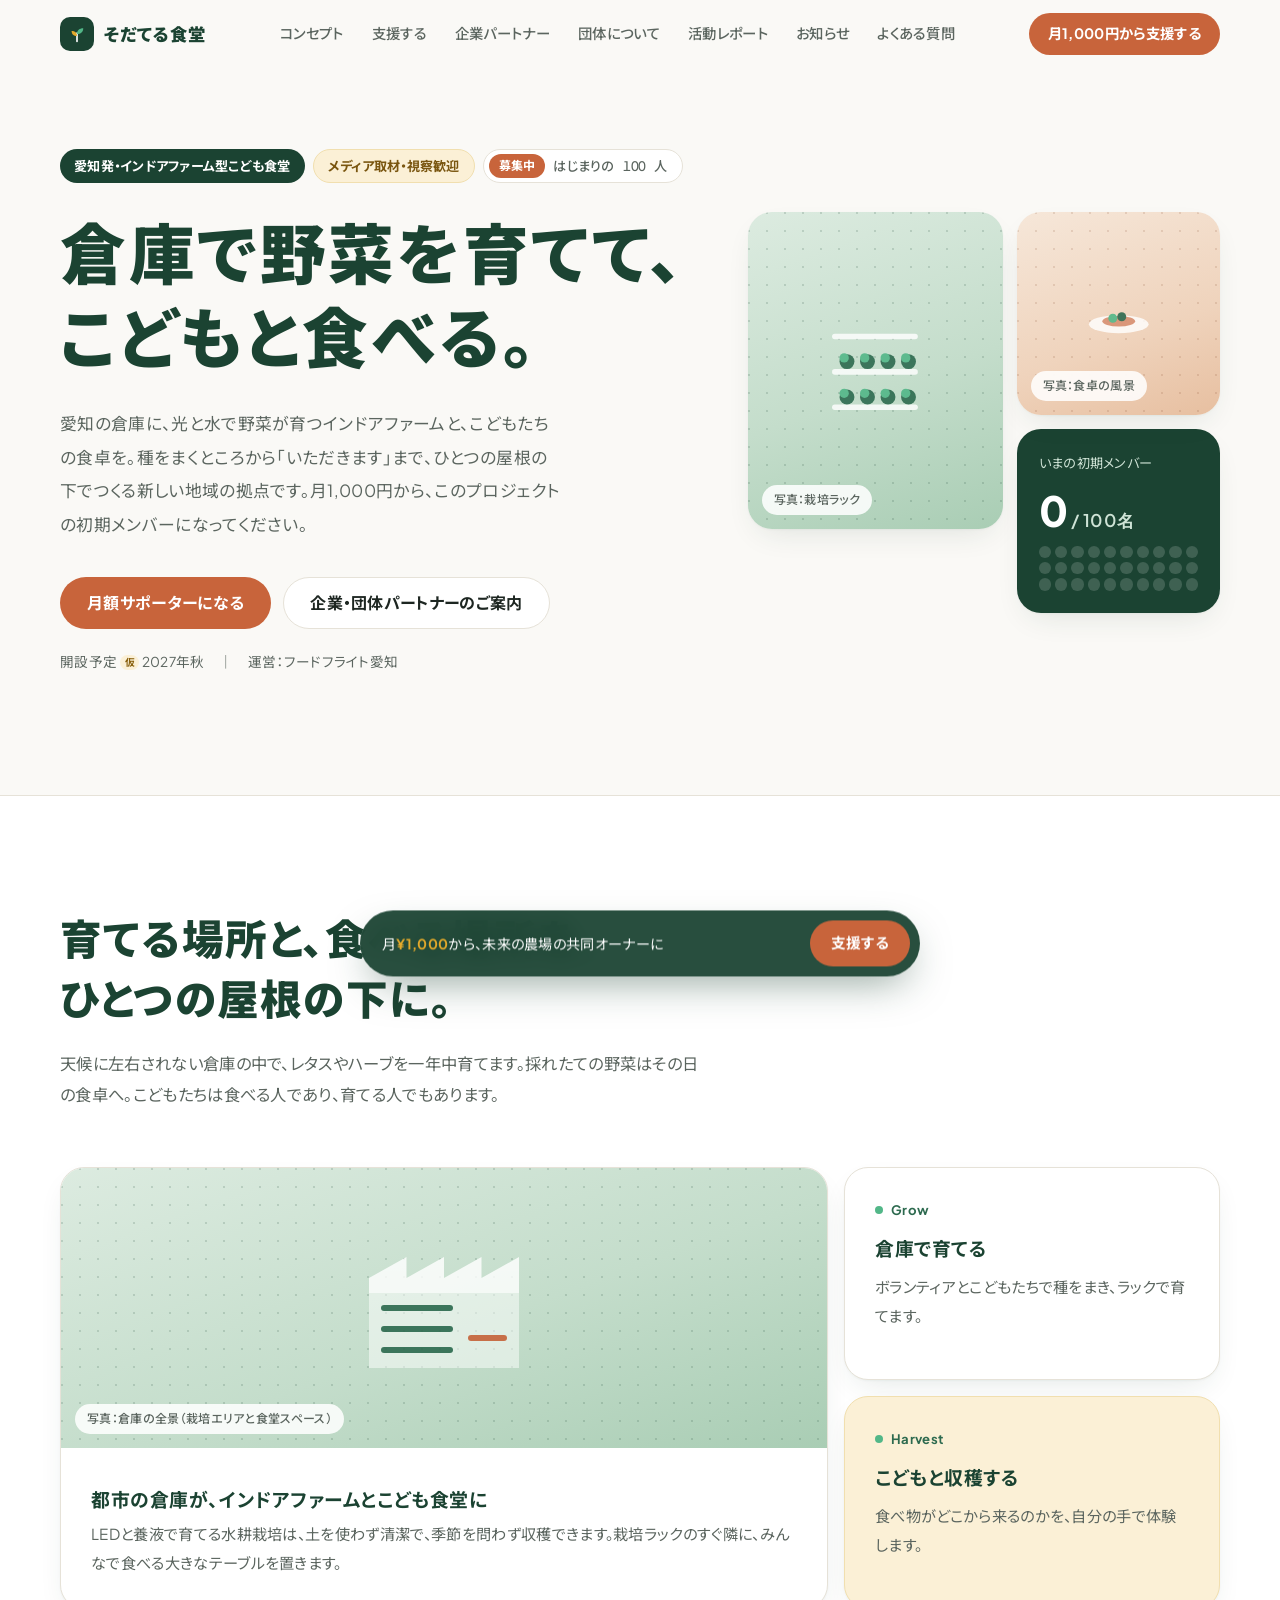
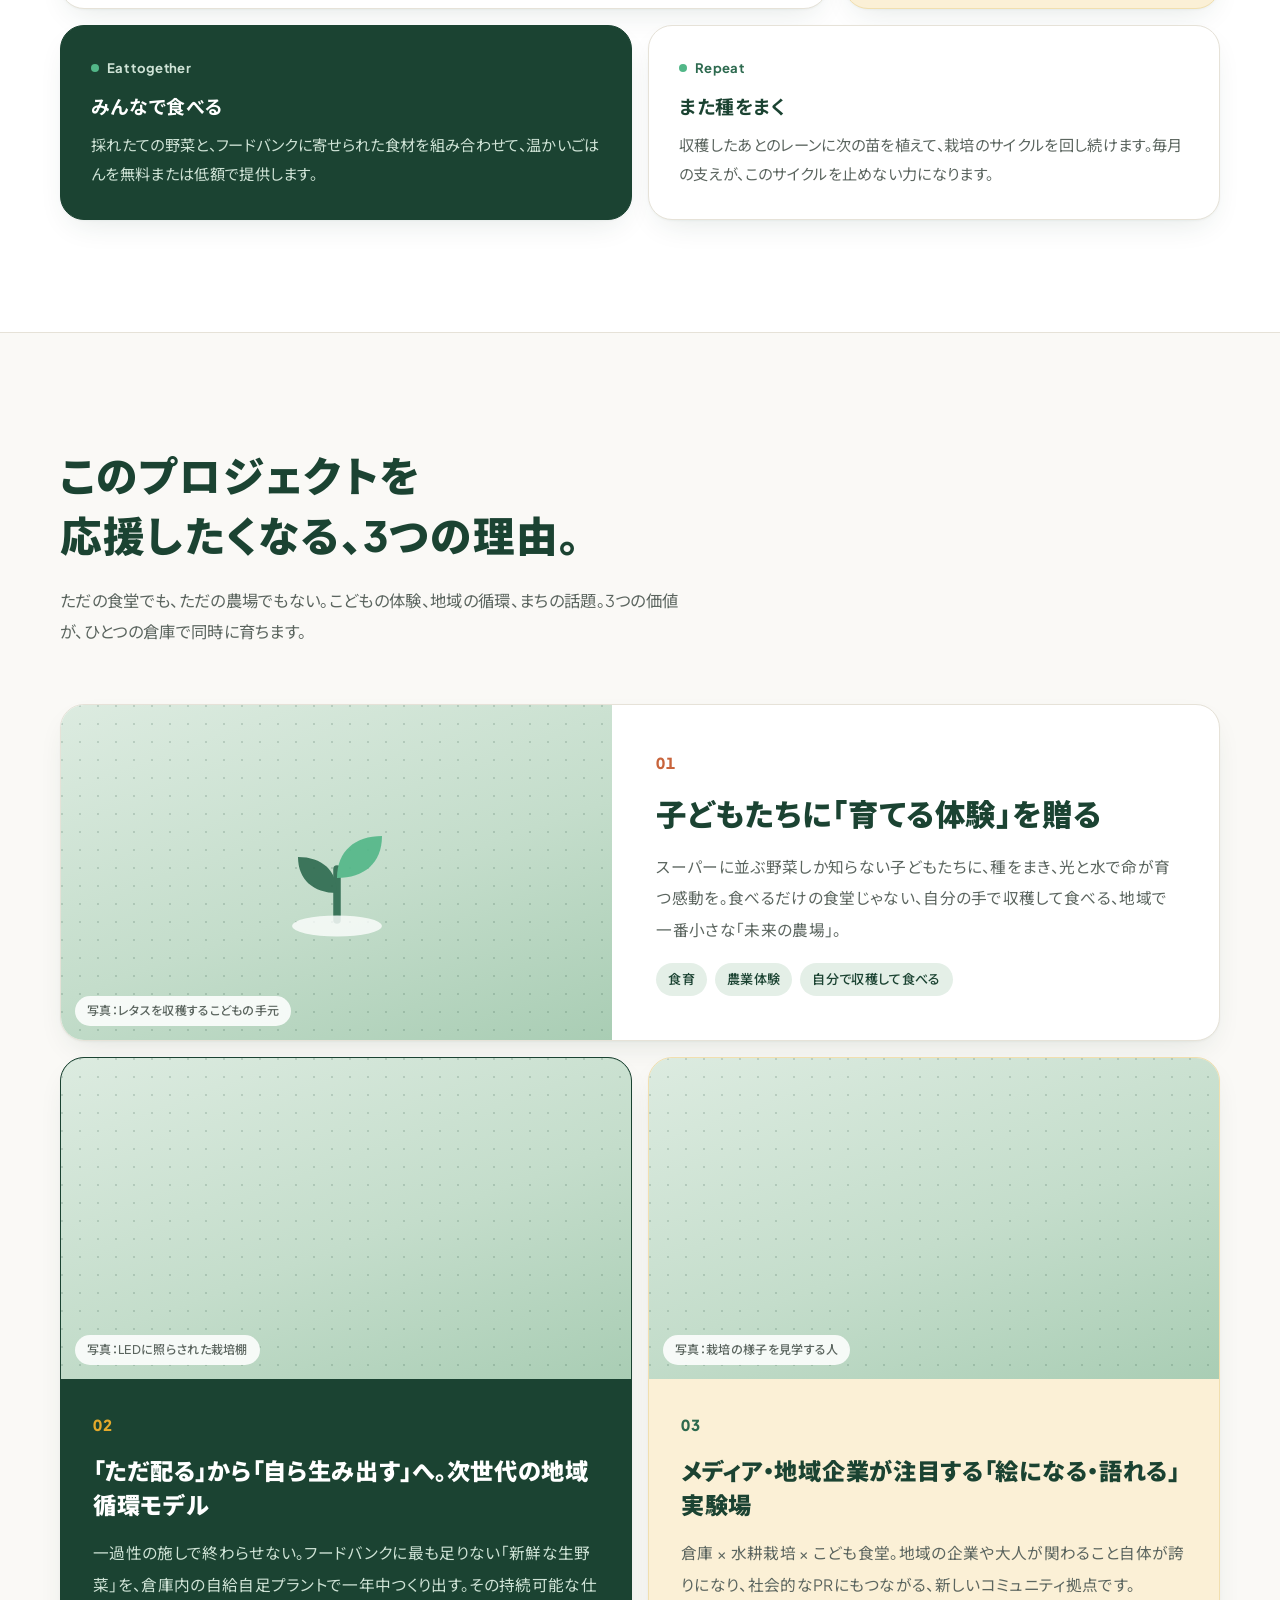
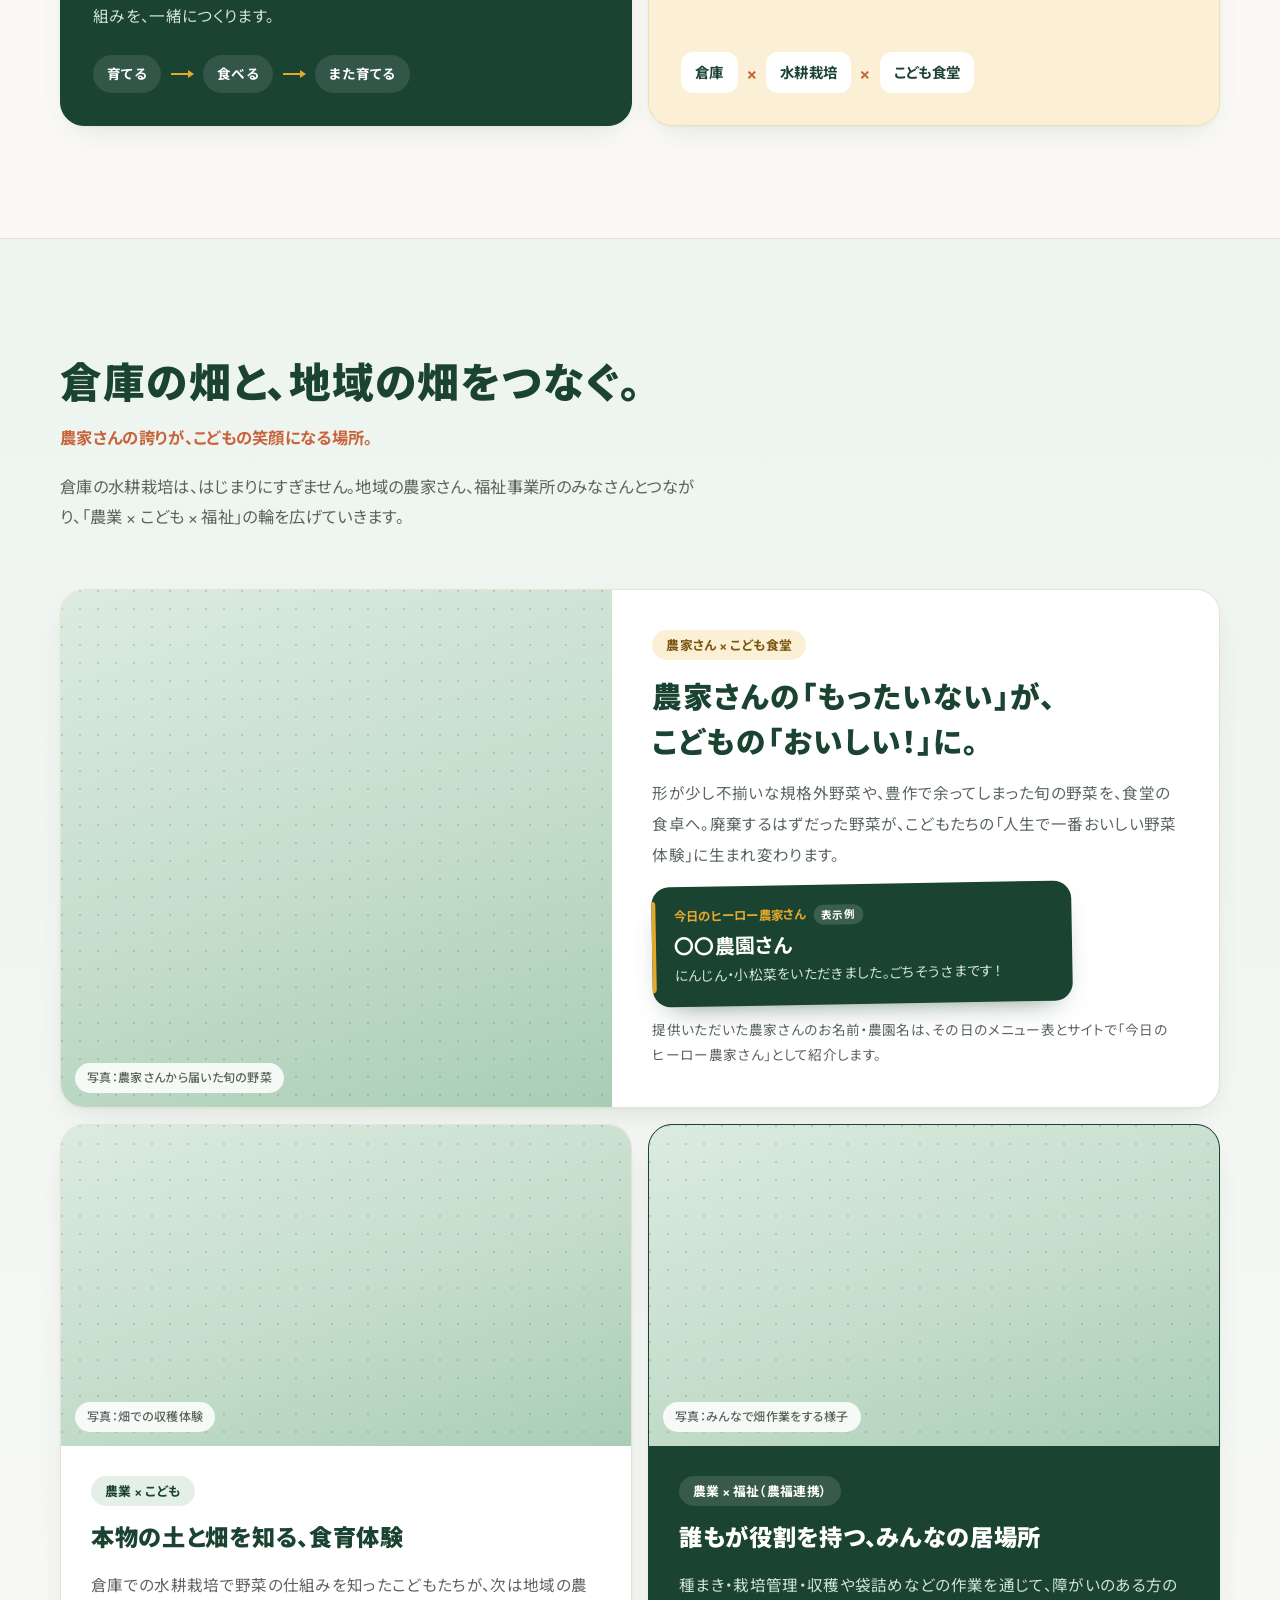
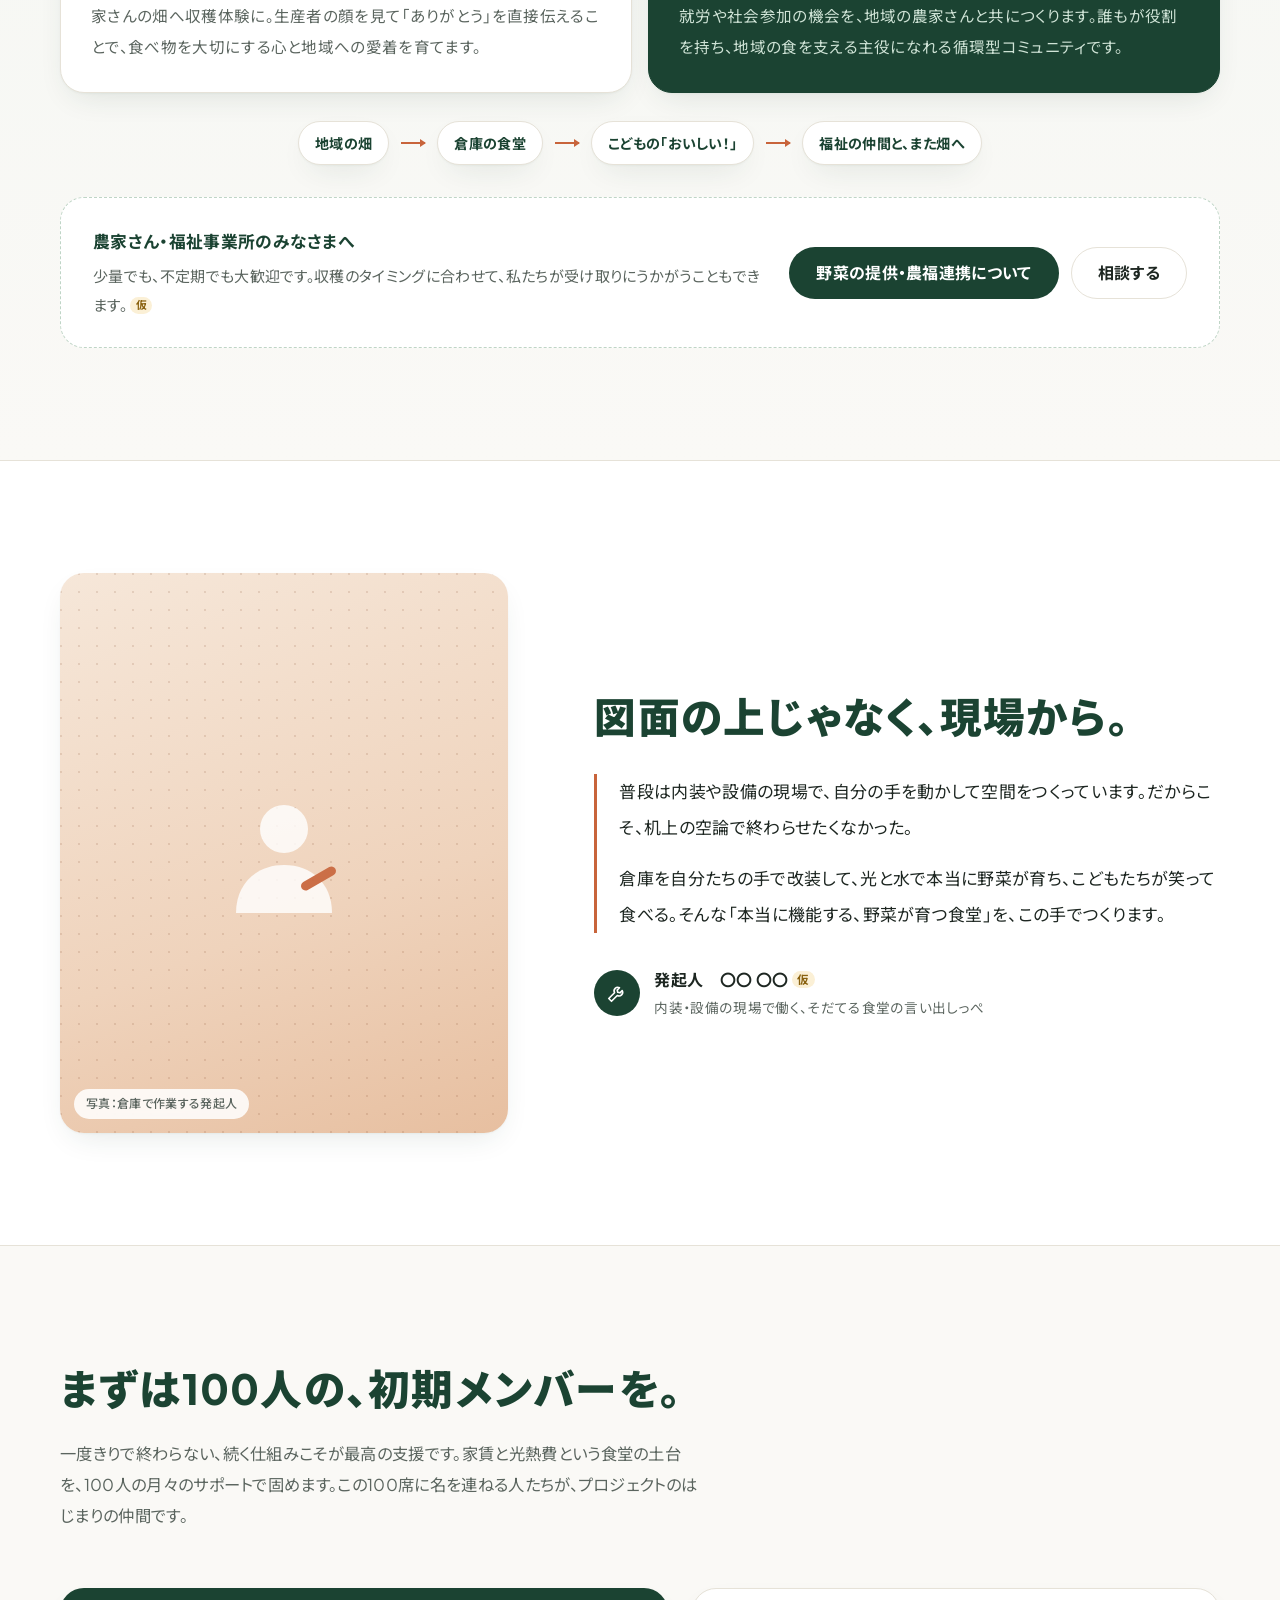
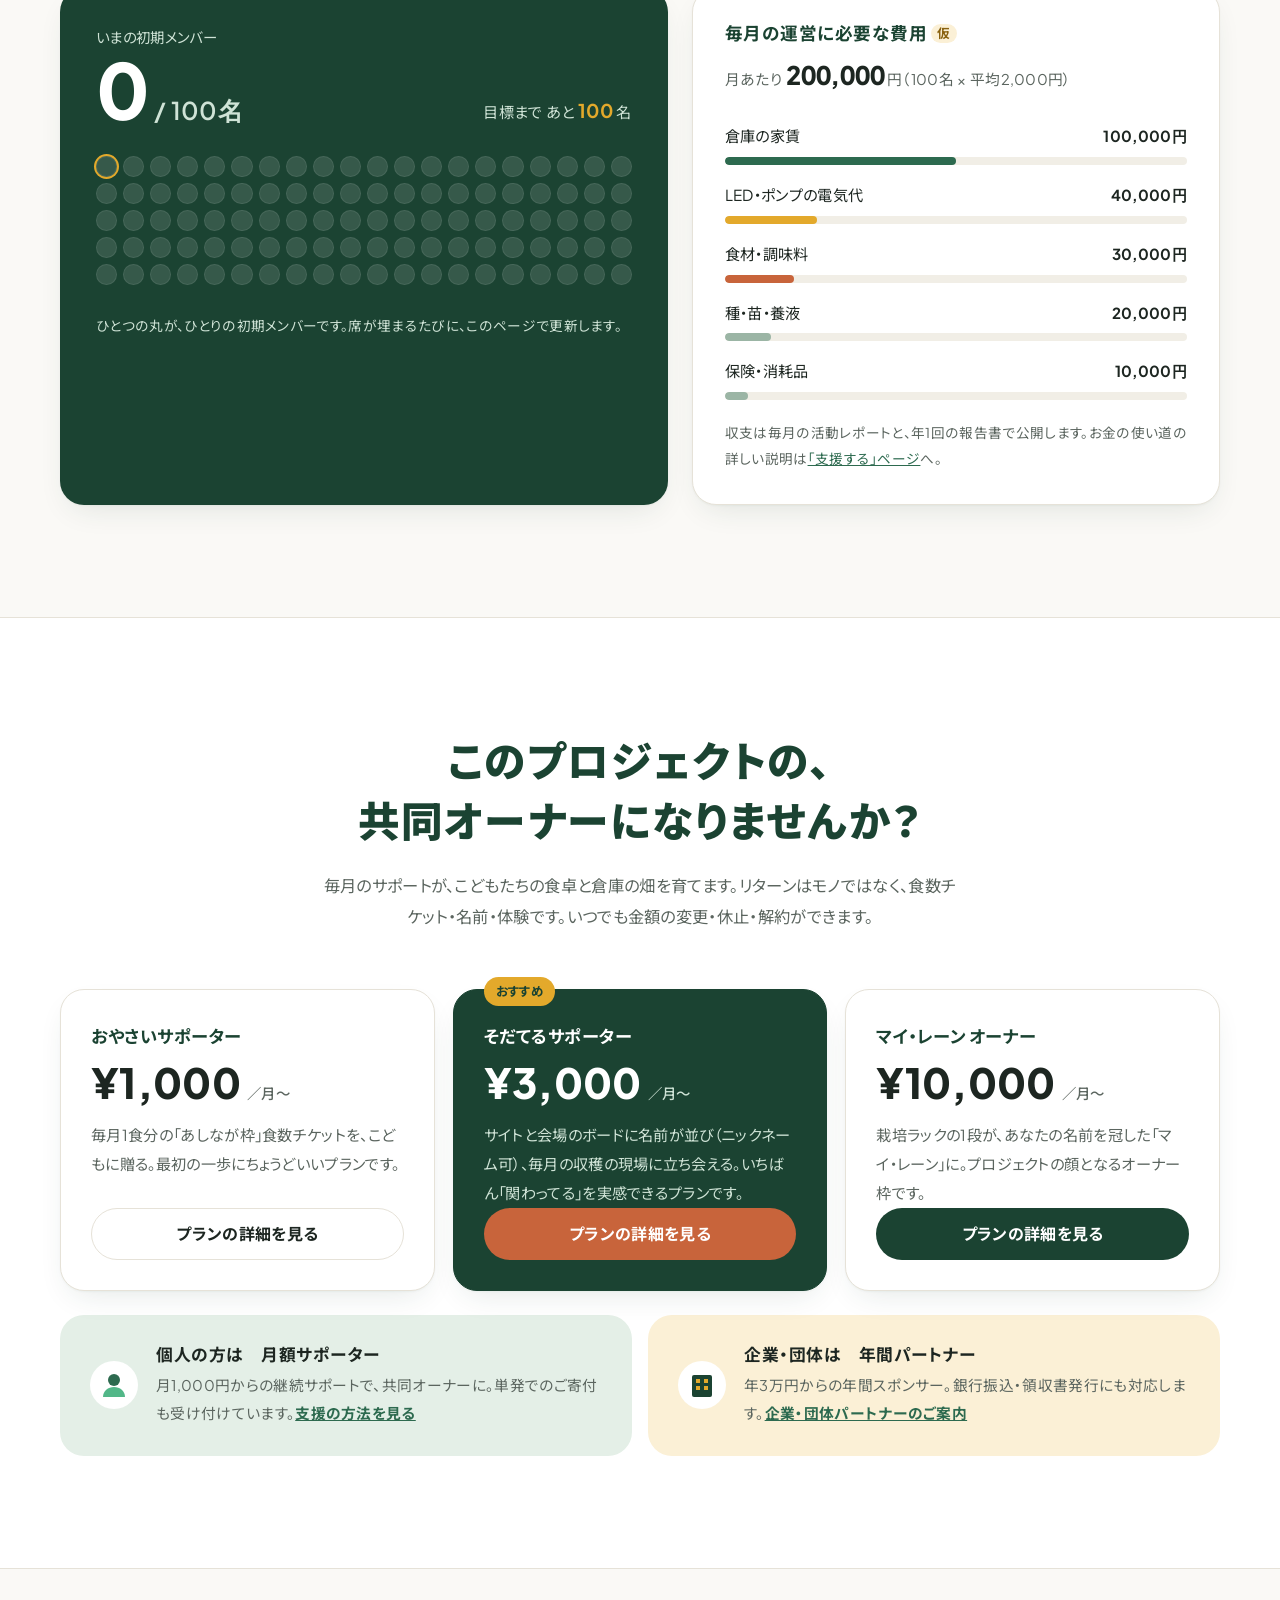
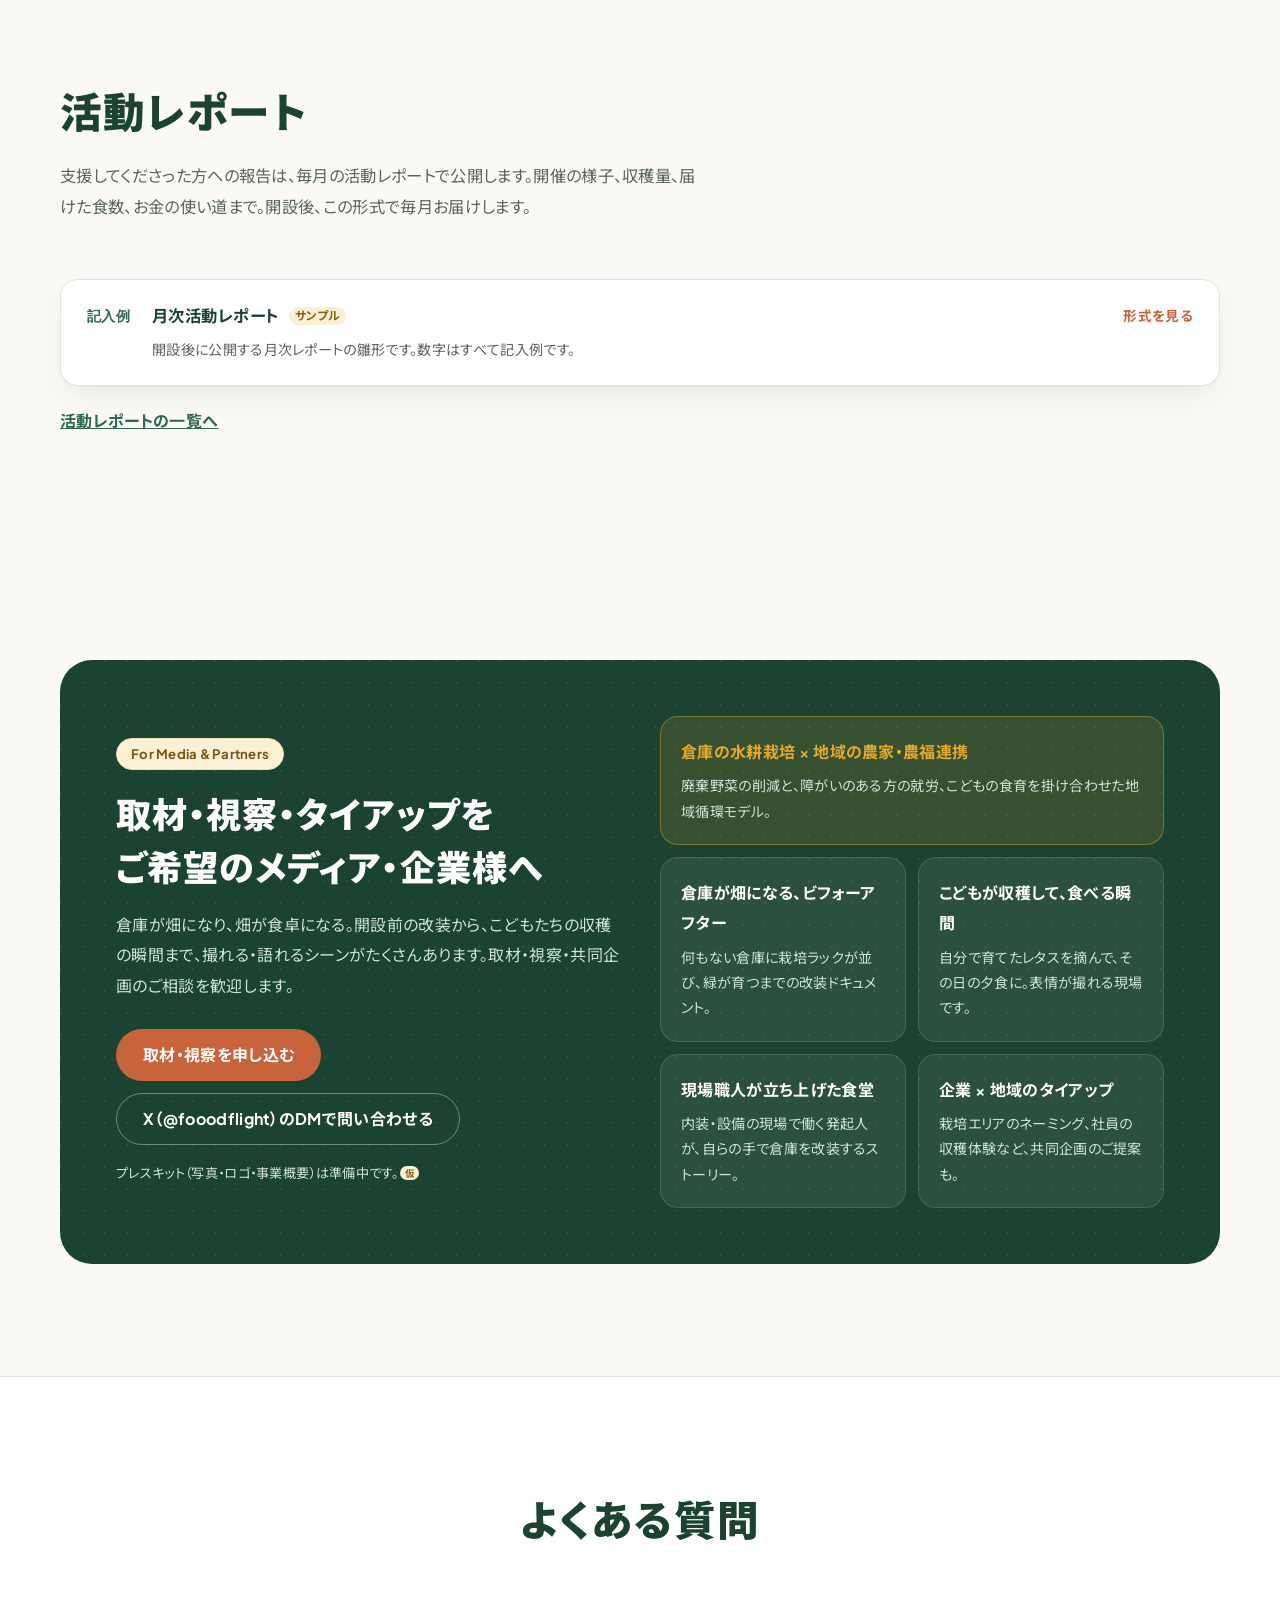
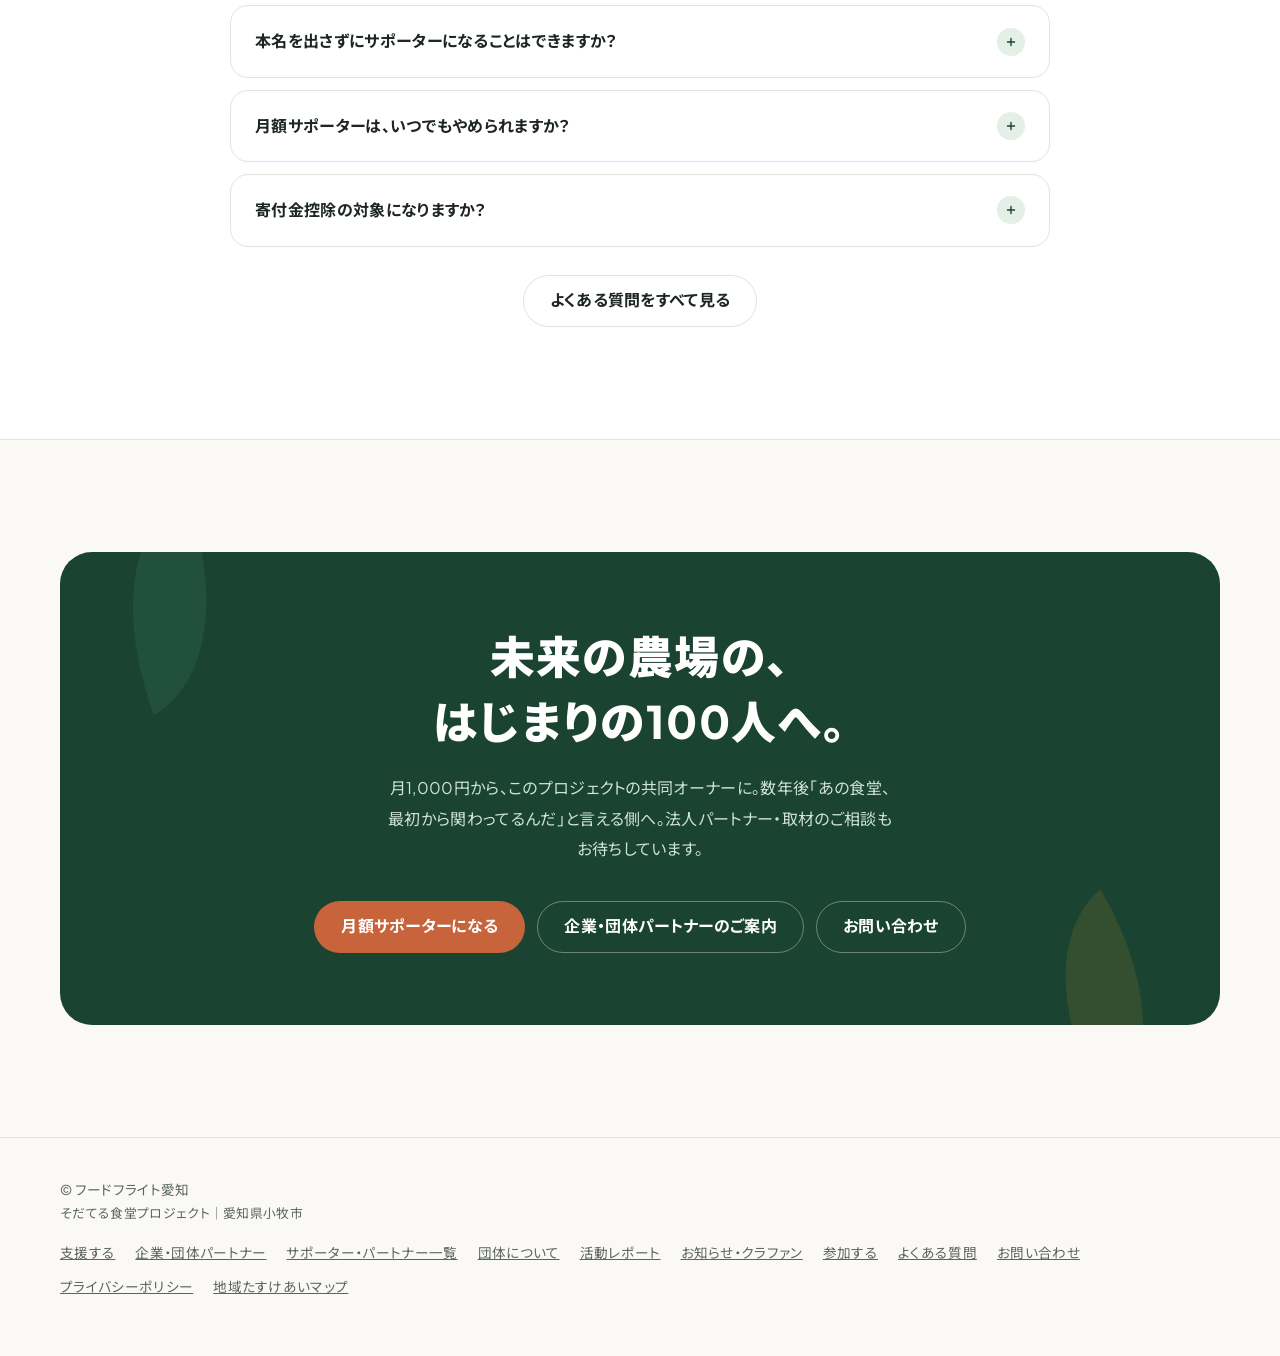
<file: index.html>
<!doctype html>
<html lang="ja">
<head>
<meta charset="utf-8">
<meta name="viewport" content="width=device-width, initial-scale=1, viewport-fit=cover">
<title>そだてる食堂｜愛知発・インドアファーム型こども食堂</title>
<meta name="description" content="倉庫×水耕栽培×こども食堂。愛知の倉庫に、光と水で野菜が育つインドアファームと、こどもたちの食卓をつくります。月1,000円から、はじまりの100人のサポーターを募集中。">
<meta property="og:type" content="website">
<meta property="og:site_name" content="そだてる食堂">
<meta property="og:title" content="そだてる食堂｜愛知発・インドアファーム型こども食堂">
<meta property="og:description" content="倉庫×水耕栽培×こども食堂。愛知の倉庫に、光と水で野菜が育つインドアファームと、こどもたちの食卓をつくります。月1,000円から、はじまりの100人のサポーターを募集中。">
<meta property="og:url" content="https://foodflight-aichi.github.io/sodateru/">
<meta property="og:image" content="https://foodflight-aichi.github.io/sodateru/ogp.png">
<meta property="og:locale" content="ja_JP">
<meta name="twitter:card" content="summary_large_image">
<meta name="twitter:image" content="https://foodflight-aichi.github.io/sodateru/ogp.png">
<meta name="theme-color" content="#FAF9F6">
<link rel="icon" href="favicon.svg" type="image/svg+xml">
<link rel="preconnect" href="https://fonts.googleapis.com">
<link rel="preconnect" href="https://fonts.gstatic.com" crossorigin>
<link href="https://fonts.googleapis.com/css2?family=Plus+Jakarta+Sans:wght@400;500;600;700;800&family=Noto+Sans+JP:wght@400;500;700;900&display=swap" rel="stylesheet">
<link rel="stylesheet" href="style.css">
<script type="application/ld+json">
{"@context":"https://schema.org","@type":"Project","name":"そだてる食堂","description":"倉庫内の水耕栽培プラントで育てた野菜を使うこども食堂プロジェクト","url":"https://foodflight-aichi.github.io/sodateru/","parentOrganization":{"@type":"NGO","name":"フードフライト愛知","areaServed":"愛知県","address":{"@type":"PostalAddress","addressLocality":"小牧市","addressRegion":"愛知県","addressCountry":"JP"}}}
</script>
</head>
<body>
<header class="site-head" id="head">
  <div class="wrap">
    <a class="brand" href="index.html" aria-label="そだてる食堂 トップへ">
      <span class="brand-mark"><svg viewBox="0 0 24 24" aria-hidden="true"><path d="M12 21V11" stroke="#fff" stroke-width="2" stroke-linecap="round"/><path d="M12 12c0-4.5 3-7 7.5-7 0 4.5-3 7-7.5 7z" fill="#52B788"/><path d="M12 14.5c0-3.8-2.4-6-6.5-6 0 3.8 2.4 6 6.5 6z" fill="#E3A92B"/></svg></span>
      そだてる食堂
    </a>
    <nav class="nav" aria-label="メインメニュー">
      <a href="index.html#about">コンセプト</a>
      <a href="support.html">支援する</a>
      <a href="partners.html">企業パートナー</a>
      <a href="about.html">団体について</a>
      <a href="reports.html">活動レポート</a>
      <a href="news.html">お知らせ</a>
      <a href="faq.html">よくある質問</a>
    </nav>
    <div class="head-right">
      <a class="btn btn-primary btn-sm" href="support.html">月1,000円から支援する</a>
      <button class="menu-btn" id="menu-btn" type="button" aria-expanded="false" aria-controls="m-nav" aria-label="メニューを開く"><span></span><span></span><span></span></button>
    </div>
  </div>
  <nav class="m-nav" id="m-nav" aria-label="メニュー">
    <a href="index.html#about">コンセプト</a>
    <a href="support.html">支援する</a>
    <a href="partners.html">企業パートナー</a>
    <a href="about.html">団体について</a>
    <a href="reports.html">活動レポート</a>
    <a href="news.html">お知らせ</a>
    <a href="faq.html">よくある質問</a>
    <a href="join.html">参加する</a>
    <a href="contact.html">お問い合わせ</a>
    <a class="btn btn-primary" href="support.html">月1,000円から支援する</a>
  </nav>
</header>
<main id="top">
<!-- ================= HERO ================= -->
<section class="hero" aria-labelledby="hero-title">
  <div class="wrap hero-grid">
    <div>
      <div class="hero-tags">
        <span class="tag tag-green">愛知発・インドアファーム型こども食堂</span>
        <span class="tag tag-sun">メディア取材・視察歓迎</span>
        <span class="tag tag-line"><b>募集中</b>はじまりの<span class="num js-goal-text">100</span>人</span>
      </div>
      <h1 id="hero-title"><span class="line">倉庫で野菜を育てて、</span><span class="line">こどもと食べる。</span></h1>
      <p class="hero-lead">愛知の倉庫に、光と水で野菜が育つインドアファームと、こどもたちの食卓を。種をまくところから「いただきます」まで、ひとつの屋根の下でつくる新しい地域の拠点です。月1,000円から、このプロジェクトの初期メンバーになってください。</p>
      <div class="hero-actions">
        <a class="btn btn-primary" href="support.html">月額サポーターになる</a>
        <a class="btn btn-ghost" href="partners.html">企業・団体パートナーのご案内</a>
      </div>
      <p class="hero-meta">開設予定 <span class="tmp">仮</span> 2027年秋　｜　運営：フードフライト愛知</p>
    </div>

    <div class="collage">
      <div class="ph ph-main" data-label="写真：栽培ラック">
        <svg class="ph-icon" viewBox="0 0 120 120" aria-hidden="true"><rect x="14" y="20" width="92" height="6" rx="3" fill="#fff" opacity=".9"/><rect x="14" y="58" width="92" height="6" rx="3" fill="#fff" opacity=".9"/><rect x="14" y="96" width="92" height="6" rx="3" fill="#fff" opacity=".9"/><g fill="#2D6A4F"><circle cx="30" cy="50" r="8"/><circle cx="52" cy="50" r="8"/><circle cx="74" cy="50" r="8"/><circle cx="96" cy="50" r="8"/><circle cx="30" cy="88" r="8"/><circle cx="52" cy="88" r="8"/><circle cx="74" cy="88" r="8"/><circle cx="96" cy="88" r="8"/></g><g fill="#52B788"><circle cx="27" cy="46" r="5"/><circle cx="49" cy="46" r="5"/><circle cx="71" cy="46" r="5"/><circle cx="93" cy="46" r="5"/><circle cx="27" cy="84" r="5"/><circle cx="49" cy="84" r="5"/><circle cx="71" cy="84" r="5"/><circle cx="93" cy="84" r="5"/></g></svg>
        <img src="https://images.pexels.com/photos/10269716/pexels-photo-10269716.jpeg?auto=compress&cs=tinysrgb&w=1400" alt="LEDライトの下で育つ水耕栽培のレタス" decoding="async" fetchpriority="high">
      </div>
      <div class="ph warm ph-sub" data-label="写真：食卓の風景">
        <svg class="ph-icon" viewBox="0 0 120 120" aria-hidden="true"><ellipse cx="60" cy="74" rx="40" ry="12" fill="#fff" opacity=".9"/><ellipse cx="60" cy="70" rx="22" ry="7" fill="#C8643B" opacity=".7"/><circle cx="52" cy="66" r="6" fill="#52B788"/><circle cx="64" cy="64" r="6" fill="#2D6A4F"/></svg>
        <img src="https://images.pexels.com/photos/4199761/pexels-photo-4199761.jpeg?auto=compress&cs=tinysrgb&w=800" alt="水耕栽培で育つレタスのクローズアップ" decoding="async" fetchpriority="high">
      </div>
      <div class="count-card" aria-label="サポーターの人数">
        <span class="lbl">いまの初期メンバー</span>
        <span class="big"><span class="js-count">0</span><small>/ <span class="js-goal-text">100</span>名</small></span>
        <div class="mini-dots js-mini" aria-hidden="true"></div>
      </div>
    </div>
  </div>
</section>

<!-- ================= CONCEPT (bento) ================= -->
<section class="sec sec-alt" id="about" aria-labelledby="concept-title">
  <div class="wrap">
    <div class="sec-head">
      <h2 id="concept-title"><span class="ib">育てる場所と、</span><span class="ib">食べる場所を、</span><br><span class="ib">ひとつの屋根の下に。</span></h2>
      <p>天候に左右されない倉庫の中で、レタスやハーブを一年中育てます。採れたての野菜はその日の食卓へ。こどもたちは食べる人であり、育てる人でもあります。</p>
    </div>

    <div class="bento">
      <div class="tile t-hero">
        <div class="ph" data-label="写真：倉庫の全景（栽培エリアと食堂スペース）">
          <svg class="ph-icon" viewBox="0 0 120 120" aria-hidden="true"><path d="M10 50 L10 40 L35 26 L35 40 L60 26 L60 40 L85 26 L85 40 L110 26 L110 50Z" fill="#fff" opacity=".9"/><rect x="10" y="50" width="100" height="50" fill="#fff" opacity=".55"/><rect x="18" y="58" width="48" height="4" rx="2" fill="#2D6A4F"/><rect x="18" y="72" width="48" height="4" rx="2" fill="#2D6A4F"/><rect x="18" y="86" width="48" height="4" rx="2" fill="#2D6A4F"/><rect x="76" y="78" width="26" height="4" rx="2" fill="#C8643B"/></svg>
          <img src="https://images.pexels.com/photos/348689/pexels-photo-348689.jpeg?auto=compress&cs=tinysrgb&w=1200" alt="インドアファームで育つ水耕栽培のレタス" decoding="async" loading="lazy">
      </div>
        <div class="cap">
          <h3>都市の倉庫が、インドアファームとこども食堂に</h3>
          <p style="margin-top:8px">LEDと養液で育てる水耕栽培は、土を使わず清潔で、季節を問わず収穫できます。栽培ラックのすぐ隣に、みんなで食べる大きなテーブルを置きます。</p>
        </div>
      </div>
      <div class="tile t-step">
        <span class="step">Grow</span>
        <h3>倉庫で育てる</h3>
        <p>ボランティアとこどもたちで種をまき、ラックで育てます。</p>
      </div>
      <div class="tile t-step t-sun">
        <span class="step">Harvest</span>
        <h3>こどもと収穫する</h3>
        <p>食べ物がどこから来るのかを、自分の手で体験します。</p>
      </div>
      <div class="tile t-wide t-dark">
        <span class="step" style="color:#CFE3D6">Eat together</span>
        <h3>みんなで食べる</h3>
        <p>採れたての野菜と、フードバンクに寄せられた食材を組み合わせて、温かいごはんを無料または低額で提供します。</p>
      </div>
      <div class="tile t-wide">
        <span class="step">Repeat</span>
        <h3>また種をまく</h3>
        <p>収穫したあとのレーンに次の苗を植えて、栽培のサイクルを回し続けます。毎月の支えが、このサイクルを止めない力になります。</p>
      </div>
    </div>
  </div>
</section>

<!-- ================= REASONS ================= -->
<section class="sec" id="reasons" aria-labelledby="reasons-title">
  <div class="wrap">
    <div class="sec-head">
      <h2 id="reasons-title"><span class="ib">このプロジェクトを</span><span class="ib">応援したくなる、</span><span class="ib">3つの理由。</span></h2>
      <p>ただの食堂でも、ただの農場でもない。こどもの体験、地域の循環、まちの話題。3つの価値が、ひとつの倉庫で同時に育ちます。</p>
    </div>

    <ol class="reasons">
      <li class="reason r1">
        <div class="ph" data-label="写真：レタスを収穫するこどもの手元">
          <svg class="ph-icon" viewBox="0 0 120 120" aria-hidden="true"><path d="M60 92V58" stroke="#2D6A4F" stroke-width="5" stroke-linecap="round"/><path d="M60 64c0-18 12-28 30-28 0 18-12 28-30 28z" fill="#52B788"/><path d="M60 74c0-15-10-24-26-24 0 15 10 24 26 24z" fill="#2D6A4F"/><ellipse cx="60" cy="96" rx="30" ry="7" fill="#fff" opacity=".85"/></svg>
          <img src="https://images.pexels.com/photos/7728911/pexels-photo-7728911.jpeg?auto=compress&cs=tinysrgb&w=1200" alt="レタスの苗を植える手元" decoding="async" loading="lazy">
      </div>
        <div class="reason-body">
          <span class="reason-no num">01</span>
          <h3>子どもたちに「育てる体験」を贈る</h3>
          <p>スーパーに並ぶ野菜しか知らない子どもたちに、種をまき、光と水で命が育つ感動を。食べるだけの食堂じゃない、自分の手で収穫して食べる、地域で一番小さな「未来の農場」。</p>
          <ul class="reason-tags"><li>食育</li><li>農業体験</li><li>自分で収穫して食べる</li></ul>
        </div>
      </li>
      <li class="reason r2">
        <div class="ph r-photo" data-label="写真：LEDに照らされた栽培棚"><img src="https://images.pexels.com/photos/3912479/pexels-photo-3912479.jpeg?auto=compress&cs=tinysrgb&w=900" alt="LEDに照らされたインドアファームの栽培棚" decoding="async" loading="lazy"></div>
        <div class="reason-body">
          <span class="reason-no num">02</span>
          <h3>「ただ配る」から「自ら生み出す」へ。次世代の地域循環モデル</h3>
          <p>一過性の施しで終わらせない。フードバンクに最も足りない「新鮮な生野菜」を、倉庫内の自給自足プラントで一年中つくり出す。その持続可能な仕組みを、一緒につくります。</p>
          <div class="loop" aria-hidden="true">
            <span>育てる</span><i></i><span>食べる</span><i></i><span>また育てる</span>
          </div>
        </div>
      </li>
      <li class="reason r3">
        <div class="ph r-photo" data-label="写真：栽培の様子を見学する人"><img src="https://images.pexels.com/photos/3912520/pexels-photo-3912520.jpeg?auto=compress&cs=tinysrgb&w=900" alt="LEDの下でレタスの生育を観察する様子" decoding="async" loading="lazy"></div>
        <div class="reason-body">
          <span class="reason-no num">03</span>
          <h3>メディア・地域企業が注目する「絵になる・語れる」実験場</h3>
          <p>倉庫 × 水耕栽培 × こども食堂。地域の企業や大人が関わること自体が誇りになり、社会的なPRにもつながる、新しいコミュニティ拠点です。</p>
          <p class="equation"><span>倉庫</span><b>×</b><span>水耕栽培</span><b>×</b><span>こども食堂</span></p>
        </div>
      </li>
    </ol>
  </div>
</section>

<!-- ================= FARM & AGRI-WELFARE ================= -->
<section class="sec farm-sec" id="farm" aria-labelledby="farm-title">
  <div class="wrap">
    <div class="sec-head">
      <h2 id="farm-title"><span class="ib">倉庫の畑と、</span><span class="ib">地域の畑をつなぐ。</span></h2>
      <p class="farm-sub"><span class="ib">農家さんの誇りが、</span><span class="ib">こどもの笑顔になる場所。</span></p>
      <p>倉庫の水耕栽培は、はじまりにすぎません。地域の農家さん、福祉事業所のみなさんとつながり、「農業 × こども × 福祉」の輪を広げていきます。</p>
    </div>

    <div class="farm-grid">
      <article class="farm-card f1">
        <div class="ph" data-label="写真：農家さんから届いた旬の野菜">
          <img src="https://images.pexels.com/photos/7658807/pexels-photo-7658807.jpeg?auto=compress&cs=tinysrgb&w=1200" alt="収穫したばかりの葉物野菜" decoding="async" loading="lazy">
        </div>
        <div class="farm-body">
          <span class="farm-pill">農家さん × こども食堂</span>
          <h3>農家さんの「もったいない」が、<br>こどもの「おいしい！」に。</h3>
          <p>形が少し不揃いな規格外野菜や、豊作で余ってしまった旬の野菜を、食堂の食卓へ。廃棄するはずだった野菜が、こどもたちの「人生で一番おいしい野菜体験」に生まれ変わります。</p>
          <div class="hero-board" aria-label="メニュー表での紹介の例">
            <span class="hb-label">今日のヒーロー農家さん <span class="hb-ex">表示例</span></span>
            <b>〇〇農園さん</b>
            <span class="hb-item">にんじん・小松菜をいただきました。ごちそうさまです！</span>
          </div>
          <p class="farm-note">提供いただいた農家さんのお名前・農園名は、その日のメニュー表とサイトで「今日のヒーロー農家さん」として紹介します。</p>
        </div>
      </article>

      <article class="farm-card f2">
        <div class="ph fc-photo" data-label="写真：畑での収穫体験">
          <img src="https://images.pexels.com/photos/7728070/pexels-photo-7728070.jpeg?auto=compress&cs=tinysrgb&w=900" alt="畑に苗を植える手元" decoding="async" loading="lazy">
        </div>
        <div class="farm-body">
          <span class="farm-pill">農業 × こども</span>
          <h3>本物の土と畑を知る、食育体験</h3>
          <p>倉庫での水耕栽培で野菜の仕組みを知ったこどもたちが、次は地域の農家さんの畑へ収穫体験に。生産者の顔を見て「ありがとう」を直接伝えることで、食べ物を大切にする心と地域への愛着を育てます。</p>
        </div>
      </article>

      <article class="farm-card f3">
        <div class="ph fc-photo" data-label="写真：みんなで畑作業をする様子">
          <img src="https://images.pexels.com/photos/5529587/pexels-photo-5529587.jpeg?auto=compress&cs=tinysrgb&w=900" alt="葉物野菜の畑で作業する人たち" decoding="async" loading="lazy">
        </div>
        <div class="farm-body">
          <span class="farm-pill">農業 × 福祉（農福連携）</span>
          <h3>誰もが役割を持つ、みんなの居場所</h3>
          <p>種まき・栽培管理・収穫や袋詰めなどの作業を通じて、障がいのある方の就労や社会参加の機会を、地域の農家さんと共につくります。誰もが役割を持ち、地域の食を支える主役になれる循環型コミュニティです。</p>
        </div>
      </article>
    </div>

    <div class="farm-flow" aria-label="農の循環">
      <span>地域の畑</span><i aria-hidden="true"></i><span>倉庫の食堂</span><i aria-hidden="true"></i><span>こどもの「おいしい！」</span><i aria-hidden="true"></i><span>福祉の仲間と、また畑へ</span>
    </div>

    <div class="farm-cta">
      <p><b>農家さん・福祉事業所のみなさまへ</b>少量でも、不定期でも大歓迎です。収穫のタイミングに合わせて、私たちが受け取りにうかがうこともできます。 <span class="tmp">仮</span></p>
      <div class="farm-actions">
        <a class="btn btn-dark" href="join.html#farmers">野菜の提供・農福連携について</a>
        <a class="btn btn-ghost" href="contact.html#farm">相談する</a>
      </div>
    </div>
  </div>
</section>

<!-- ================= FOUNDER STORY ================= -->
<section class="sec sec-alt" id="story" aria-labelledby="story-title">
  <div class="wrap story">
    <div class="ph warm story-photo" data-label="写真：倉庫で作業する発起人">
      <svg class="ph-icon" viewBox="0 0 120 120" aria-hidden="true"><circle cx="60" cy="44" r="16" fill="#fff" opacity=".9"/><path d="M28 100c0-20 14-32 32-32s32 12 32 32z" fill="#fff" opacity=".9"/><rect x="70" y="74" width="26" height="6" rx="3" fill="#C8643B" transform="rotate(-30 83 77)"/></svg>
      <img src="https://images.pexels.com/photos/7285920/pexels-photo-7285920.jpeg?auto=compress&cs=tinysrgb&w=1200" alt="電動ドリルで木材を加工する職人の手元" decoding="async" loading="lazy">
      </div>
    <div class="story-body">
      <h2 id="story-title"><span class="ib">図面の上じゃなく、</span><span class="ib">現場から。</span></h2>
      <blockquote>
        <p>普段は内装や設備の現場で、自分の手を動かして空間をつくっています。だからこそ、机上の空論で終わらせたくなかった。</p>
        <p>倉庫を自分たちの手で改装して、光と水で本当に野菜が育ち、こどもたちが笑って食べる。そんな「本当に機能する、野菜が育つ食堂」を、この手でつくります。</p>
      </blockquote>
      <div class="sign">
        <span class="sign-mark" aria-hidden="true"><svg viewBox="0 0 24 24" fill="none" stroke="#fff" stroke-width="1.8" stroke-linecap="round" stroke-linejoin="round"><path d="M14.7 6.3a4 4 0 0 0-5.4 5.4L3 18l3 3 6.3-6.3a4 4 0 0 0 5.4-5.4l-2.5 2.5-2.4-.6-.6-2.4z"/></svg></span>
        <div><b>発起人　〇〇 〇〇 <span class="tmp">仮</span></b><span>内装・設備の現場で働く、そだてる食堂の言い出しっぺ</span></div>
      </div>
    </div>
  </div>
</section>

<!-- ================= 100 SUPPORTERS ================= -->
<section class="sec" id="goal" aria-labelledby="goal-title">
  <div class="wrap">
    <div class="sec-head">
      <h2 id="goal-title"><span class="ib">まずは100人の、</span><span class="ib">初期メンバーを。</span></h2>
      <p>一度きりで終わらない、続く仕組みこそが最高の支援です。家賃と光熱費という食堂の土台を、100人の月々のサポートで固めます。この100席に名を連ねる人たちが、プロジェクトのはじまりの仲間です。</p>
    </div>

    <div class="goal">
      <div class="goal-card">
        <div class="goal-top">
          <div>
            <p class="lbl">いまの初期メンバー</p>
            <p class="goal-count"><span class="js-count">0</span><small>/ <span class="js-goal-text">100</span>名</small></p>
          </div>
          <p class="goal-rest">目標まで あと <b class="js-rest">100</b> 名</p>
        </div>
        <div class="seats js-seats" role="img" aria-label="100席のうち埋まっている席の数"></div>
        <p class="goal-note">ひとつの丸が、ひとりの初期メンバーです。席が埋まるたびに、このページで更新します。</p>
      </div>

      <div class="budget">
        <h3>毎月の運営に必要な費用 <span class="tmp">仮</span></h3>
        <p class="total">月あたり <b class="num">200,000</b>円（100名 × 平均2,000円）</p>
        <ul>
          <li><span>倉庫の家賃</span><span class="amt">100,000円</span><span class="bar"><span style="width:50%"></span></span></li>
          <li><span>LED・ポンプの電気代</span><span class="amt">40,000円</span><span class="bar"><span style="width:20%"></span></span></li>
          <li><span>食材・調味料</span><span class="amt">30,000円</span><span class="bar"><span style="width:15%"></span></span></li>
          <li><span>種・苗・養液</span><span class="amt">20,000円</span><span class="bar"><span style="width:10%"></span></span></li>
          <li><span>保険・消耗品</span><span class="amt">10,000円</span><span class="bar"><span style="width:5%"></span></span></li>
        </ul>
        <p class="foot">収支は毎月の活動レポートと、年1回の報告書で公開します。お金の使い道の詳しい説明は<a href="support.html">「支援する」ページ</a>へ。</p>
      </div>
    </div>
  </div>
</section>

<!-- ================= SUPPORT ENTRY ================= -->
<section class="sec sec-alt" id="support-entry" aria-labelledby="entry-title">
  <div class="wrap">
    <div class="sec-head center">
      <h2 id="entry-title"><span class="ib">このプロジェクトの、</span><span class="ib">共同オーナーになりませんか？</span></h2>
      <p>毎月のサポートが、こどもたちの食卓と倉庫の畑を育てます。リターンはモノではなく、食数チケット・名前・体験です。いつでも金額の変更・休止・解約ができます。</p>
    </div>

    <div class="plans">
      <article class="plan">
        <h3 class="plan-name">おやさいサポーター</h3>
        <p class="plan-price"><span class="yen">¥1,000</span><span class="per">／月〜</span></p>
        <p class="plan-lead">毎月1食分の「あしなが枠」食数チケットを、こどもに贈る。最初の一歩にちょうどいいプランです。</p>
        <a class="btn btn-ghost btn-block" href="support.html">プランの詳細を見る</a>
      </article>
      <article class="plan featured">
        <span class="plan-flag">おすすめ</span>
        <h3 class="plan-name">そだてるサポーター</h3>
        <p class="plan-price"><span class="yen">¥3,000</span><span class="per">／月〜</span></p>
        <p class="plan-lead">サイトと会場のボードに名前が並び（ニックネーム可）、毎月の収穫の現場に立ち会える。いちばん「関わってる」を実感できるプランです。</p>
        <a class="btn btn-primary btn-block" href="support.html">プランの詳細を見る</a>
      </article>
      <article class="plan">
        <h3 class="plan-name">マイ・レーン オーナー</h3>
        <p class="plan-price"><span class="yen">¥10,000</span><span class="per">／月〜</span></p>
        <p class="plan-lead">栽培ラックの1段が、あなたの名前を冠した「マイ・レーン」に。プロジェクトの顔となるオーナー枠です。</p>
        <a class="btn btn-dark btn-block" href="support.html">プランの詳細を見る</a>
      </article>
    </div>

    <div class="roles" style="margin-top:24px;margin-bottom:0">
      <div class="role me">
        <svg viewBox="0 0 48 48" aria-hidden="true"><circle cx="24" cy="24" r="24" fill="#fff"/><circle cx="24" cy="19" r="6" fill="#2D6A4F"/><path d="M13 36c0-6 5-10 11-10s11 4 11 10z" fill="#52B788"/></svg>
        <h3><span class="ib">個人の方は</span>　<span class="ib">月額サポーター</span></h3>
        <p>月1,000円からの継続サポートで、共同オーナーに。単発でのご寄付も受け付けています。<a href="support.html">支援の方法を見る</a></p>
      </div>
      <div class="role co">
        <svg viewBox="0 0 48 48" aria-hidden="true"><circle cx="24" cy="24" r="24" fill="#fff"/><rect x="14" y="14" width="20" height="22" rx="2" fill="#1B4332"/><g fill="#E3A92B"><rect x="18" y="18" width="4" height="4"/><rect x="26" y="18" width="4" height="4"/><rect x="18" y="25" width="4" height="4"/><rect x="26" y="25" width="4" height="4"/></g></svg>
        <h3><span class="ib">企業・団体は</span>　<span class="ib">年間パートナー</span></h3>
        <p>年3万円からの年間スポンサー。銀行振込・領収書発行にも対応します。<a href="partners.html">企業・団体パートナーのご案内</a></p>
      </div>
    </div>
  </div>
</section>

<!-- ================= REPORTS PREVIEW ================= -->
<section class="sec" id="reports-preview" aria-labelledby="reports-title">
  <div class="wrap">
    <div class="sec-head">
      <h2 id="reports-title">活動レポート</h2>
      <p>支援してくださった方への報告は、毎月の活動レポートで公開します。開催の様子、収穫量、届けた食数、お金の使い道まで。開設後、この形式で毎月お届けします。</p>
    </div>
    <div class="post-list">
      <a class="post-card" href="reports/2027-sample.html">
        <time datetime="2027-01">記入例</time>
        <h3>月次活動レポート <span class="tmp">サンプル</span></h3>
        <span class="go">形式を見る</span>
        <p>開設後に公開する月次レポートの雛形です。数字はすべて記入例です。</p>
      </a>
    </div>
    <p style="margin-top:20px"><a href="reports.html" style="font-weight:700">活動レポートの一覧へ</a></p>
  </div>
</section>

<!-- ================= MEDIA ================= -->
<section class="sec media-sec" id="media" aria-labelledby="media-title">
  <div class="wrap">
    <div class="media">
      <div class="media-head">
        <span class="tag tag-sun">For Media &amp; Partners</span>
        <h2 id="media-title"><span class="ib">取材・視察・タイアップを</span><span class="ib">ご希望のメディア・企業様へ</span></h2>
        <p>倉庫が畑になり、畑が食卓になる。開設前の改装から、こどもたちの収穫の瞬間まで、撮れる・語れるシーンがたくさんあります。取材・視察・共同企画のご相談を歓迎します。</p>
        <div class="media-actions">
          <a class="btn btn-primary" href="contact.html#media">取材・視察を申し込む</a>
          <a class="btn btn-ghost" href="#" data-mail="取材・視察について">メールで問い合わせる</a>
        </div>
        <p class="media-note">プレスキット（写真・ロゴ・事業概要）は準備中です。 <span class="tmp">仮</span></p>
      </div>
      <ul class="angles">
        <li class="wide"><b>倉庫の水耕栽培 × 地域の農家・農福連携</b><span>廃棄野菜の削減と、障がいのある方の就労、こどもの食育を掛け合わせた地域循環モデル。</span></li>
        <li><b>倉庫が畑になる、ビフォーアフター</b><span>何もない倉庫に栽培ラックが並び、緑が育つまでの改装ドキュメント。</span></li>
        <li><b>こどもが収穫して、食べる瞬間</b><span>自分で育てたレタスを摘んで、その日の夕食に。表情が撮れる現場です。</span></li>
        <li><b>現場職人が立ち上げた食堂</b><span>内装・設備の現場で働く発起人が、自らの手で倉庫を改装するストーリー。</span></li>
        <li><b>企業 × 地域のタイアップ</b><span>栽培エリアのネーミング、社員の収穫体験など、共同企画のご提案も。</span></li>
      </ul>
    </div>
  </div>
</section>

<!-- ================= FAQ PREVIEW ================= -->
<section class="sec sec-alt" id="faq" aria-labelledby="faq-title">
  <div class="wrap">
    <div class="sec-head center"><h2 id="faq-title">よくある質問</h2></div>
    <div class="faq">
      <details><summary>本名を出さずにサポーターになることはできますか？</summary><p>はい、大歓迎です。サイトや会場ボード・栽培ラックへの表記は、本名だけでなくニックネーム・ペンネーム・イニシャル・「匿名希望（掲載なし）」など、ご希望に合わせて自由にお選びいただけます。</p></details>
      <details><summary>月額サポーターは、いつでもやめられますか？</summary><p>はい。金額の変更・休止・解約はいつでもできます。手続きは、申込先のコングラントのマイページ、またはお問い合わせから行えます。</p></details>
      <details><summary>寄付金控除の対象になりますか？</summary><p>なりません。運営のフードフライト愛知は任意団体で、認定NPO法人等ではないため、そだてる食堂へのご寄付は寄付金控除（所得税・住民税）の対象外です。あらかじめご了承のうえ、ご支援いただけますと幸いです。</p></details>
    </div>
    <p style="margin-top:28px;text-align:center"><a class="btn btn-ghost" href="faq.html">よくある質問をすべて見る</a></p>
  </div>
</section>

<!-- ================= FINAL CTA ================= -->
<section class="final" id="join" aria-labelledby="join-title" style="padding-top:112px">
  <div class="wrap">
    <div class="final-card">
      <svg class="leaf l1" viewBox="0 0 100 100" aria-hidden="true"><path d="M50 95C50 45 70 10 98 5c0 50-20 85-48 90z" fill="#52B788"/></svg>
      <svg class="leaf l2" viewBox="0 0 100 100" aria-hidden="true"><path d="M50 95C50 45 70 10 98 5c0 50-20 85-48 90z" fill="#E3A92B"/></svg>
      <h2 id="join-title"><span class="ib">未来の農場の、</span><br><span class="ib">はじまりの100人へ。</span></h2>
      <p>月1,000円から、このプロジェクトの共同オーナーに。数年後「あの食堂、最初から関わってるんだ」と言える側へ。法人パートナー・取材のご相談もお待ちしています。</p>
      <div class="row">
        <a class="btn btn-primary" href="support.html">月額サポーターになる</a>
        <a class="btn btn-ghost" href="partners.html">企業・団体パートナーのご案内</a>
        <a class="btn btn-ghost" href="contact.html">お問い合わせ</a>
      </div>
    </div>
  </div>
</section>
</main>

<footer>
  <div class="wrap">
    <div class="f-org">© フードフライト愛知<br><span>そだてる食堂プロジェクト｜愛知県小牧市</span></div>
    <nav aria-label="フッター">
      <a href="support.html">支援する</a>
      <a href="partners.html">企業・団体パートナー</a>
      <a href="sponsors.html">サポーター・パートナー一覧</a>
      <a href="about.html">団体について</a>
      <a href="reports.html">活動レポート</a>
      <a href="news.html">お知らせ・クラファン</a>
      <a href="join.html">参加する</a>
      <a href="faq.html">よくある質問</a>
      <a href="contact.html">お問い合わせ</a>
      <a href="privacy.html">プライバシーポリシー</a>
      <a href="https://foodflight-aichi.github.io/map/">地域たすけあいマップ</a>
    </nav>
  </div>
</footer>
<!-- 追従CTA -->
<div class="float" id="float" aria-hidden="true">
  <p>月<b>¥1,000</b>から、未来の農場の共同オーナーに</p>
  <a class="btn btn-primary" href="support.html" tabindex="-1">支援する</a>
</div>
<script src="common.js"></script>
</body>
</html>
</file>
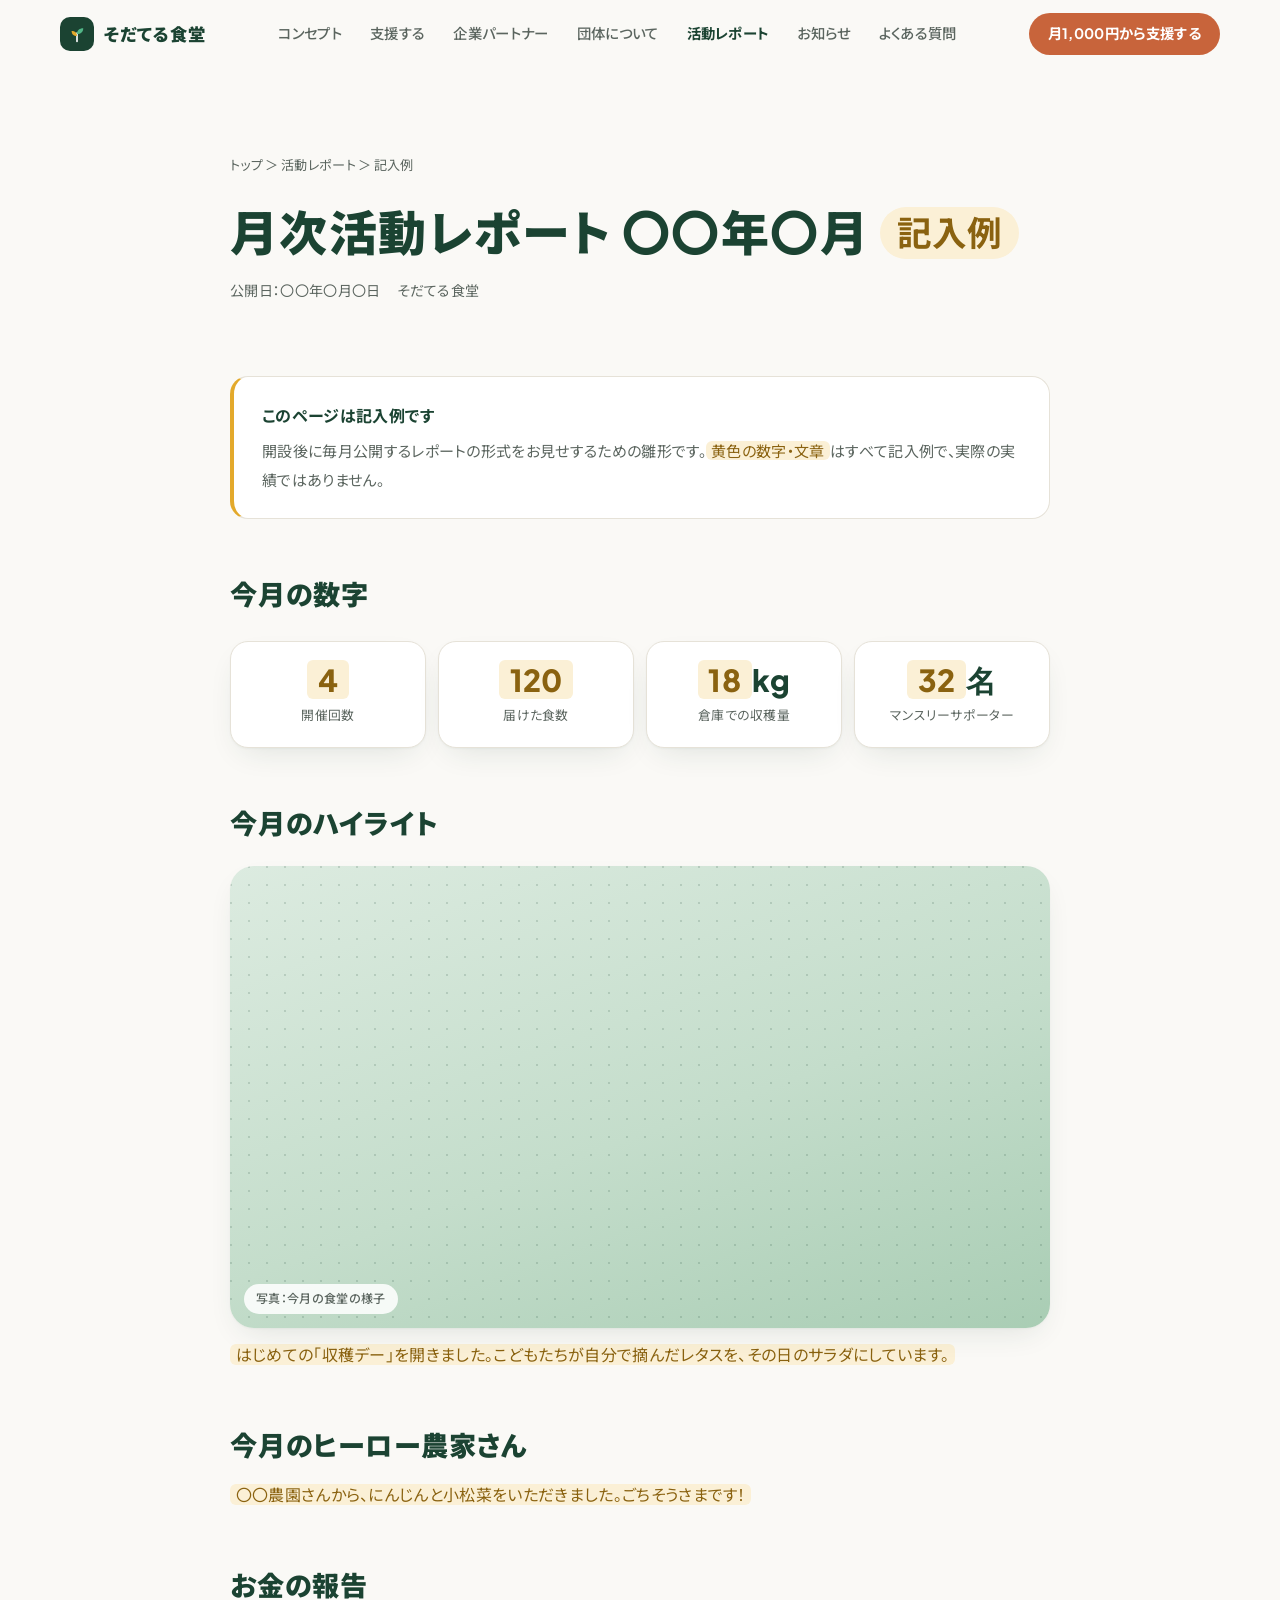
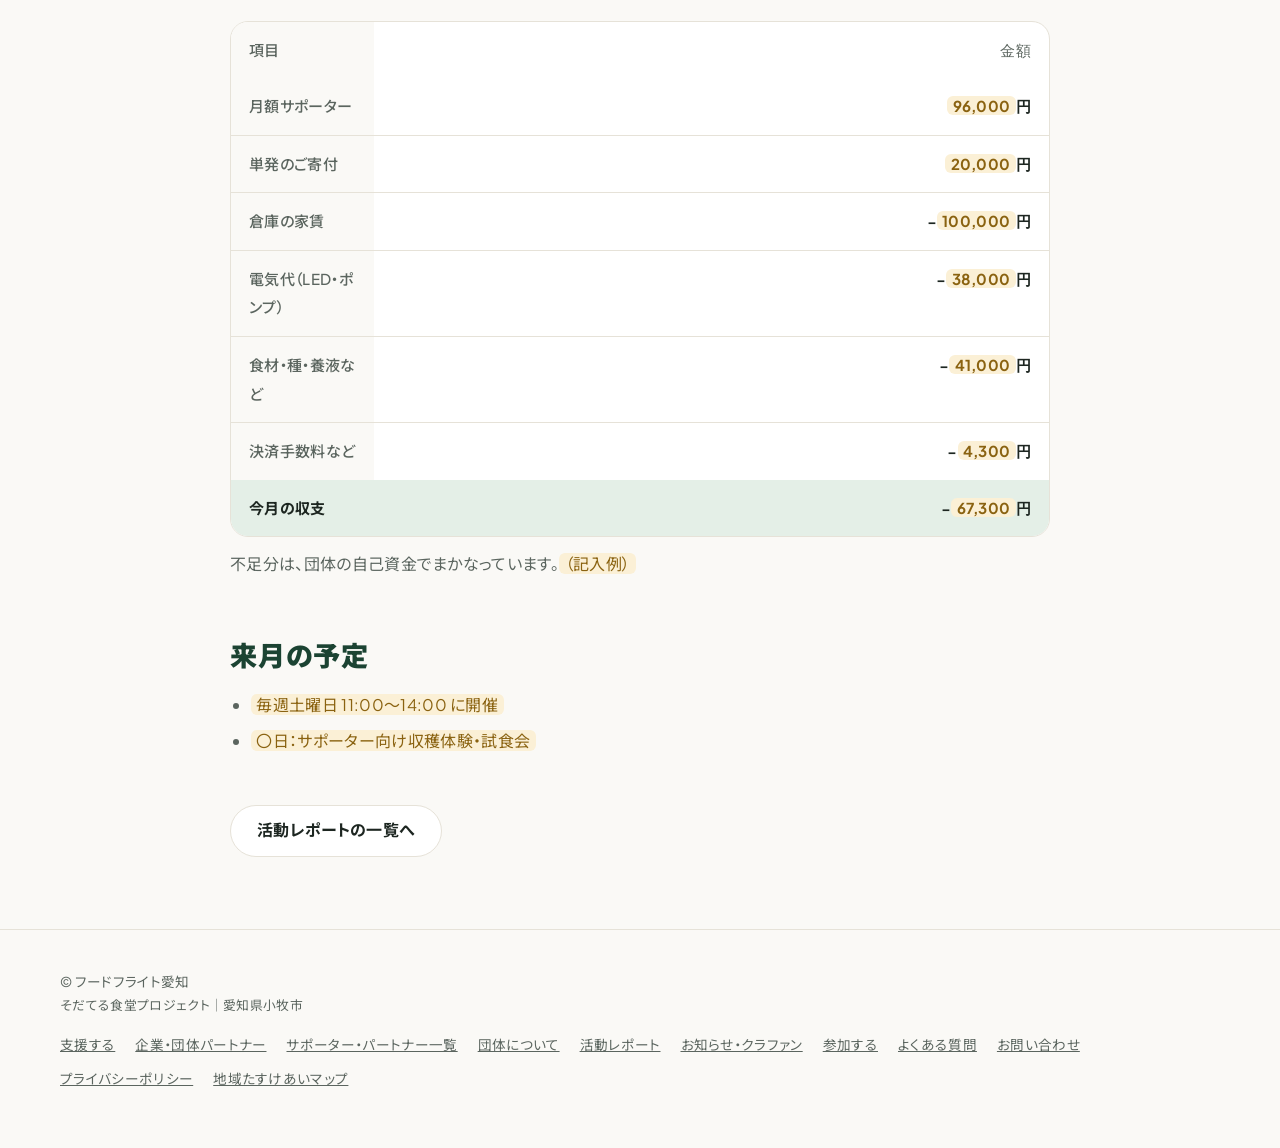
<file: 2027-sample.html>
<!doctype html>
<html lang="ja">
<head>
<meta charset="utf-8">
<meta name="viewport" content="width=device-width, initial-scale=1, viewport-fit=cover">
<title>月次活動レポート（記入例）｜そだてる食堂</title>
<meta name="description" content="開設後に毎月公開する活動レポートの記入例です。数字はすべて記入例です。">
<meta name="robots" content="noindex">
<meta property="og:type" content="website">
<meta property="og:site_name" content="そだてる食堂">
<meta property="og:title" content="月次活動レポート（記入例）｜そだてる食堂">
<meta property="og:description" content="開設後に毎月公開する活動レポートの記入例です。数字はすべて記入例です。">
<meta property="og:url" content="https://foodflight-aichi.github.io/sodateru/reports/2027-sample.html">
<meta property="og:image" content="https://foodflight-aichi.github.io/sodateru/ogp.png">
<meta property="og:locale" content="ja_JP">
<meta name="twitter:card" content="summary_large_image">
<meta name="twitter:image" content="https://foodflight-aichi.github.io/sodateru/ogp.png">
<meta name="theme-color" content="#FAF9F6">
<link rel="icon" href="../favicon.svg" type="image/svg+xml">
<link rel="preconnect" href="https://fonts.googleapis.com">
<link rel="preconnect" href="https://fonts.gstatic.com" crossorigin>
<link href="https://fonts.googleapis.com/css2?family=Plus+Jakarta+Sans:wght@400;500;600;700;800&family=Noto+Sans+JP:wght@400;500;700;900&display=swap" rel="stylesheet">
<link rel="stylesheet" href="../style.css">
</head>
<body>
<header class="site-head" id="head">
  <div class="wrap">
    <a class="brand" href="../index.html" aria-label="そだてる食堂 トップへ">
      <span class="brand-mark"><svg viewBox="0 0 24 24" aria-hidden="true"><path d="M12 21V11" stroke="#fff" stroke-width="2" stroke-linecap="round"/><path d="M12 12c0-4.5 3-7 7.5-7 0 4.5-3 7-7.5 7z" fill="#52B788"/><path d="M12 14.5c0-3.8-2.4-6-6.5-6 0 3.8 2.4 6 6.5 6z" fill="#E3A92B"/></svg></span>
      そだてる食堂
    </a>
    <nav class="nav" aria-label="メインメニュー">
      <a href="../index.html#about">コンセプト</a>
      <a href="../support.html">支援する</a>
      <a href="../partners.html">企業パートナー</a>
      <a href="../about.html">団体について</a>
      <a href="../reports.html" aria-current="page">活動レポート</a>
      <a href="../news.html">お知らせ</a>
      <a href="../faq.html">よくある質問</a>
    </nav>
    <div class="head-right">
      <a class="btn btn-primary btn-sm" href="../support.html">月1,000円から支援する</a>
      <button class="menu-btn" id="menu-btn" type="button" aria-expanded="false" aria-controls="m-nav" aria-label="メニューを開く"><span></span><span></span><span></span></button>
    </div>
  </div>
  <nav class="m-nav" id="m-nav" aria-label="メニュー">
    <a href="../index.html#about">コンセプト</a>
    <a href="../support.html">支援する</a>
    <a href="../partners.html">企業パートナー</a>
    <a href="../about.html">団体について</a>
    <a href="../reports.html" aria-current="page">活動レポート</a>
    <a href="../news.html">お知らせ</a>
    <a href="../faq.html">よくある質問</a>
    <a href="../join.html">参加する</a>
    <a href="../contact.html">お問い合わせ</a>
    <a class="btn btn-primary" href="../support.html">月1,000円から支援する</a>
  </nav>
</header>
<main id="top">
<section class="page-hero" aria-labelledby="page-title">
  <div class="wrap report-body">
    <p class="crumb"><a href="../index.html">トップ</a> ＞ <a href="../reports.html">活動レポート</a> ＞ 記入例</p>
    <h1 id="page-title">月次活動レポート 〇〇年〇月 <span class="tmp">記入例</span></h1>
    <p class="report-meta"><span>公開日：〇〇年〇月〇日</span><span>そだてる食堂</span></p>
  </div>
</section>

<section class="sec-s" aria-label="レポート本文">
  <div class="wrap report-body">
    <div class="note-box">
      <span class="note-title">このページは記入例です</span>
      開設後に毎月公開するレポートの形式をお見せするための雛形です。<span class="fill">黄色の数字・文章</span>はすべて記入例で、実際の実績ではありません。
    </div>

    <h2>今月の数字</h2>
    <div class="kpi">
      <div><div class="n"><span class="fill">4</span></div><div class="l">開催回数</div></div>
      <div><div class="n"><span class="fill">120</span></div><div class="l">届けた食数</div></div>
      <div><div class="n"><span class="fill">18</span>kg</div><div class="l">倉庫での収穫量</div></div>
      <div><div class="n"><span class="fill">32</span>名</div><div class="l">マンスリーサポーター</div></div>
    </div>

    <h2>今月のハイライト</h2>
    <div class="ph" data-label="写真：今月の食堂の様子"></div>
    <p><span class="fill">はじめての「収穫デー」を開きました。こどもたちが自分で摘んだレタスを、その日のサラダにしています。</span></p>

    <h2>今月のヒーロー農家さん</h2>
    <p><span class="fill">〇〇農園さんから、にんじんと小松菜をいただきました。ごちそうさまです！</span></p>

    <h2>お金の報告</h2>
    <table class="r-table">
      <thead><tr><th scope="col">項目</th><td class="num-cell" style="color:var(--ink-soft);font-weight:500">金額</td></tr></thead>
      <tbody>
        <tr><th scope="row">月額サポーター</th><td class="num-cell"><span class="fill">96,000</span>円</td></tr>
        <tr><th scope="row">単発のご寄付</th><td class="num-cell"><span class="fill">20,000</span>円</td></tr>
        <tr><th scope="row">倉庫の家賃</th><td class="num-cell">−<span class="fill">100,000</span>円</td></tr>
        <tr><th scope="row">電気代（LED・ポンプ）</th><td class="num-cell">−<span class="fill">38,000</span>円</td></tr>
        <tr><th scope="row">食材・種・養液など</th><td class="num-cell">−<span class="fill">41,000</span>円</td></tr>
        <tr><th scope="row">決済手数料など</th><td class="num-cell">−<span class="fill">4,300</span>円</td></tr>
      </tbody>
      <tfoot><tr><th scope="row">今月の収支</th><td class="num-cell">−<span class="fill">67,300</span>円</td></tr></tfoot>
    </table>
    <p>不足分は、団体の自己資金でまかなっています。<span class="fill">（記入例）</span></p>

    <h2>来月の予定</h2>
    <ul>
      <li><span class="fill">毎週土曜日 11:00〜14:00 に開催</span></li>
      <li><span class="fill">〇日：サポーター向け収穫体験・試食会</span></li>
    </ul>

    <p style="margin-top:48px"><a class="btn btn-ghost" href="../reports.html">活動レポートの一覧へ</a></p>
  </div>
</section>
</main>

<footer>
  <div class="wrap">
    <div class="f-org">© フードフライト愛知<br><span>そだてる食堂プロジェクト｜愛知県小牧市</span></div>
    <nav aria-label="フッター">
      <a href="../support.html">支援する</a>
      <a href="../partners.html">企業・団体パートナー</a>
      <a href="../sponsors.html">サポーター・パートナー一覧</a>
      <a href="../about.html">団体について</a>
      <a href="../reports.html">活動レポート</a>
      <a href="../news.html">お知らせ・クラファン</a>
      <a href="../join.html">参加する</a>
      <a href="../faq.html">よくある質問</a>
      <a href="../contact.html">お問い合わせ</a>
      <a href="../privacy.html">プライバシーポリシー</a>
      <a href="https://foodflight-aichi.github.io/map/">地域たすけあいマップ</a>
    </nav>
  </div>
</footer>
<script src="../common.js"></script>
</body>
</html>
</file>
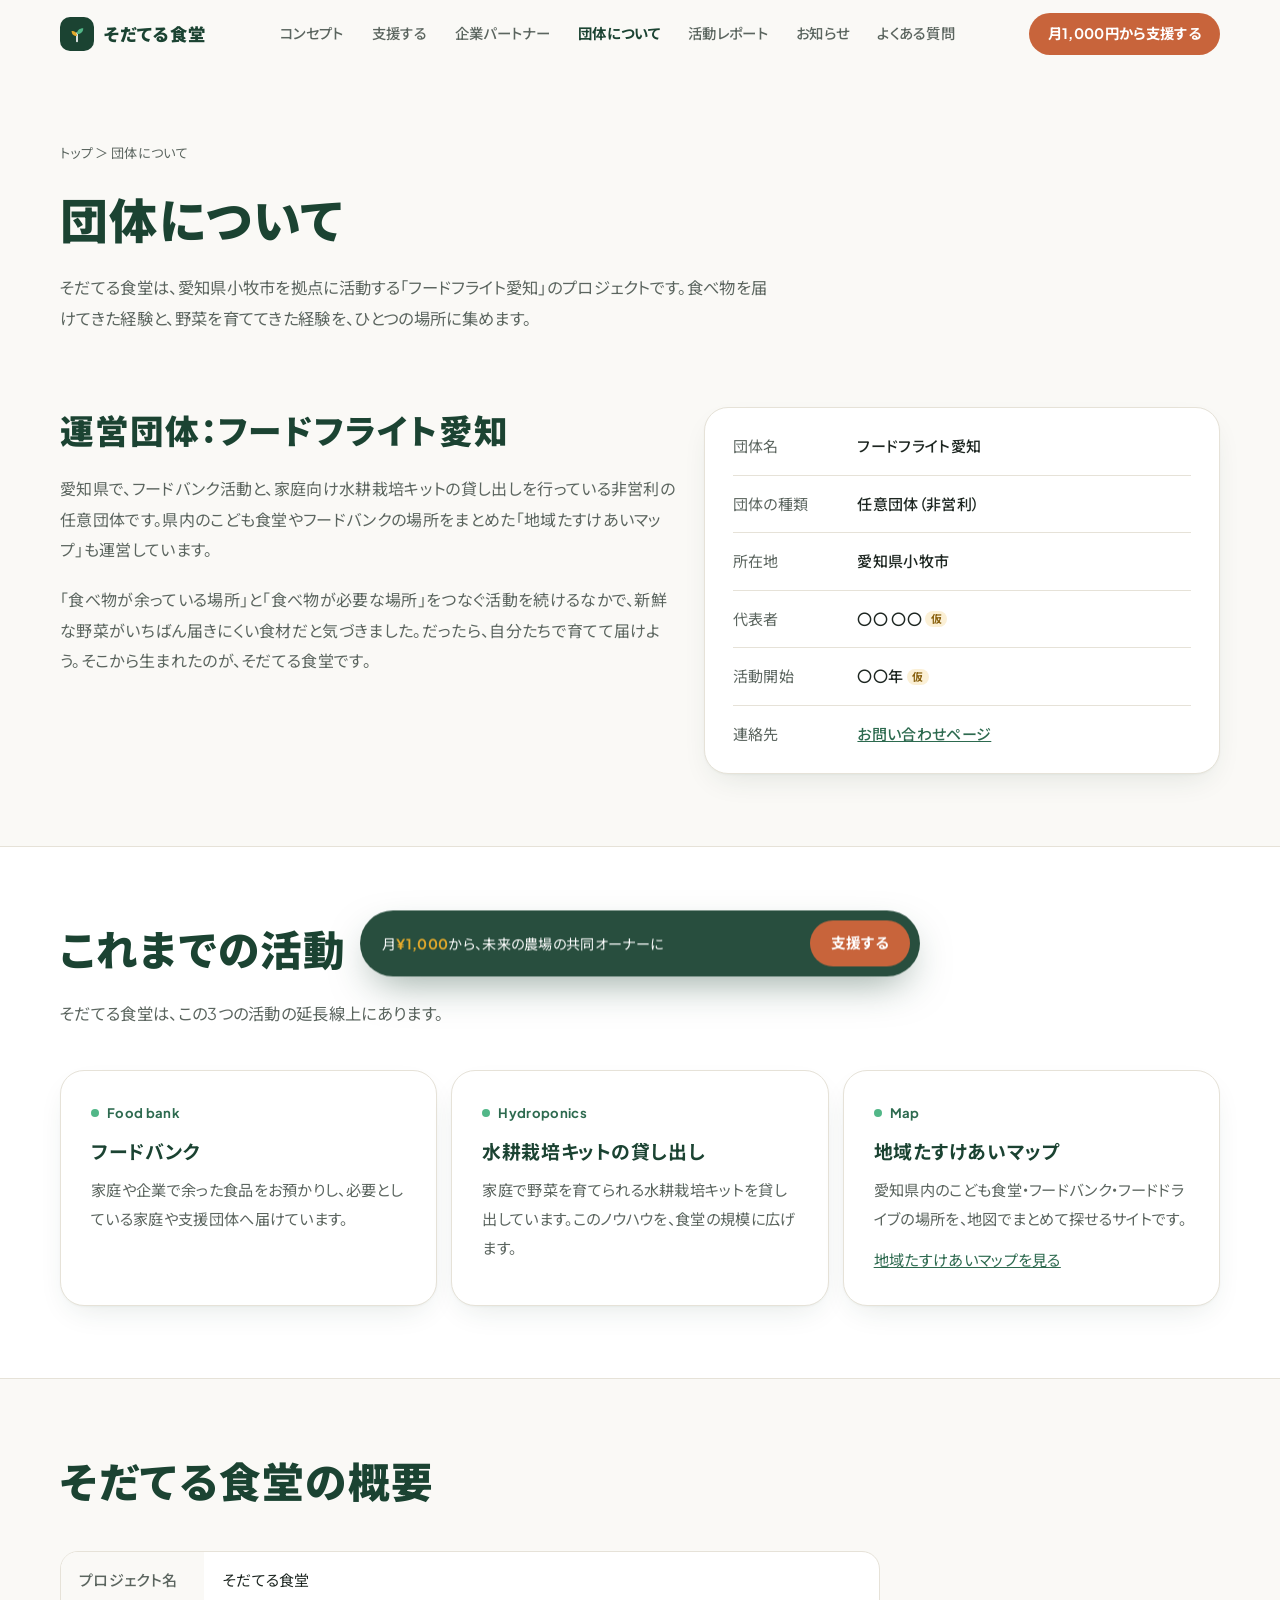
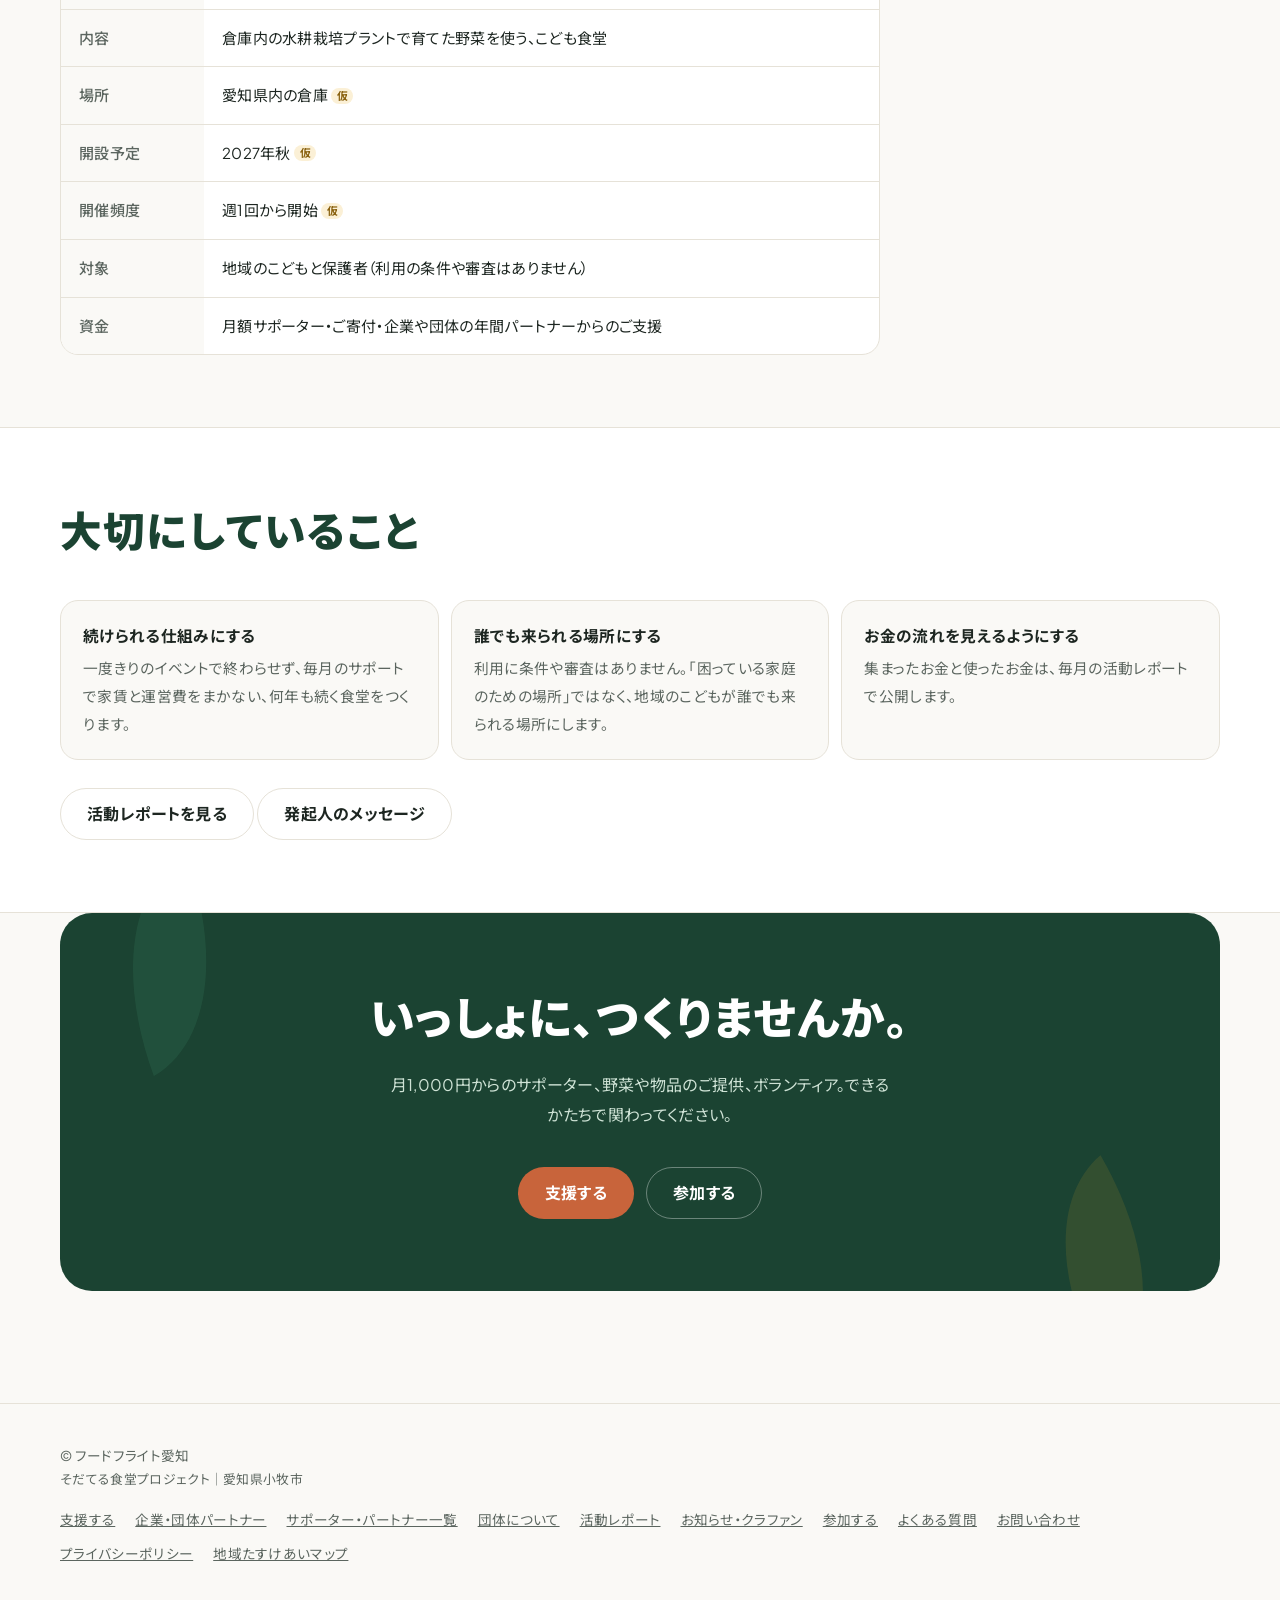
<file: about.html>
<!doctype html>
<html lang="ja">
<head>
<meta charset="utf-8">
<meta name="viewport" content="width=device-width, initial-scale=1, viewport-fit=cover">
<title>団体について｜そだてる食堂</title>
<meta name="description" content="そだてる食堂を運営する、愛知県小牧市のフードフライト愛知について。フードバンク、水耕栽培キットの貸し出し、地域たすけあいマップの運営を行う非営利の任意団体です。">
<meta property="og:type" content="website">
<meta property="og:site_name" content="そだてる食堂">
<meta property="og:title" content="団体について｜そだてる食堂">
<meta property="og:description" content="そだてる食堂を運営する、愛知県小牧市のフードフライト愛知について。フードバンク、水耕栽培キットの貸し出し、地域たすけあいマップの運営を行う非営利の任意団体です。">
<meta property="og:url" content="https://foodflight-aichi.github.io/sodateru/about.html">
<meta property="og:image" content="https://foodflight-aichi.github.io/sodateru/ogp.png">
<meta property="og:locale" content="ja_JP">
<meta name="twitter:card" content="summary_large_image">
<meta name="twitter:image" content="https://foodflight-aichi.github.io/sodateru/ogp.png">
<meta name="theme-color" content="#FAF9F6">
<link rel="icon" href="favicon.svg" type="image/svg+xml">
<link rel="preconnect" href="https://fonts.googleapis.com">
<link rel="preconnect" href="https://fonts.gstatic.com" crossorigin>
<link href="https://fonts.googleapis.com/css2?family=Plus+Jakarta+Sans:wght@400;500;600;700;800&family=Noto+Sans+JP:wght@400;500;700;900&display=swap" rel="stylesheet">
<link rel="stylesheet" href="style.css">
</head>
<body>
<header class="site-head" id="head">
  <div class="wrap">
    <a class="brand" href="index.html" aria-label="そだてる食堂 トップへ">
      <span class="brand-mark"><svg viewBox="0 0 24 24" aria-hidden="true"><path d="M12 21V11" stroke="#fff" stroke-width="2" stroke-linecap="round"/><path d="M12 12c0-4.5 3-7 7.5-7 0 4.5-3 7-7.5 7z" fill="#52B788"/><path d="M12 14.5c0-3.8-2.4-6-6.5-6 0 3.8 2.4 6 6.5 6z" fill="#E3A92B"/></svg></span>
      そだてる食堂
    </a>
    <nav class="nav" aria-label="メインメニュー">
      <a href="index.html#about">コンセプト</a>
      <a href="support.html">支援する</a>
      <a href="partners.html">企業パートナー</a>
      <a href="about.html" aria-current="page">団体について</a>
      <a href="reports.html">活動レポート</a>
      <a href="news.html">お知らせ</a>
      <a href="faq.html">よくある質問</a>
    </nav>
    <div class="head-right">
      <a class="btn btn-primary btn-sm" href="support.html">月1,000円から支援する</a>
      <button class="menu-btn" id="menu-btn" type="button" aria-expanded="false" aria-controls="m-nav" aria-label="メニューを開く"><span></span><span></span><span></span></button>
    </div>
  </div>
  <nav class="m-nav" id="m-nav" aria-label="メニュー">
    <a href="index.html#about">コンセプト</a>
    <a href="support.html">支援する</a>
    <a href="partners.html">企業パートナー</a>
    <a href="about.html" aria-current="page">団体について</a>
    <a href="reports.html">活動レポート</a>
    <a href="news.html">お知らせ</a>
    <a href="faq.html">よくある質問</a>
    <a href="join.html">参加する</a>
    <a href="contact.html">お問い合わせ</a>
    <a class="btn btn-primary" href="support.html">月1,000円から支援する</a>
  </nav>
</header>
<main id="top">
<section class="page-hero" aria-labelledby="page-title">
  <div class="wrap">
    <p class="crumb"><a href="index.html">トップ</a> ＞ 団体について</p>
    <h1 id="page-title">団体について</h1>
    <p class="lead">そだてる食堂は、愛知県小牧市を拠点に活動する「フードフライト愛知」のプロジェクトです。食べ物を届けてきた経験と、野菜を育ててきた経験を、ひとつの場所に集めます。</p>
  </div>
</section>

<section class="sec-s" aria-labelledby="org-title">
  <div class="wrap org">
    <div class="org-text">
      <h2 id="org-title">運営団体：フードフライト愛知</h2>
      <p>愛知県で、フードバンク活動と、家庭向け水耕栽培キットの貸し出しを行っている非営利の任意団体です。県内のこども食堂やフードバンクの場所をまとめた「地域たすけあいマップ」も運営しています。</p>
      <p>「食べ物が余っている場所」と「食べ物が必要な場所」をつなぐ活動を続けるなかで、新鮮な野菜がいちばん届きにくい食材だと気づきました。だったら、自分たちで育てて届けよう。そこから生まれたのが、そだてる食堂です。</p>
    </div>
    <div class="facts">
      <dl>
        <div><dt>団体名</dt><dd>フードフライト愛知</dd></div>
        <div><dt>団体の種類</dt><dd>任意団体（非営利）</dd></div>
        <div><dt>所在地</dt><dd>愛知県小牧市</dd></div>
        <div><dt>代表者</dt><dd>〇〇 〇〇 <span class="tmp">仮</span></dd></div>
        <div><dt>活動開始</dt><dd>〇〇年 <span class="tmp">仮</span></dd></div>
        <div><dt>連絡先</dt><dd><a href="contact.html">お問い合わせページ</a></dd></div>
      </dl>
    </div>
  </div>
</section>

<section class="sec-s sec-alt" aria-labelledby="act-title">
  <div class="wrap">
    <div class="sec-head">
      <h2 id="act-title">これまでの活動</h2>
      <p>そだてる食堂は、この3つの活動の延長線上にあります。</p>
    </div>
    <div class="pay-grid">
      <div class="tile">
        <span class="step">Food bank</span>
        <h3>フードバンク</h3>
        <p>家庭や企業で余った食品をお預かりし、必要としている家庭や支援団体へ届けています。</p>
      </div>
      <div class="tile">
        <span class="step">Hydroponics</span>
        <h3>水耕栽培キットの貸し出し</h3>
        <p>家庭で野菜を育てられる水耕栽培キットを貸し出しています。このノウハウを、食堂の規模に広げます。</p>
      </div>
      <div class="tile">
        <span class="step">Map</span>
        <h3>地域たすけあいマップ</h3>
        <p>愛知県内のこども食堂・フードバンク・フードドライブの場所を、地図でまとめて探せるサイトです。</p>
        <p><a href="https://foodflight-aichi.github.io/map/">地域たすけあいマップを見る</a></p>
      </div>
    </div>
  </div>
</section>

<section class="sec-s" aria-labelledby="pj-title">
  <div class="wrap">
    <div class="sec-head">
      <h2 id="pj-title">そだてる食堂の概要</h2>
    </div>
    <table class="r-table" style="max-width:820px">
      <tbody>
        <tr><th scope="row">プロジェクト名</th><td>そだてる食堂</td></tr>
        <tr><th scope="row">内容</th><td>倉庫内の水耕栽培プラントで育てた野菜を使う、こども食堂</td></tr>
        <tr><th scope="row">場所</th><td>愛知県内の倉庫 <span class="tmp">仮</span></td></tr>
        <tr><th scope="row">開設予定</th><td>2027年秋 <span class="tmp">仮</span></td></tr>
        <tr><th scope="row">開催頻度</th><td>週1回から開始 <span class="tmp">仮</span></td></tr>
        <tr><th scope="row">対象</th><td>地域のこどもと保護者（利用の条件や審査はありません）</td></tr>
        <tr><th scope="row">資金</th><td>月額サポーター・ご寄付・企業や団体の年間パートナーからのご支援</td></tr>
      </tbody>
    </table>
  </div>
</section>

<section class="sec-s sec-alt" aria-labelledby="value-title">
  <div class="wrap">
    <div class="sec-head">
      <h2 id="value-title">大切にしていること</h2>
    </div>
    <div class="corp-why" style="margin-top:0">
      <div><b>続けられる仕組みにする</b>一度きりのイベントで終わらせず、毎月のサポートで家賃と運営費をまかない、何年も続く食堂をつくります。</div>
      <div><b>誰でも来られる場所にする</b>利用に条件や審査はありません。「困っている家庭のための場所」ではなく、地域のこどもが誰でも来られる場所にします。</div>
      <div><b>お金の流れを見えるようにする</b>集まったお金と使ったお金は、毎月の活動レポートで公開します。</div>
    </div>
    <p style="margin-top:28px"><a class="btn btn-ghost" href="reports.html">活動レポートを見る</a> <a class="btn btn-ghost" href="index.html#story">発起人のメッセージ</a></p>
  </div>
</section>

<section class="final" id="join" aria-labelledby="join-title">
  <div class="wrap">
    <div class="final-card">
      <svg class="leaf l1" viewBox="0 0 100 100" aria-hidden="true"><path d="M50 95C50 45 70 10 98 5c0 50-20 85-48 90z" fill="#52B788"/></svg>
      <svg class="leaf l2" viewBox="0 0 100 100" aria-hidden="true"><path d="M50 95C50 45 70 10 98 5c0 50-20 85-48 90z" fill="#E3A92B"/></svg>
      <h2 id="join-title"><span class="ib">いっしょに、</span><span class="ib">つくりませんか。</span></h2>
      <p>月1,000円からのサポーター、野菜や物品のご提供、ボランティア。できるかたちで関わってください。</p>
      <div class="row">
        <a class="btn btn-primary" href="support.html">支援する</a>
        <a class="btn btn-ghost" href="join.html">参加する</a>
      </div>
    </div>
  </div>
</section>
</main>

<footer>
  <div class="wrap">
    <div class="f-org">© フードフライト愛知<br><span>そだてる食堂プロジェクト｜愛知県小牧市</span></div>
    <nav aria-label="フッター">
      <a href="support.html">支援する</a>
      <a href="partners.html">企業・団体パートナー</a>
      <a href="sponsors.html">サポーター・パートナー一覧</a>
      <a href="about.html">団体について</a>
      <a href="reports.html">活動レポート</a>
      <a href="news.html">お知らせ・クラファン</a>
      <a href="join.html">参加する</a>
      <a href="faq.html">よくある質問</a>
      <a href="contact.html">お問い合わせ</a>
      <a href="privacy.html">プライバシーポリシー</a>
      <a href="https://foodflight-aichi.github.io/map/">地域たすけあいマップ</a>
    </nav>
  </div>
</footer>
<!-- 追従CTA -->
<div class="float" id="float" aria-hidden="true">
  <p>月<b>¥1,000</b>から、未来の農場の共同オーナーに</p>
  <a class="btn btn-primary" href="support.html" tabindex="-1">支援する</a>
</div>
<script src="common.js"></script>
</body>
</html>
</file>
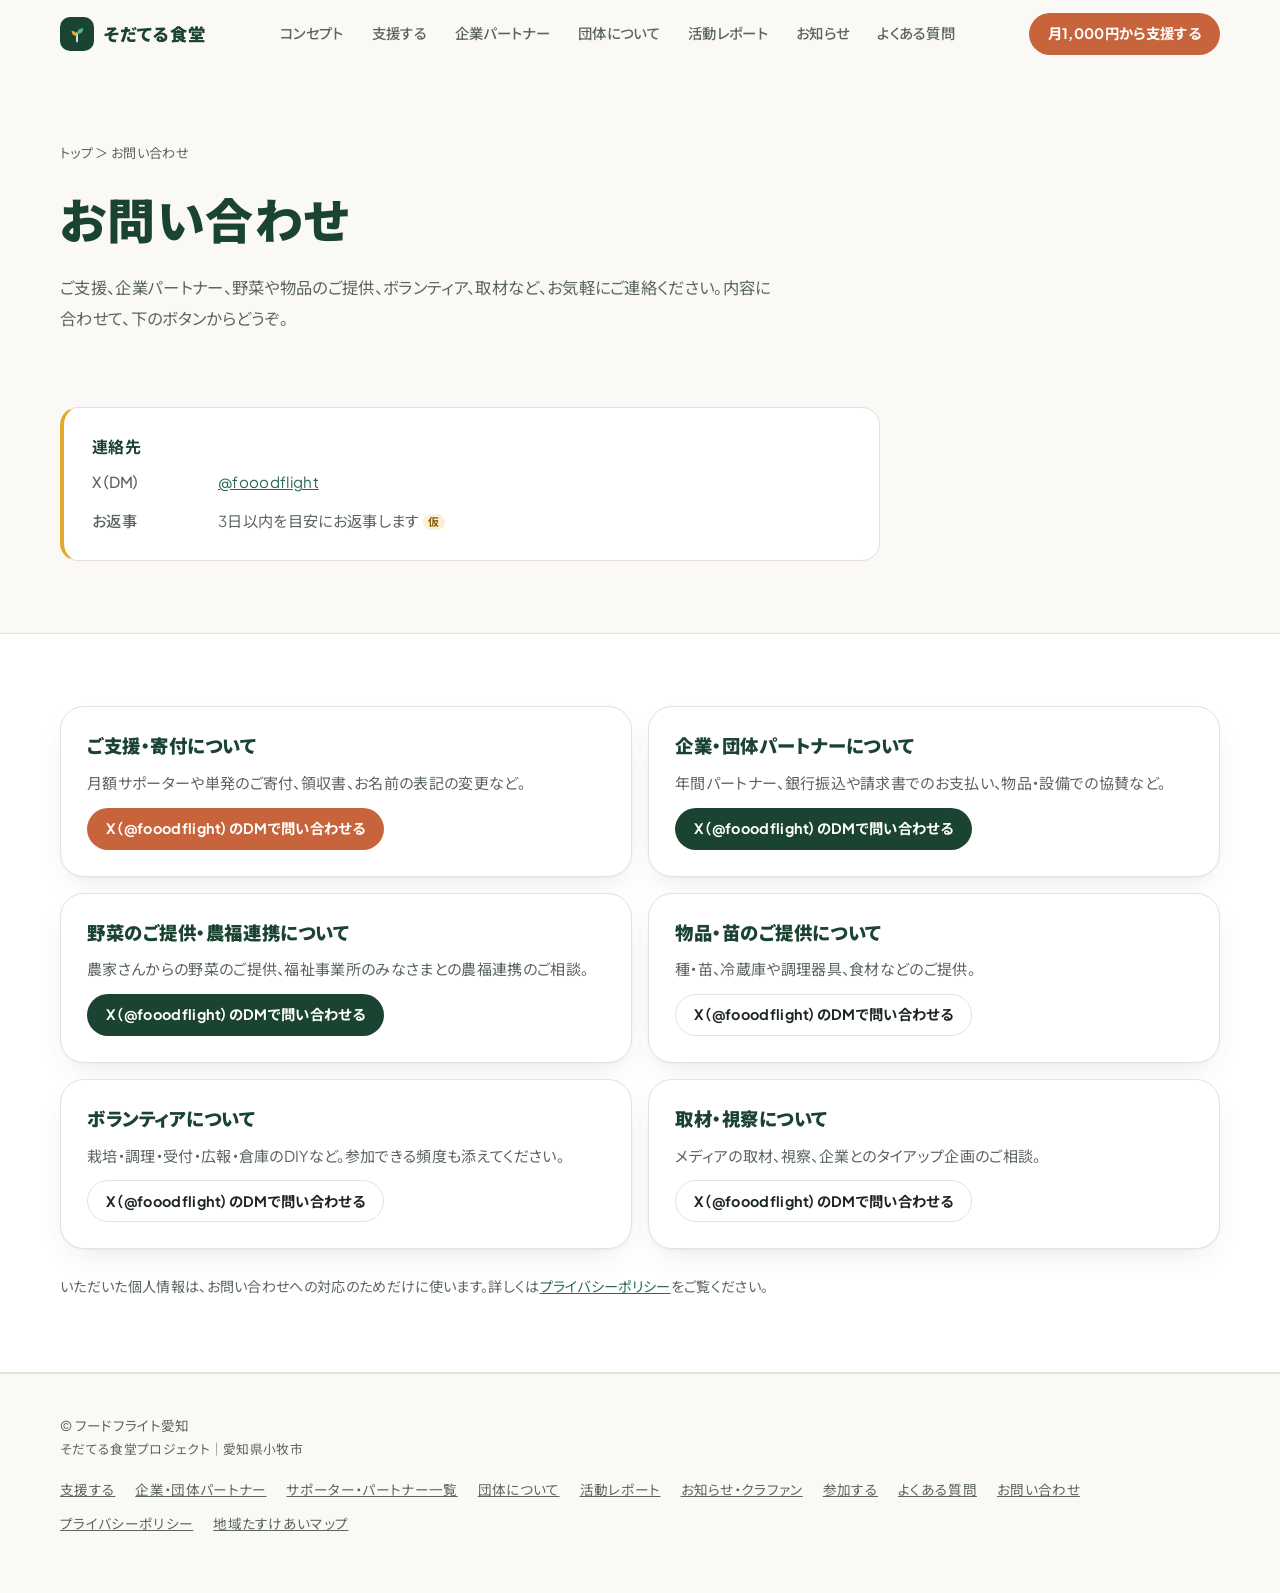
<file: contact.html>
<!doctype html>
<html lang="ja">
<head>
<meta charset="utf-8">
<meta name="viewport" content="width=device-width, initial-scale=1, viewport-fit=cover">
<title>お問い合わせ｜そだてる食堂</title>
<meta name="description" content="ご支援、企業パートナー、野菜や物品のご提供、ボランティア、取材についてのお問い合わせ。">
<meta property="og:type" content="website">
<meta property="og:site_name" content="そだてる食堂">
<meta property="og:title" content="お問い合わせ｜そだてる食堂">
<meta property="og:description" content="ご支援、企業パートナー、野菜や物品のご提供、ボランティア、取材についてのお問い合わせ。">
<meta property="og:url" content="https://foodflight-aichi.github.io/sodateru/contact.html">
<meta property="og:image" content="https://foodflight-aichi.github.io/sodateru/ogp.png">
<meta property="og:locale" content="ja_JP">
<meta name="twitter:card" content="summary_large_image">
<meta name="twitter:image" content="https://foodflight-aichi.github.io/sodateru/ogp.png">
<meta name="theme-color" content="#FAF9F6">
<link rel="icon" href="favicon.svg" type="image/svg+xml">
<link rel="preconnect" href="https://fonts.googleapis.com">
<link rel="preconnect" href="https://fonts.gstatic.com" crossorigin>
<link href="https://fonts.googleapis.com/css2?family=Plus+Jakarta+Sans:wght@400;500;600;700;800&family=Noto+Sans+JP:wght@400;500;700;900&display=swap" rel="stylesheet">
<link rel="stylesheet" href="style.css">
</head>
<body>
<header class="site-head" id="head">
  <div class="wrap">
    <a class="brand" href="index.html" aria-label="そだてる食堂 トップへ">
      <span class="brand-mark"><svg viewBox="0 0 24 24" aria-hidden="true"><path d="M12 21V11" stroke="#fff" stroke-width="2" stroke-linecap="round"/><path d="M12 12c0-4.5 3-7 7.5-7 0 4.5-3 7-7.5 7z" fill="#52B788"/><path d="M12 14.5c0-3.8-2.4-6-6.5-6 0 3.8 2.4 6 6.5 6z" fill="#E3A92B"/></svg></span>
      そだてる食堂
    </a>
    <nav class="nav" aria-label="メインメニュー">
      <a href="index.html#about">コンセプト</a>
      <a href="support.html">支援する</a>
      <a href="partners.html">企業パートナー</a>
      <a href="about.html">団体について</a>
      <a href="reports.html">活動レポート</a>
      <a href="news.html">お知らせ</a>
      <a href="faq.html">よくある質問</a>
    </nav>
    <div class="head-right">
      <a class="btn btn-primary btn-sm" href="support.html">月1,000円から支援する</a>
      <button class="menu-btn" id="menu-btn" type="button" aria-expanded="false" aria-controls="m-nav" aria-label="メニューを開く"><span></span><span></span><span></span></button>
    </div>
  </div>
  <nav class="m-nav" id="m-nav" aria-label="メニュー">
    <a href="index.html#about">コンセプト</a>
    <a href="support.html">支援する</a>
    <a href="partners.html">企業パートナー</a>
    <a href="about.html">団体について</a>
    <a href="reports.html">活動レポート</a>
    <a href="news.html">お知らせ</a>
    <a href="faq.html">よくある質問</a>
    <a href="join.html">参加する</a>
    <a href="contact.html">お問い合わせ</a>
    <a class="btn btn-primary" href="support.html">月1,000円から支援する</a>
  </nav>
</header>
<main id="top">
<section class="page-hero" aria-labelledby="page-title">
  <div class="wrap">
    <p class="crumb"><a href="index.html">トップ</a> ＞ お問い合わせ</p>
    <h1 id="page-title">お問い合わせ</h1>
    <p class="lead">ご支援、企業パートナー、野菜や物品のご提供、ボランティア、取材など、お気軽にご連絡ください。内容に合わせて、下のボタンからどうぞ。</p>
  </div>
</section>

<section class="sec-s" aria-labelledby="ch-title">
  <div class="wrap">
    <div class="note-box" style="max-width:820px">
      <span class="note-title" id="ch-title">連絡先</span>
      <ul class="info-list">
        <li class="js-contact-email-row"><b>メール</b><span class="js-contact-email"></span></li>
        <li class="js-contact-form-row"><b>フォーム</b><span><a class="js-contact-form" href="#">お問い合わせフォーム</a></span></li>
        <li><b>X（DM）</b><span><a href="https://x.com/fooodflight" target="_blank" rel="noopener">@fooodflight</a></span></li>
        <li><b>お返事</b><span>3日以内を目安にお返事します <span class="tmp">仮</span></span></li>
      </ul>
    </div>
  </div>
</section>

<section class="sec-s sec-alt" aria-label="内容別のお問い合わせ">
  <div class="wrap">
    <div class="contact-grid">
      <div class="c-card" id="support">
        <h2>ご支援・寄付について</h2>
        <p>月額サポーターや単発のご寄付、領収書、お名前の表記の変更など。</p>
        <a class="btn btn-primary btn-sm" href="#" data-mail="ご支援・寄付について">メールで問い合わせる</a>
      </div>
      <div class="c-card" id="partner">
        <h2>企業・団体パートナーについて</h2>
        <p>年間パートナー、銀行振込や請求書でのお支払い、物品・設備での協賛など。</p>
        <a class="btn btn-dark btn-sm" href="#" data-mail="企業・団体パートナーについて">メールで問い合わせる</a>
      </div>
      <div class="c-card" id="farm">
        <h2>野菜のご提供・農福連携について</h2>
        <p>農家さんからの野菜のご提供、福祉事業所のみなさまとの農福連携のご相談。</p>
        <a class="btn btn-dark btn-sm" href="#" data-mail="野菜のご提供・農福連携について">メールで問い合わせる</a>
      </div>
      <div class="c-card" id="goods">
        <h2>物品・苗のご提供について</h2>
        <p>種・苗、冷蔵庫や調理器具、食材などのご提供。</p>
        <a class="btn btn-ghost btn-sm" href="#" data-mail="物品・苗のご提供について">メールで問い合わせる</a>
      </div>
      <div class="c-card" id="volunteer">
        <h2>ボランティアについて</h2>
        <p>栽培・調理・受付・広報・倉庫のDIYなど。参加できる頻度も添えてください。</p>
        <a class="btn btn-ghost btn-sm" href="#" data-mail="ボランティア参加について">メールで問い合わせる</a>
      </div>
      <div class="c-card" id="media">
        <h2>取材・視察について</h2>
        <p>メディアの取材、視察、企業とのタイアップ企画のご相談。</p>
        <a class="btn btn-ghost btn-sm" href="#" data-mail="取材・視察について">メールで問い合わせる</a>
      </div>
    </div>
    <p style="margin-top:24px;font-size:.88rem;color:var(--ink-soft)">いただいた個人情報は、お問い合わせへの対応のためだけに使います。詳しくは<a href="privacy.html">プライバシーポリシー</a>をご覧ください。</p>
  </div>
</section>
</main>

<footer>
  <div class="wrap">
    <div class="f-org">© フードフライト愛知<br><span>そだてる食堂プロジェクト｜愛知県小牧市</span></div>
    <nav aria-label="フッター">
      <a href="support.html">支援する</a>
      <a href="partners.html">企業・団体パートナー</a>
      <a href="sponsors.html">サポーター・パートナー一覧</a>
      <a href="about.html">団体について</a>
      <a href="reports.html">活動レポート</a>
      <a href="news.html">お知らせ・クラファン</a>
      <a href="join.html">参加する</a>
      <a href="faq.html">よくある質問</a>
      <a href="contact.html">お問い合わせ</a>
      <a href="privacy.html">プライバシーポリシー</a>
      <a href="https://foodflight-aichi.github.io/map/">地域たすけあいマップ</a>
    </nav>
  </div>
</footer>
<script src="common.js"></script>
</body>
</html>
</file>
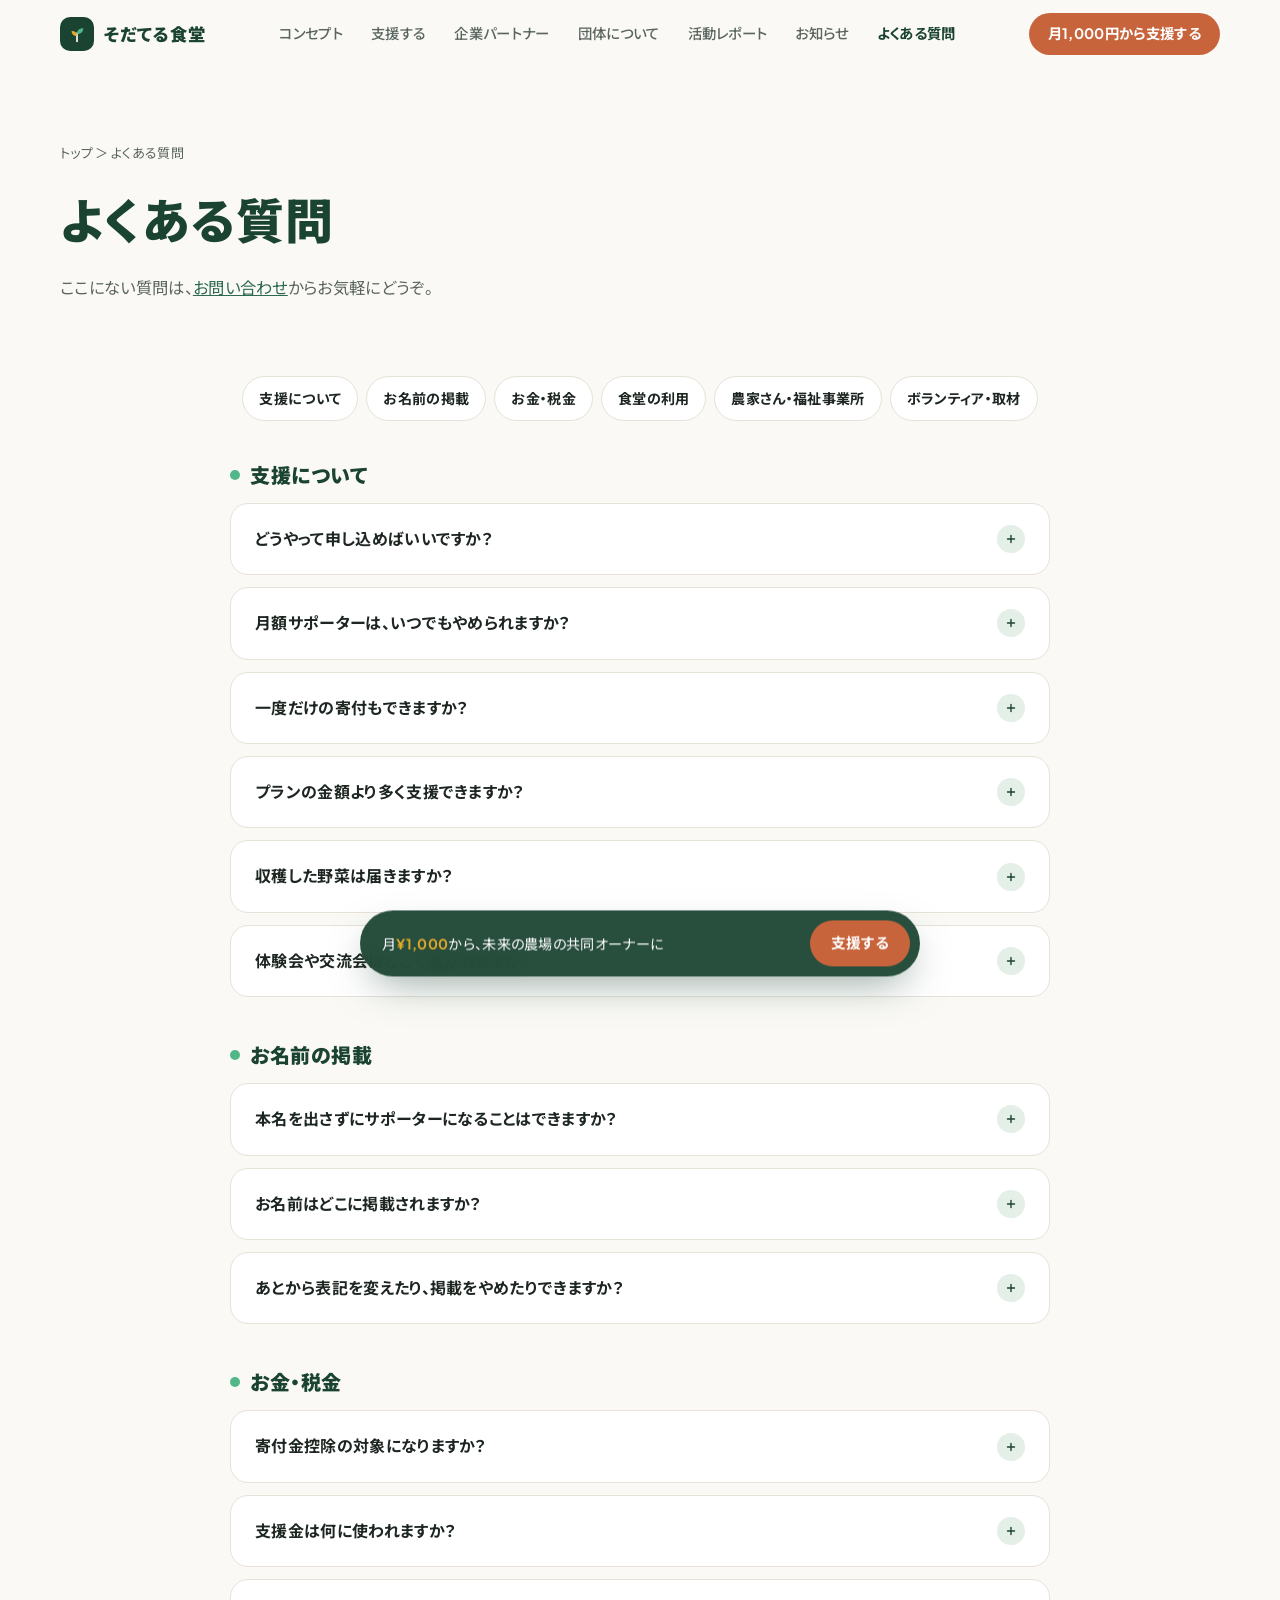
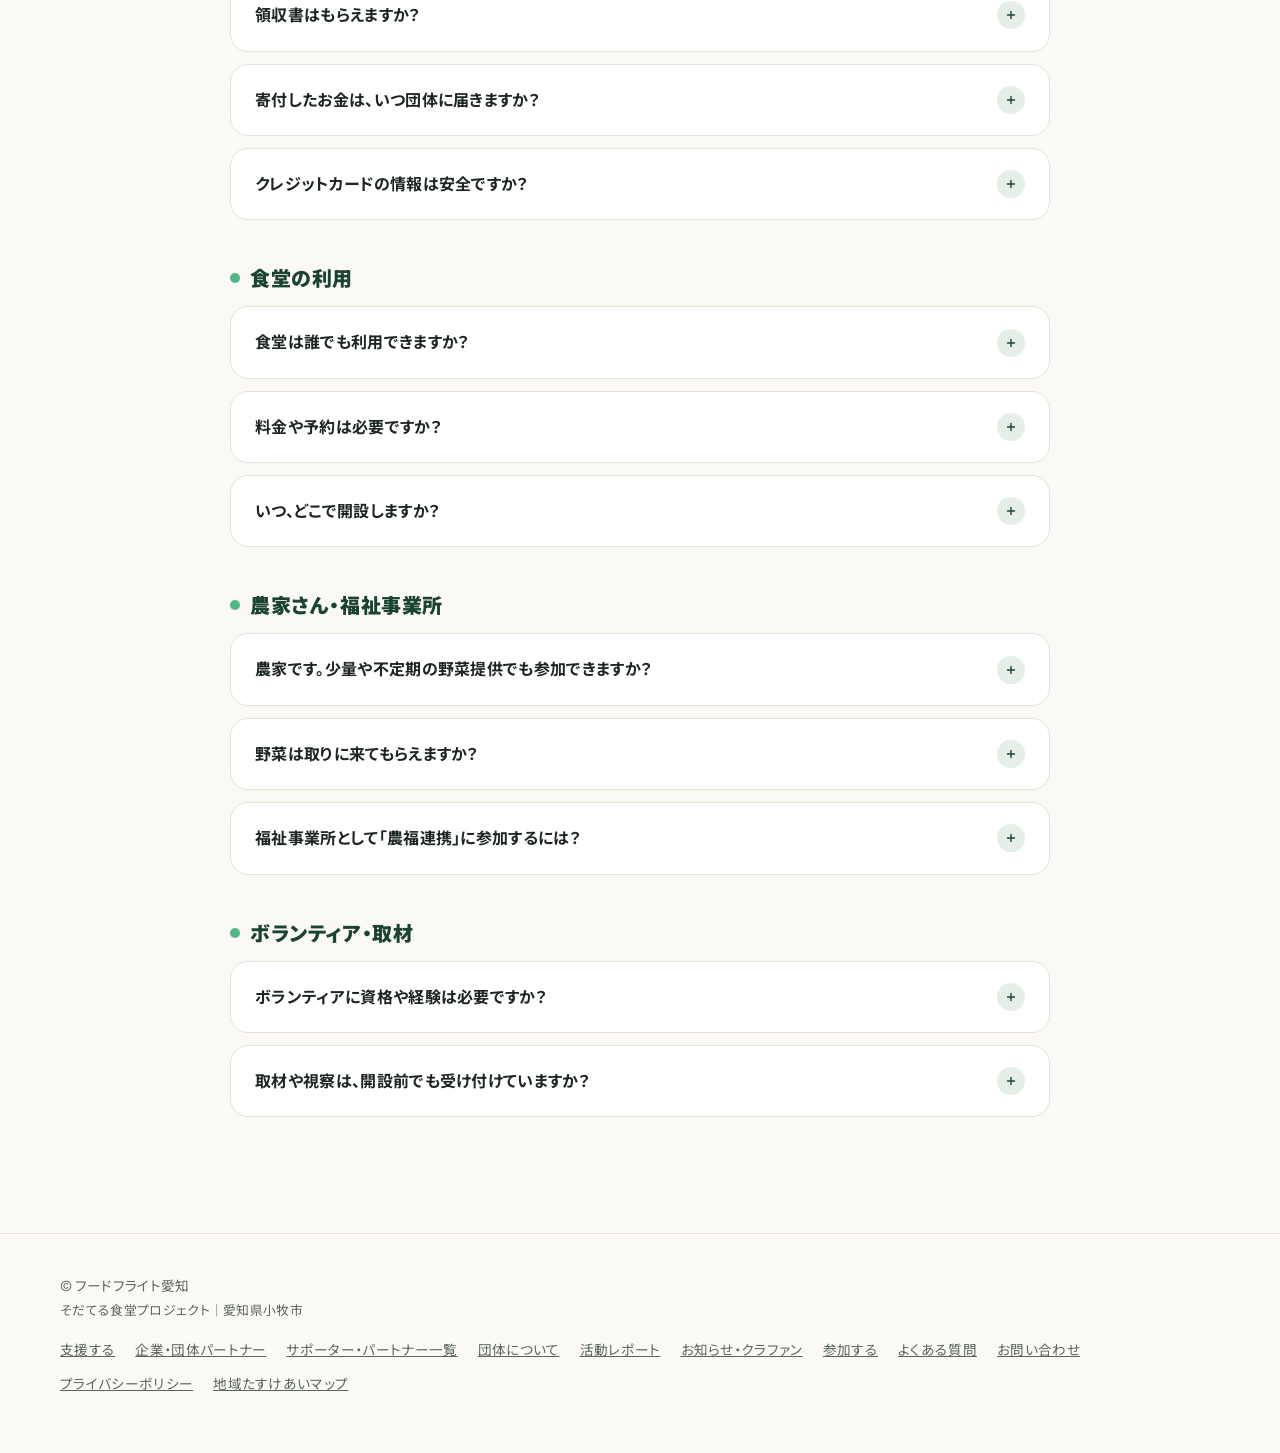
<file: faq.html>
<!doctype html>
<html lang="ja">
<head>
<meta charset="utf-8">
<meta name="viewport" content="width=device-width, initial-scale=1, viewport-fit=cover">
<title>よくある質問｜そだてる食堂</title>
<meta name="description" content="月額サポーター、お名前の掲載、寄付金控除、食堂の利用、農家さん・福祉事業所、ボランティアについてのよくある質問。">
<meta property="og:type" content="website">
<meta property="og:site_name" content="そだてる食堂">
<meta property="og:title" content="よくある質問｜そだてる食堂">
<meta property="og:description" content="月額サポーター、お名前の掲載、寄付金控除、食堂の利用、農家さん・福祉事業所、ボランティアについてのよくある質問。">
<meta property="og:url" content="https://foodflight-aichi.github.io/sodateru/faq.html">
<meta property="og:image" content="https://foodflight-aichi.github.io/sodateru/ogp.png">
<meta property="og:locale" content="ja_JP">
<meta name="twitter:card" content="summary_large_image">
<meta name="twitter:image" content="https://foodflight-aichi.github.io/sodateru/ogp.png">
<meta name="theme-color" content="#FAF9F6">
<link rel="icon" href="favicon.svg" type="image/svg+xml">
<link rel="preconnect" href="https://fonts.googleapis.com">
<link rel="preconnect" href="https://fonts.gstatic.com" crossorigin>
<link href="https://fonts.googleapis.com/css2?family=Plus+Jakarta+Sans:wght@400;500;600;700;800&family=Noto+Sans+JP:wght@400;500;700;900&display=swap" rel="stylesheet">
<link rel="stylesheet" href="style.css">
</head>
<body>
<header class="site-head" id="head">
  <div class="wrap">
    <a class="brand" href="index.html" aria-label="そだてる食堂 トップへ">
      <span class="brand-mark"><svg viewBox="0 0 24 24" aria-hidden="true"><path d="M12 21V11" stroke="#fff" stroke-width="2" stroke-linecap="round"/><path d="M12 12c0-4.5 3-7 7.5-7 0 4.5-3 7-7.5 7z" fill="#52B788"/><path d="M12 14.5c0-3.8-2.4-6-6.5-6 0 3.8 2.4 6 6.5 6z" fill="#E3A92B"/></svg></span>
      そだてる食堂
    </a>
    <nav class="nav" aria-label="メインメニュー">
      <a href="index.html#about">コンセプト</a>
      <a href="support.html">支援する</a>
      <a href="partners.html">企業パートナー</a>
      <a href="about.html">団体について</a>
      <a href="reports.html">活動レポート</a>
      <a href="news.html">お知らせ</a>
      <a href="faq.html" aria-current="page">よくある質問</a>
    </nav>
    <div class="head-right">
      <a class="btn btn-primary btn-sm" href="support.html">月1,000円から支援する</a>
      <button class="menu-btn" id="menu-btn" type="button" aria-expanded="false" aria-controls="m-nav" aria-label="メニューを開く"><span></span><span></span><span></span></button>
    </div>
  </div>
  <nav class="m-nav" id="m-nav" aria-label="メニュー">
    <a href="index.html#about">コンセプト</a>
    <a href="support.html">支援する</a>
    <a href="partners.html">企業パートナー</a>
    <a href="about.html">団体について</a>
    <a href="reports.html">活動レポート</a>
    <a href="news.html">お知らせ</a>
    <a href="faq.html" aria-current="page">よくある質問</a>
    <a href="join.html">参加する</a>
    <a href="contact.html">お問い合わせ</a>
    <a class="btn btn-primary" href="support.html">月1,000円から支援する</a>
  </nav>
</header>
<main id="top">
<section class="page-hero" aria-labelledby="page-title">
  <div class="wrap">
    <p class="crumb"><a href="index.html">トップ</a> ＞ よくある質問</p>
    <h1 id="page-title">よくある質問</h1>
    <p class="lead">ここにない質問は、<a href="contact.html">お問い合わせ</a>からお気軽にどうぞ。</p>
  </div>
</section>

<section class="sec-s" aria-label="質問一覧">
  <div class="wrap">
    <nav class="faq-nav" aria-label="質問のカテゴリー">
      <a href="#q-support">支援について</a>
      <a href="#q-name">お名前の掲載</a>
      <a href="#q-money">お金・税金</a>
      <a href="#q-use">食堂の利用</a>
      <a href="#q-farm">農家さん・福祉事業所</a>
      <a href="#q-other">ボランティア・取材</a>
    </nav>

    <div class="faq-group" id="q-support">
      <h2>支援について</h2>
      <div class="faq">
        <details><summary>どうやって申し込めばいいですか？</summary><p>「<a href="support.html">支援する</a>」ページのボタンから、寄付プラットフォーム「コングラント」の申込ページへ進み、金額とお支払い方法を選んでお申し込みください。申込受付は準備中で、開始時期は<a href="news.html">お知らせ</a>でご案内します。</p></details>
        <details><summary>月額サポーターは、いつでもやめられますか？</summary><p>はい。金額の変更・休止・解約はいつでもできます。手続きは、コングラントのマイページ、または<a href="contact.html">お問い合わせ</a>から行えます。</p></details>
        <details><summary>一度だけの寄付もできますか？</summary><p>はい。申込ページで「今回のみ」を選んでください。金額はご自由に決めていただけます。</p></details>
        <details><summary>プランの金額より多く支援できますか？</summary><p>はい。各プランの金額は最低額です。申込ページで金額を上乗せしてご支援いただけます。</p></details>
        <details><summary>収穫した野菜は届きますか？</summary><p>野菜の発送は行っていません。鮮度と送料の負担を考え、その分をこどもたちの食事にあてています。代わりに、収穫体験や試食会、お名前の掲示といった「食堂に関わる体験」をお礼としてご用意しています。</p></details>
        <details><summary>体験会や交流会はどこで開かれますか？</summary><p>食堂のある倉庫で開催します。日程はサポーター向けの活動レポートでお知らせします。</p></details>
      </div>
    </div>

    <div class="faq-group" id="q-name">
      <h2>お名前の掲載</h2>
      <div class="faq">
        <details><summary>本名を出さずにサポーターになることはできますか？</summary><p>はい、大歓迎です。サイトや会場ボード・栽培ラックへの表記は、本名だけでなくニックネーム・ペンネーム・イニシャル・「匿名希望（掲載なし）」など、ご希望に合わせて自由にお選びいただけます。</p></details>
        <details><summary>お名前はどこに掲載されますか？</summary><p>月3,000円以上のサポーターの方は、<a href="sponsors.html">サポーター・パートナー一覧</a>と会場のサポーターボードに掲載します。月10,000円以上の方は、栽培ラックのネームプレートにも掲載します。</p></details>
        <details><summary>あとから表記を変えたり、掲載をやめたりできますか？</summary><p>はい。<a href="contact.html">お問い合わせ</a>からご連絡いただければ、次の更新のときに変更・削除します。</p></details>
      </div>
    </div>

    <div class="faq-group" id="q-money">
      <h2>お金・税金</h2>
      <div class="faq">
        <details><summary>寄付金控除の対象になりますか？</summary><p>なりません。運営のフードフライト愛知は任意団体で、認定NPO法人等ではないため、そだてる食堂へのご寄付は寄付金控除（所得税・住民税）の対象外です。あらかじめご了承のうえ、ご支援いただけますと幸いです。</p></details>
        <details><summary>支援金は何に使われますか？</summary><p>倉庫の家賃、LEDやポンプの電気代、食材、種や養液など、毎月の運営費にあてます。使い道は毎月の<a href="reports.html">活動レポート</a>と、年1回の報告書で公開します。</p></details>
        <details><summary>領収書はもらえますか？</summary><p>発行いたします。申込時の備考欄にその旨をご記入いただくか、<a href="contact.html">お問い合わせ</a>からご連絡ください。</p></details>
        <details><summary>寄付したお金は、いつ団体に届きますか？</summary><p>コングラントを通じたご寄付は、毎月末までの分が、決済手数料と事務手数料を差し引いたうえで、翌月20日までに団体の口座へ振り込まれます。</p></details>
        <details><summary>クレジットカードの情報は安全ですか？</summary><p>カード情報はコングラントが管理し、このサイトやフードフライト愛知が受け取ったり保存したりすることはありません。</p></details>
      </div>
    </div>

    <div class="faq-group" id="q-use">
      <h2>食堂の利用</h2>
      <div class="faq">
        <details><summary>食堂は誰でも利用できますか？</summary><p>地域のこどもと保護者が対象です。利用に条件や審査はありません。</p></details>
        <details><summary>料金や予約は必要ですか？</summary><p>料金や予約方法は、開設が近づいたら<a href="news.html">お知らせ</a>でご案内します。</p></details>
        <details><summary>いつ、どこで開設しますか？</summary><p>2027年秋の開設を目指して準備しています <span class="tmp">仮</span>。場所は決まりしだいお知らせします。</p></details>
      </div>
    </div>

    <div class="faq-group" id="q-farm">
      <h2>農家さん・福祉事業所</h2>
      <div class="faq">
        <details><summary>農家です。少量や不定期の野菜提供でも参加できますか？</summary><p>もちろんです。規格外の野菜や、採れすぎた旬の野菜を、届けられるときに届けていただければ十分です。いただいた野菜は「今日のヒーロー農家さん」として、メニュー表とサイトで農園名と一緒にご紹介します。</p></details>
        <details><summary>野菜は取りに来てもらえますか？</summary><p>収穫のタイミングに合わせて、受け取りにうかがえるよう調整します <span class="tmp">仮</span>。場所や量によって対応が難しい場合もありますので、まずは<a href="contact.html#farm">ご相談</a>ください。</p></details>
        <details><summary>福祉事業所として「農福連携」に参加するには？</summary><p>種まき・栽培管理・収穫・袋詰めなど、メンバーのみなさんに合った作業を一緒に考えます。作業の内容や頻度、工賃の考え方などは、<a href="contact.html#farm">お問い合わせ</a>から個別にご相談ください。</p></details>
      </div>
    </div>

    <div class="faq-group" id="q-other">
      <h2>ボランティア・取材</h2>
      <div class="faq">
        <details><summary>ボランティアに資格や経験は必要ですか？</summary><p>必要ありません。月1回からでも参加できます。調理を担当する場合は、衛生に関する簡単な説明を受けてから参加していただきます。</p></details>
        <details><summary>取材や視察は、開設前でも受け付けていますか？</summary><p>はい。倉庫の改装や栽培ラックの立ち上げなど、開設前の過程こそ見どころです。<a href="contact.html#media">お問い合わせ</a>からご連絡ください。</p></details>
      </div>
    </div>
  </div>
</section>
</main>

<footer>
  <div class="wrap">
    <div class="f-org">© フードフライト愛知<br><span>そだてる食堂プロジェクト｜愛知県小牧市</span></div>
    <nav aria-label="フッター">
      <a href="support.html">支援する</a>
      <a href="partners.html">企業・団体パートナー</a>
      <a href="sponsors.html">サポーター・パートナー一覧</a>
      <a href="about.html">団体について</a>
      <a href="reports.html">活動レポート</a>
      <a href="news.html">お知らせ・クラファン</a>
      <a href="join.html">参加する</a>
      <a href="faq.html">よくある質問</a>
      <a href="contact.html">お問い合わせ</a>
      <a href="privacy.html">プライバシーポリシー</a>
      <a href="https://foodflight-aichi.github.io/map/">地域たすけあいマップ</a>
    </nav>
  </div>
</footer>
<!-- 追従CTA -->
<div class="float" id="float" aria-hidden="true">
  <p>月<b>¥1,000</b>から、未来の農場の共同オーナーに</p>
  <a class="btn btn-primary" href="support.html" tabindex="-1">支援する</a>
</div>
<script src="common.js"></script>
</body>
</html>
</file>
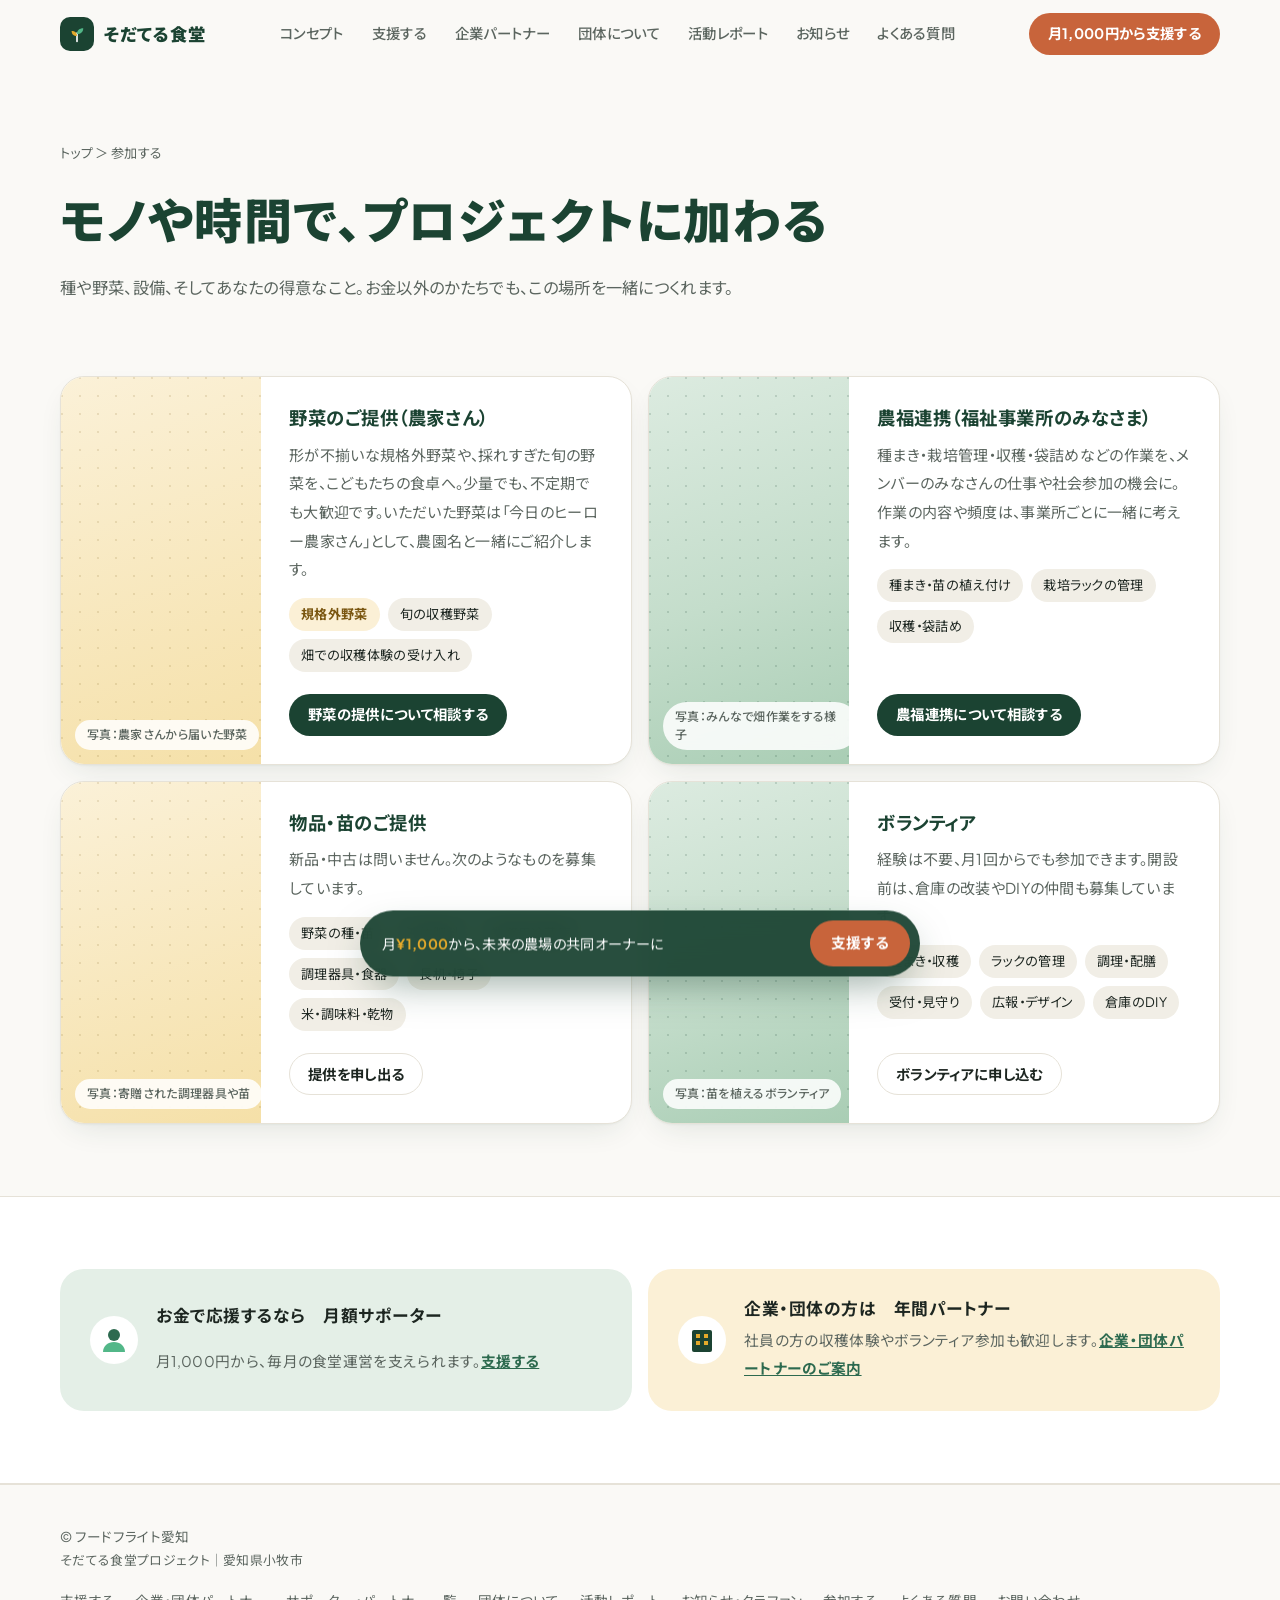
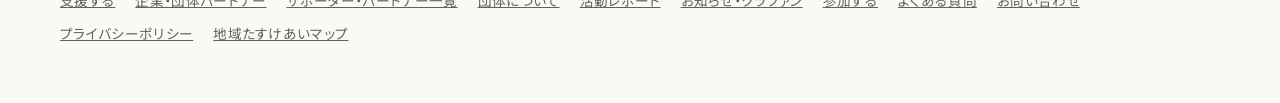
<file: join.html>
<!doctype html>
<html lang="ja">
<head>
<meta charset="utf-8">
<meta name="viewport" content="width=device-width, initial-scale=1, viewport-fit=cover">
<title>参加する｜そだてる食堂</title>
<meta name="description" content="野菜のご提供（農家さん）、農福連携（福祉事業所）、物品・苗のご提供、ボランティア。お金以外のかたちでも、そだてる食堂に参加できます。">
<meta property="og:type" content="website">
<meta property="og:site_name" content="そだてる食堂">
<meta property="og:title" content="参加する｜そだてる食堂">
<meta property="og:description" content="野菜のご提供（農家さん）、農福連携（福祉事業所）、物品・苗のご提供、ボランティア。お金以外のかたちでも、そだてる食堂に参加できます。">
<meta property="og:url" content="https://foodflight-aichi.github.io/sodateru/join.html">
<meta property="og:image" content="https://foodflight-aichi.github.io/sodateru/ogp.png">
<meta property="og:locale" content="ja_JP">
<meta name="twitter:card" content="summary_large_image">
<meta name="twitter:image" content="https://foodflight-aichi.github.io/sodateru/ogp.png">
<meta name="theme-color" content="#FAF9F6">
<link rel="icon" href="favicon.svg" type="image/svg+xml">
<link rel="preconnect" href="https://fonts.googleapis.com">
<link rel="preconnect" href="https://fonts.gstatic.com" crossorigin>
<link href="https://fonts.googleapis.com/css2?family=Plus+Jakarta+Sans:wght@400;500;600;700;800&family=Noto+Sans+JP:wght@400;500;700;900&display=swap" rel="stylesheet">
<link rel="stylesheet" href="style.css">
</head>
<body>
<header class="site-head" id="head">
  <div class="wrap">
    <a class="brand" href="index.html" aria-label="そだてる食堂 トップへ">
      <span class="brand-mark"><svg viewBox="0 0 24 24" aria-hidden="true"><path d="M12 21V11" stroke="#fff" stroke-width="2" stroke-linecap="round"/><path d="M12 12c0-4.5 3-7 7.5-7 0 4.5-3 7-7.5 7z" fill="#52B788"/><path d="M12 14.5c0-3.8-2.4-6-6.5-6 0 3.8 2.4 6 6.5 6z" fill="#E3A92B"/></svg></span>
      そだてる食堂
    </a>
    <nav class="nav" aria-label="メインメニュー">
      <a href="index.html#about">コンセプト</a>
      <a href="support.html">支援する</a>
      <a href="partners.html">企業パートナー</a>
      <a href="about.html">団体について</a>
      <a href="reports.html">活動レポート</a>
      <a href="news.html">お知らせ</a>
      <a href="faq.html">よくある質問</a>
    </nav>
    <div class="head-right">
      <a class="btn btn-primary btn-sm" href="support.html">月1,000円から支援する</a>
      <button class="menu-btn" id="menu-btn" type="button" aria-expanded="false" aria-controls="m-nav" aria-label="メニューを開く"><span></span><span></span><span></span></button>
    </div>
  </div>
  <nav class="m-nav" id="m-nav" aria-label="メニュー">
    <a href="index.html#about">コンセプト</a>
    <a href="support.html">支援する</a>
    <a href="partners.html">企業パートナー</a>
    <a href="about.html">団体について</a>
    <a href="reports.html">活動レポート</a>
    <a href="news.html">お知らせ</a>
    <a href="faq.html">よくある質問</a>
    <a href="join.html">参加する</a>
    <a href="contact.html">お問い合わせ</a>
    <a class="btn btn-primary" href="support.html">月1,000円から支援する</a>
  </nav>
</header>
<main id="top">
<section class="page-hero" aria-labelledby="page-title">
  <div class="wrap">
    <p class="crumb"><a href="index.html">トップ</a> ＞ 参加する</p>
    <h1 id="page-title"><span class="ib">モノや時間で、</span><span class="ib">プロジェクトに加わる</span></h1>
    <p class="lead">種や野菜、設備、そしてあなたの得意なこと。お金以外のかたちでも、この場所を一緒につくれます。</p>
  </div>
</section>

<section class="sec-s" aria-label="参加のしかた">
  <div class="wrap">
    <div class="ways">
      <div class="way" id="farmers">
        <div class="ph sun" data-label="写真：農家さんから届いた野菜"><img src="https://images.pexels.com/photos/7658807/pexels-photo-7658807.jpeg?auto=compress&cs=tinysrgb&w=800" alt="収穫したばかりの葉物野菜" decoding="async" loading="lazy"></div>
        <div class="way-body">
          <h3>野菜のご提供（農家さん）</h3>
          <p>形が不揃いな規格外野菜や、採れすぎた旬の野菜を、こどもたちの食卓へ。少量でも、不定期でも大歓迎です。いただいた野菜は「今日のヒーロー農家さん」として、農園名と一緒にご紹介します。</p>
          <ul class="chips"><li class="chip-farm">規格外野菜</li><li>旬の収穫野菜</li><li>畑での収穫体験の受け入れ</li></ul>
          <a class="btn btn-dark btn-sm" href="contact.html#farm">野菜の提供について相談する</a>
        </div>
      </div>
      <div class="way" id="welfare">
        <div class="ph" data-label="写真：みんなで畑作業をする様子"><img src="https://images.pexels.com/photos/5529587/pexels-photo-5529587.jpeg?auto=compress&cs=tinysrgb&w=800" alt="葉物野菜の畑で作業する人たち" decoding="async" loading="lazy"></div>
        <div class="way-body">
          <h3>農福連携（福祉事業所のみなさま）</h3>
          <p>種まき・栽培管理・収穫・袋詰めなどの作業を、メンバーのみなさんの仕事や社会参加の機会に。作業の内容や頻度は、事業所ごとに一緒に考えます。</p>
          <ul class="chips"><li>種まき・苗の植え付け</li><li>栽培ラックの管理</li><li>収穫・袋詰め</li></ul>
          <a class="btn btn-dark btn-sm" href="contact.html#farm">農福連携について相談する</a>
        </div>
      </div>
      <div class="way" id="goods">
        <div class="ph sun" data-label="写真：寄贈された調理器具や苗"><img src="https://images.pexels.com/photos/4390619/pexels-photo-4390619.jpeg?auto=compress&cs=tinysrgb&w=800" alt="ポットで育つ野菜の苗" decoding="async" loading="lazy"></div>
        <div class="way-body">
          <h3>物品・苗のご提供</h3>
          <p>新品・中古は問いません。次のようなものを募集しています。</p>
          <ul class="chips"><li>野菜の種・苗</li><li>液体肥料</li><li>業務用冷蔵庫</li><li>調理器具・食器</li><li>長机・椅子</li><li>米・調味料・乾物</li></ul>
          <a class="btn btn-ghost btn-sm" href="contact.html#goods">提供を申し出る</a>
        </div>
      </div>
      <div class="way" id="volunteer">
        <div class="ph" data-label="写真：苗を植えるボランティア"><img src="https://images.pexels.com/photos/7728874/pexels-photo-7728874.jpeg?auto=compress&cs=tinysrgb&w=800" alt="レタスの苗を植える作業" decoding="async" loading="lazy"></div>
        <div class="way-body">
          <h3>ボランティア</h3>
          <p>経験は不要、月1回からでも参加できます。開設前は、倉庫の改装やDIYの仲間も募集しています。</p>
          <ul class="chips"><li>種まき・収穫</li><li>ラックの管理</li><li>調理・配膳</li><li>受付・見守り</li><li>広報・デザイン</li><li>倉庫のDIY</li></ul>
          <a class="btn btn-ghost btn-sm" href="contact.html#volunteer">ボランティアに申し込む</a>
        </div>
      </div>
    </div>
  </div>
</section>

<section class="sec-s sec-alt" aria-labelledby="corp-title">
  <div class="wrap">
    <div class="roles" style="margin-bottom:0">
      <div class="role me">
        <svg viewBox="0 0 48 48" aria-hidden="true"><circle cx="24" cy="24" r="24" fill="#fff"/><circle cx="24" cy="19" r="6" fill="#2D6A4F"/><path d="M13 36c0-6 5-10 11-10s11 4 11 10z" fill="#52B788"/></svg>
        <h3><span class="ib">お金で応援するなら</span>　<span class="ib">月額サポーター</span></h3>
        <p>月1,000円から、毎月の食堂運営を支えられます。<a href="support.html">支援する</a></p>
      </div>
      <div class="role co">
        <svg viewBox="0 0 48 48" aria-hidden="true"><circle cx="24" cy="24" r="24" fill="#fff"/><rect x="14" y="14" width="20" height="22" rx="2" fill="#1B4332"/><g fill="#E3A92B"><rect x="18" y="18" width="4" height="4"/><rect x="26" y="18" width="4" height="4"/><rect x="18" y="25" width="4" height="4"/><rect x="26" y="25" width="4" height="4"/></g></svg>
        <h3 id="corp-title"><span class="ib">企業・団体の方は</span>　<span class="ib">年間パートナー</span></h3>
        <p>社員の方の収穫体験やボランティア参加も歓迎します。<a href="partners.html">企業・団体パートナーのご案内</a></p>
      </div>
    </div>
  </div>
</section>
</main>

<footer>
  <div class="wrap">
    <div class="f-org">© フードフライト愛知<br><span>そだてる食堂プロジェクト｜愛知県小牧市</span></div>
    <nav aria-label="フッター">
      <a href="support.html">支援する</a>
      <a href="partners.html">企業・団体パートナー</a>
      <a href="sponsors.html">サポーター・パートナー一覧</a>
      <a href="about.html">団体について</a>
      <a href="reports.html">活動レポート</a>
      <a href="news.html">お知らせ・クラファン</a>
      <a href="join.html">参加する</a>
      <a href="faq.html">よくある質問</a>
      <a href="contact.html">お問い合わせ</a>
      <a href="privacy.html">プライバシーポリシー</a>
      <a href="https://foodflight-aichi.github.io/map/">地域たすけあいマップ</a>
    </nav>
  </div>
</footer>
<!-- 追従CTA -->
<div class="float" id="float" aria-hidden="true">
  <p>月<b>¥1,000</b>から、未来の農場の共同オーナーに</p>
  <a class="btn btn-primary" href="support.html" tabindex="-1">支援する</a>
</div>
<script src="common.js"></script>
</body>
</html>
</file>
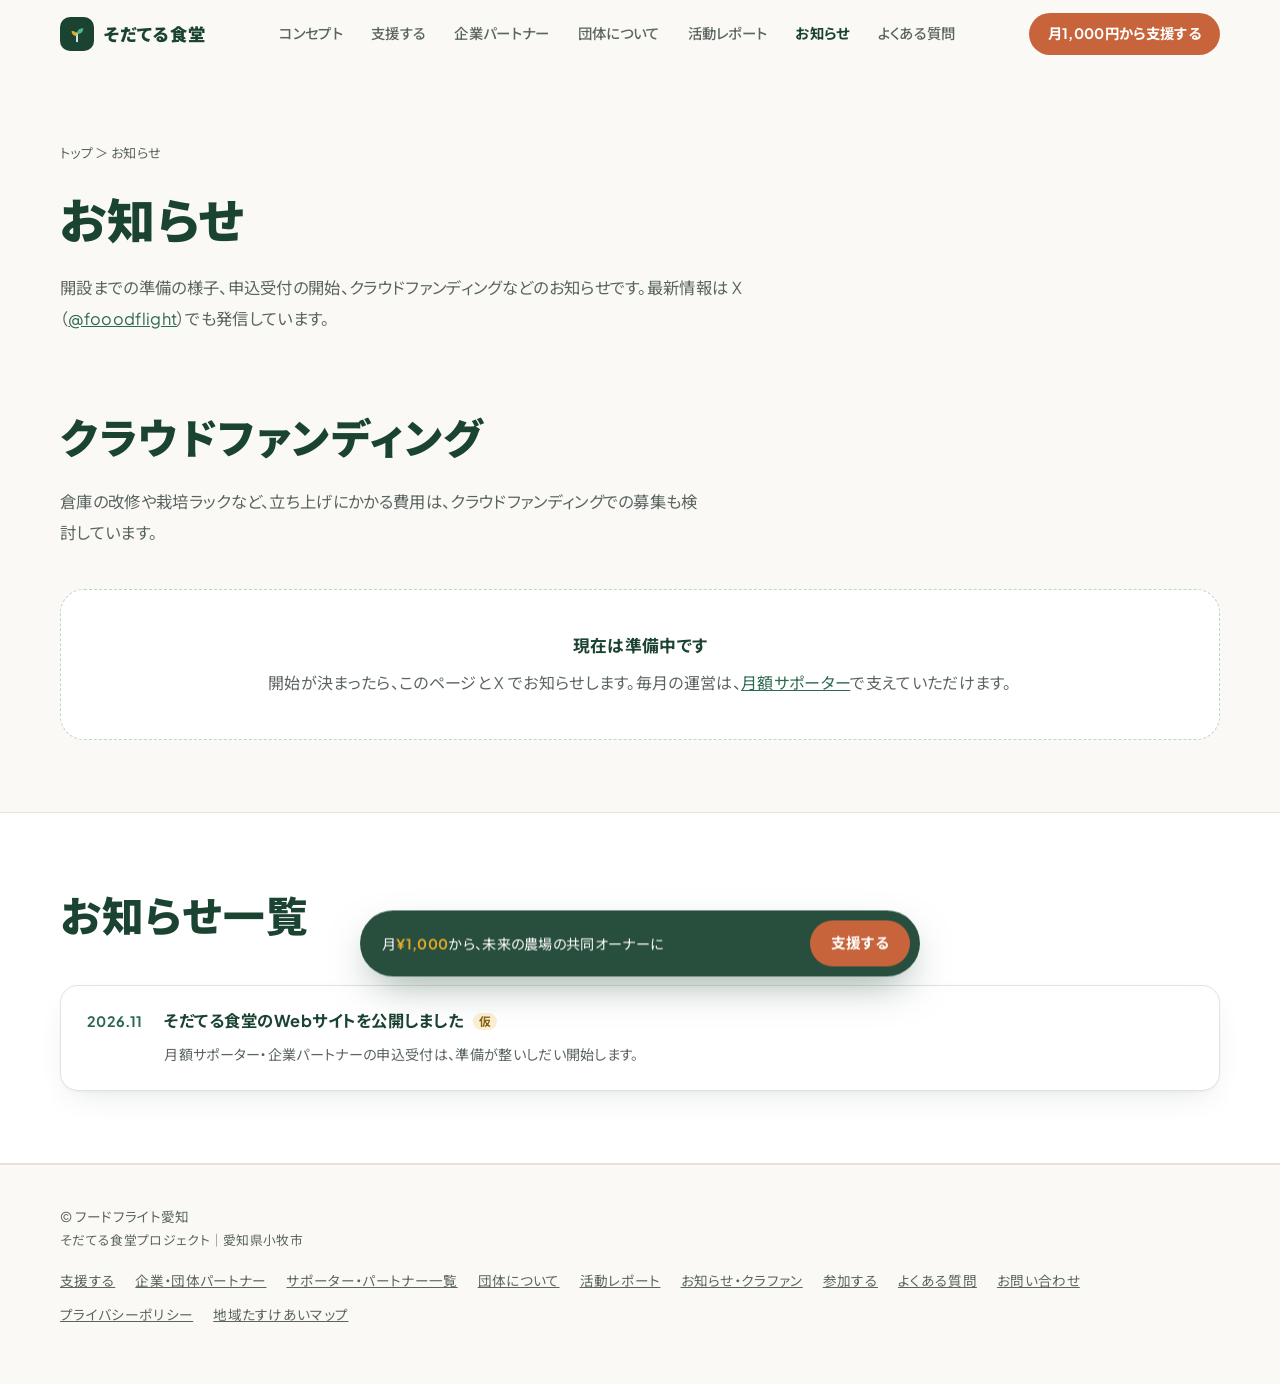
<file: news.html>
<!doctype html>
<html lang="ja">
<head>
<meta charset="utf-8">
<meta name="viewport" content="width=device-width, initial-scale=1, viewport-fit=cover">
<title>お知らせ｜そだてる食堂</title>
<meta name="description" content="そだてる食堂の開設準備の様子、申込受付の開始、クラウドファンディングなどのお知らせ。">
<meta property="og:type" content="website">
<meta property="og:site_name" content="そだてる食堂">
<meta property="og:title" content="お知らせ｜そだてる食堂">
<meta property="og:description" content="そだてる食堂の開設準備の様子、申込受付の開始、クラウドファンディングなどのお知らせ。">
<meta property="og:url" content="https://foodflight-aichi.github.io/sodateru/news.html">
<meta property="og:image" content="https://foodflight-aichi.github.io/sodateru/ogp.png">
<meta property="og:locale" content="ja_JP">
<meta name="twitter:card" content="summary_large_image">
<meta name="twitter:image" content="https://foodflight-aichi.github.io/sodateru/ogp.png">
<meta name="theme-color" content="#FAF9F6">
<link rel="icon" href="favicon.svg" type="image/svg+xml">
<link rel="preconnect" href="https://fonts.googleapis.com">
<link rel="preconnect" href="https://fonts.gstatic.com" crossorigin>
<link href="https://fonts.googleapis.com/css2?family=Plus+Jakarta+Sans:wght@400;500;600;700;800&family=Noto+Sans+JP:wght@400;500;700;900&display=swap" rel="stylesheet">
<link rel="stylesheet" href="style.css">
</head>
<body>
<header class="site-head" id="head">
  <div class="wrap">
    <a class="brand" href="index.html" aria-label="そだてる食堂 トップへ">
      <span class="brand-mark"><svg viewBox="0 0 24 24" aria-hidden="true"><path d="M12 21V11" stroke="#fff" stroke-width="2" stroke-linecap="round"/><path d="M12 12c0-4.5 3-7 7.5-7 0 4.5-3 7-7.5 7z" fill="#52B788"/><path d="M12 14.5c0-3.8-2.4-6-6.5-6 0 3.8 2.4 6 6.5 6z" fill="#E3A92B"/></svg></span>
      そだてる食堂
    </a>
    <nav class="nav" aria-label="メインメニュー">
      <a href="index.html#about">コンセプト</a>
      <a href="support.html">支援する</a>
      <a href="partners.html">企業パートナー</a>
      <a href="about.html">団体について</a>
      <a href="reports.html">活動レポート</a>
      <a href="news.html" aria-current="page">お知らせ</a>
      <a href="faq.html">よくある質問</a>
    </nav>
    <div class="head-right">
      <a class="btn btn-primary btn-sm" href="support.html">月1,000円から支援する</a>
      <button class="menu-btn" id="menu-btn" type="button" aria-expanded="false" aria-controls="m-nav" aria-label="メニューを開く"><span></span><span></span><span></span></button>
    </div>
  </div>
  <nav class="m-nav" id="m-nav" aria-label="メニュー">
    <a href="index.html#about">コンセプト</a>
    <a href="support.html">支援する</a>
    <a href="partners.html">企業パートナー</a>
    <a href="about.html">団体について</a>
    <a href="reports.html">活動レポート</a>
    <a href="news.html" aria-current="page">お知らせ</a>
    <a href="faq.html">よくある質問</a>
    <a href="join.html">参加する</a>
    <a href="contact.html">お問い合わせ</a>
    <a class="btn btn-primary" href="support.html">月1,000円から支援する</a>
  </nav>
</header>
<main id="top">
<section class="page-hero" aria-labelledby="page-title">
  <div class="wrap">
    <p class="crumb"><a href="index.html">トップ</a> ＞ お知らせ</p>
    <h1 id="page-title">お知らせ</h1>
    <p class="lead">開設までの準備の様子、申込受付の開始、クラウドファンディングなどのお知らせです。最新情報は X（<a href="https://x.com/fooodflight">@fooodflight</a>）でも発信しています。</p>
  </div>
</section>

<section class="sec-s anchor" id="crowdfunding" aria-labelledby="cf-title">
  <div class="wrap">
    <div class="sec-head">
      <h2 id="cf-title">クラウドファンディング</h2>
      <p>倉庫の改修や栽培ラックなど、立ち上げにかかる費用は、クラウドファンディングでの募集も検討しています。</p>
    </div>
    <div class="empty-box">
      <b>現在は準備中です</b>
      開始が決まったら、このページと X でお知らせします。毎月の運営は、<a href="support.html">月額サポーター</a>で支えていただけます。
    </div>
  </div>
</section>

<section class="sec-s sec-alt" aria-labelledby="news-title">
  <div class="wrap">
    <div class="sec-head">
      <h2 id="news-title">お知らせ一覧</h2>
    </div>
    <div class="post-list">
      <div class="post-card">
        <time datetime="2026-11">2026.11</time>
        <h3>そだてる食堂のWebサイトを公開しました <span class="tmp">仮</span></h3>
        <span></span>
        <p>月額サポーター・企業パートナーの申込受付は、準備が整いしだい開始します。</p>
      </div>
    </div>
  </div>
</section>
</main>

<footer>
  <div class="wrap">
    <div class="f-org">© フードフライト愛知<br><span>そだてる食堂プロジェクト｜愛知県小牧市</span></div>
    <nav aria-label="フッター">
      <a href="support.html">支援する</a>
      <a href="partners.html">企業・団体パートナー</a>
      <a href="sponsors.html">サポーター・パートナー一覧</a>
      <a href="about.html">団体について</a>
      <a href="reports.html">活動レポート</a>
      <a href="news.html">お知らせ・クラファン</a>
      <a href="join.html">参加する</a>
      <a href="faq.html">よくある質問</a>
      <a href="contact.html">お問い合わせ</a>
      <a href="privacy.html">プライバシーポリシー</a>
      <a href="https://foodflight-aichi.github.io/map/">地域たすけあいマップ</a>
    </nav>
  </div>
</footer>
<!-- 追従CTA -->
<div class="float" id="float" aria-hidden="true">
  <p>月<b>¥1,000</b>から、未来の農場の共同オーナーに</p>
  <a class="btn btn-primary" href="support.html" tabindex="-1">支援する</a>
</div>
<script src="common.js"></script>
</body>
</html>
</file>
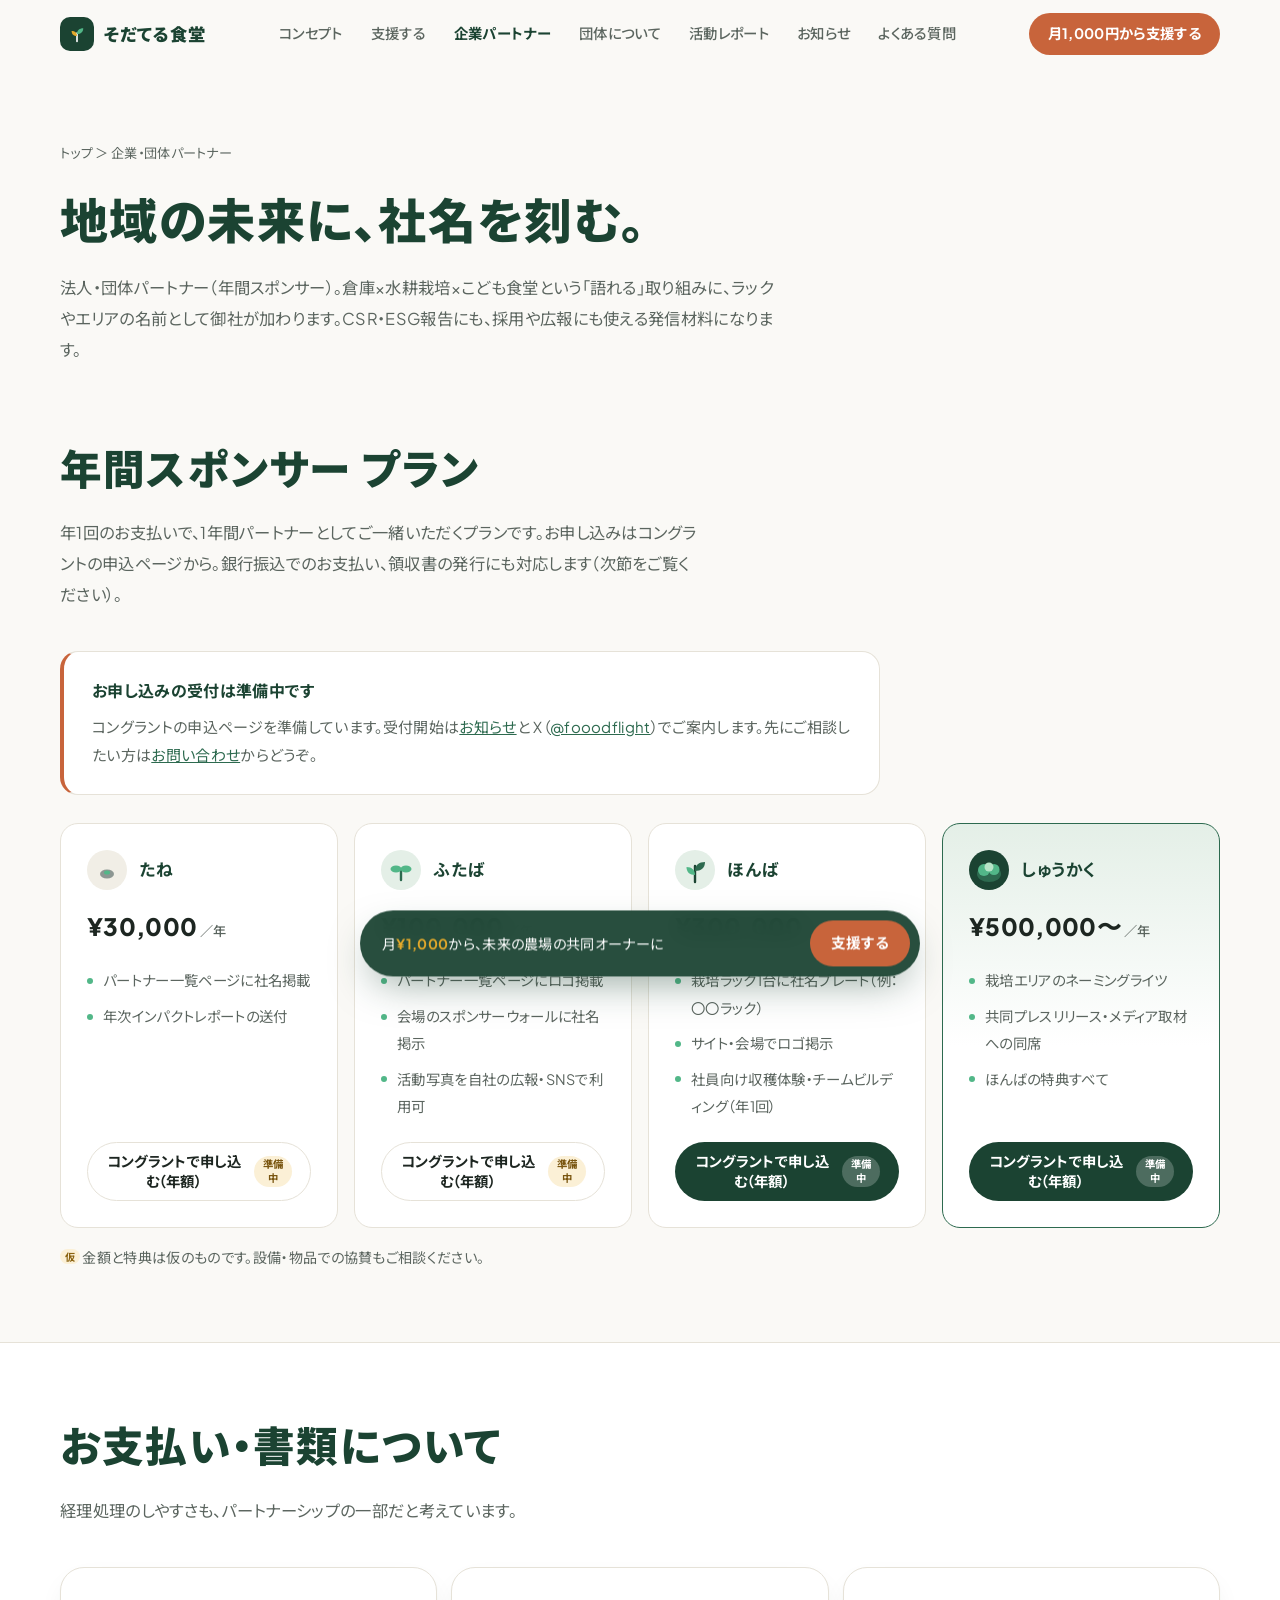
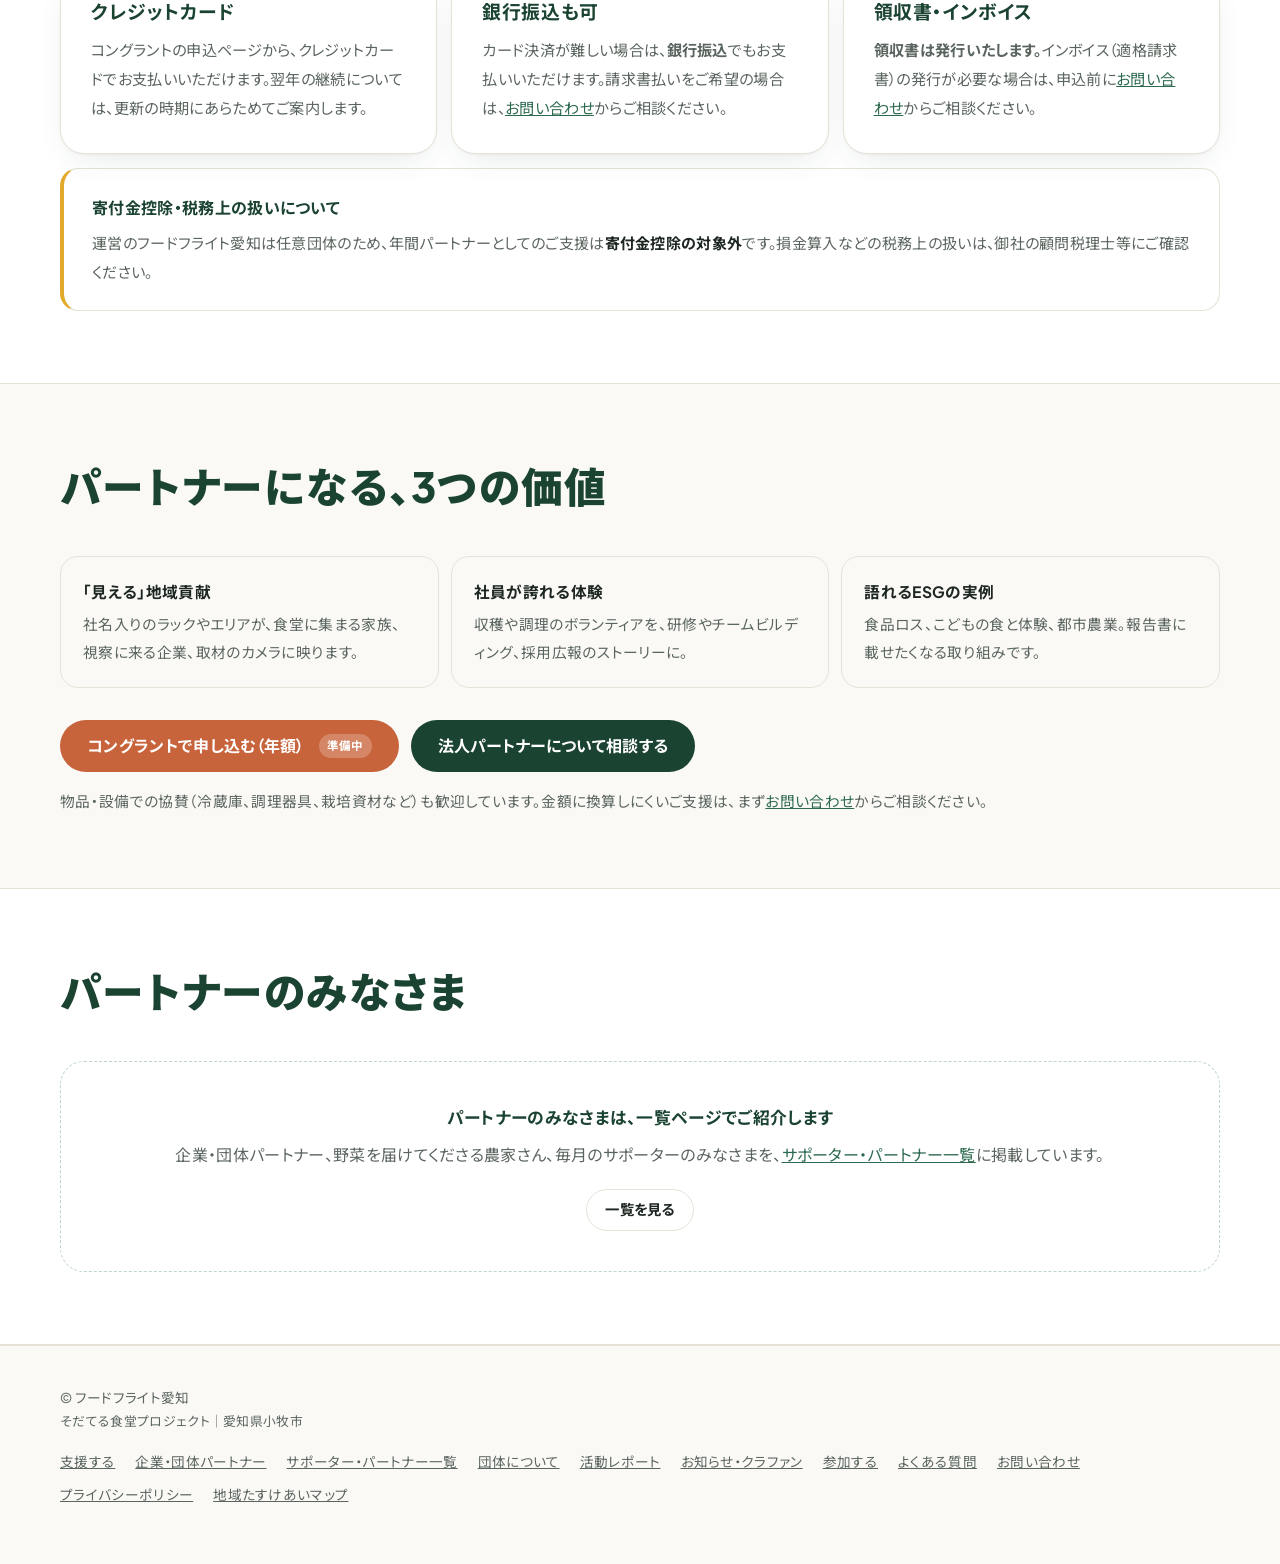
<file: partners.html>
<!doctype html>
<html lang="ja">
<head>
<meta charset="utf-8">
<meta name="viewport" content="width=device-width, initial-scale=1, viewport-fit=cover">
<title>企業・団体パートナー｜そだてる食堂</title>
<meta name="description" content="年3万円からの年間パートナー。社名掲示、栽培ラックのネーミング、社員向け収穫体験など、地域に「見える」地域貢献のかたちをご提案します。銀行振込・領収書発行にも対応。">
<meta property="og:type" content="website">
<meta property="og:site_name" content="そだてる食堂">
<meta property="og:title" content="企業・団体パートナー｜そだてる食堂">
<meta property="og:description" content="年3万円からの年間パートナー。社名掲示、栽培ラックのネーミング、社員向け収穫体験など、地域に「見える」地域貢献のかたちをご提案します。銀行振込・領収書発行にも対応。">
<meta property="og:url" content="https://foodflight-aichi.github.io/sodateru/partners.html">
<meta property="og:image" content="https://foodflight-aichi.github.io/sodateru/ogp.png">
<meta property="og:locale" content="ja_JP">
<meta name="twitter:card" content="summary_large_image">
<meta name="twitter:image" content="https://foodflight-aichi.github.io/sodateru/ogp.png">
<meta name="theme-color" content="#FAF9F6">
<link rel="icon" href="favicon.svg" type="image/svg+xml">
<link rel="preconnect" href="https://fonts.googleapis.com">
<link rel="preconnect" href="https://fonts.gstatic.com" crossorigin>
<link href="https://fonts.googleapis.com/css2?family=Plus+Jakarta+Sans:wght@400;500;600;700;800&family=Noto+Sans+JP:wght@400;500;700;900&display=swap" rel="stylesheet">
<link rel="stylesheet" href="style.css">
</head>
<body>
<header class="site-head" id="head">
  <div class="wrap">
    <a class="brand" href="index.html" aria-label="そだてる食堂 トップへ">
      <span class="brand-mark"><svg viewBox="0 0 24 24" aria-hidden="true"><path d="M12 21V11" stroke="#fff" stroke-width="2" stroke-linecap="round"/><path d="M12 12c0-4.5 3-7 7.5-7 0 4.5-3 7-7.5 7z" fill="#52B788"/><path d="M12 14.5c0-3.8-2.4-6-6.5-6 0 3.8 2.4 6 6.5 6z" fill="#E3A92B"/></svg></span>
      そだてる食堂
    </a>
    <nav class="nav" aria-label="メインメニュー">
      <a href="index.html#about">コンセプト</a>
      <a href="support.html">支援する</a>
      <a href="partners.html" aria-current="page">企業パートナー</a>
      <a href="about.html">団体について</a>
      <a href="reports.html">活動レポート</a>
      <a href="news.html">お知らせ</a>
      <a href="faq.html">よくある質問</a>
    </nav>
    <div class="head-right">
      <a class="btn btn-primary btn-sm" href="support.html">月1,000円から支援する</a>
      <button class="menu-btn" id="menu-btn" type="button" aria-expanded="false" aria-controls="m-nav" aria-label="メニューを開く"><span></span><span></span><span></span></button>
    </div>
  </div>
  <nav class="m-nav" id="m-nav" aria-label="メニュー">
    <a href="index.html#about">コンセプト</a>
    <a href="support.html">支援する</a>
    <a href="partners.html" aria-current="page">企業パートナー</a>
    <a href="about.html">団体について</a>
    <a href="reports.html">活動レポート</a>
    <a href="news.html">お知らせ</a>
    <a href="faq.html">よくある質問</a>
    <a href="join.html">参加する</a>
    <a href="contact.html">お問い合わせ</a>
    <a class="btn btn-primary" href="support.html">月1,000円から支援する</a>
  </nav>
</header>
<main id="top">
<!-- ================= PAGE HERO ================= -->
<section class="page-hero" aria-labelledby="page-title">
  <div class="wrap">
    <p class="crumb"><a href="index.html">トップ</a> ＞ 企業・団体パートナー</p>
    <h1 id="page-title"><span class="ib">地域の未来に、</span><span class="ib">社名を刻む。</span></h1>
    <p class="lead">法人・団体パートナー（年間スポンサー）。倉庫×水耕栽培×こども食堂という「語れる」取り組みに、ラックやエリアの名前として御社が加わります。CSR・ESG報告にも、採用や広報にも使える発信材料になります。</p>
  </div>
</section>

<!-- ================= TIERS ================= -->
<section class="sec-s" aria-labelledby="tiers-title">
  <div class="wrap">
    <div class="sec-head">
      <h2 id="tiers-title">年間スポンサー プラン</h2>
      <p>年1回のお支払いで、1年間パートナーとしてご一緒いただくプランです。お申し込みはコングラントの申込ページから。銀行振込でのお支払い、領収書の発行にも対応します（次節をご覧ください）。</p>
    </div>
    <div class="note-box pending-box js-congrant-pending anchor" id="apply" data-for="annual" style="margin:0 0 28px;max-width:820px">
      <span class="note-title">お申し込みの受付は準備中です</span>
      コングラントの申込ページを準備しています。受付開始は<a href="news.html">お知らせ</a>と X（<a href="https://x.com/fooodflight">@fooodflight</a>）でご案内します。先にご相談したい方は<a href="contact.html#partner">お問い合わせ</a>からどうぞ。
    </div>

    <div class="corp">
      <div class="tier">
        <div class="tier-head"><svg viewBox="0 0 40 40" aria-hidden="true"><circle cx="20" cy="20" r="20" fill="#F1EEE6"/><ellipse cx="20" cy="24" rx="7" ry="4.5" fill="#8C9692"/><ellipse cx="20" cy="22.5" rx="3" ry="2" fill="#52B788"/></svg><h3>たね</h3></div>
        <p class="price">¥30,000<small>／年</small></p>
        <ul><li>パートナー一覧ページに社名掲載</li><li>年次インパクトレポートの送付</li></ul>
        <p style="margin-top:auto;padding-top:18px"><a class="btn btn-ghost btn-sm btn-block" href="#apply" data-congrant="annual">コングラントで申し込む（年額）</a></p>
      </div>
      <div class="tier">
        <div class="tier-head"><svg viewBox="0 0 40 40" aria-hidden="true"><circle cx="20" cy="20" r="20" fill="#E4EFE7"/><path d="M20 30V20" stroke="#2D6A4F" stroke-width="2.4" stroke-linecap="round"/><ellipse cx="15" cy="19" rx="5.5" ry="3.5" fill="#52B788"/><ellipse cx="25" cy="19" rx="5.5" ry="3.5" fill="#52B788"/></svg><h3>ふたば</h3></div>
        <p class="price">¥100,000<small>／年</small></p>
        <ul><li>パートナー一覧ページにロゴ掲載</li><li>会場のスポンサーウォールに社名掲示</li><li>活動写真を自社の広報・SNSで利用可</li></ul>
        <p style="margin-top:auto;padding-top:18px"><a class="btn btn-ghost btn-sm btn-block" href="#apply" data-congrant="annual">コングラントで申し込む（年額）</a></p>
      </div>
      <div class="tier">
        <div class="tier-head"><svg viewBox="0 0 40 40" aria-hidden="true"><circle cx="20" cy="20" r="20" fill="#E4EFE7"/><path d="M20 32V16" stroke="#1B4332" stroke-width="2.4" stroke-linecap="round"/><path d="M20 21c0-6 4-9 10-9 0 6-4 9-10 9z" fill="#2D6A4F"/><path d="M20 25c0-5-3-8-8.5-8 0 5 3 8 8.5 8z" fill="#52B788"/></svg><h3>ほんば</h3></div>
        <p class="price">¥300,000<small>／年</small></p>
        <ul><li>栽培ラック1台に社名プレート（例：〇〇ラック）</li><li>サイト・会場でロゴ掲示</li><li>社員向け収穫体験・チームビルディング（年1回）</li></ul>
        <p style="margin-top:auto;padding-top:18px"><a class="btn btn-dark btn-sm btn-block" href="#apply" data-congrant="annual">コングラントで申し込む（年額）</a></p>
      </div>
      <div class="tier top">
        <div class="tier-head"><svg viewBox="0 0 40 40" aria-hidden="true"><circle cx="20" cy="20" r="20" fill="#1B4332"/><ellipse cx="20" cy="24" rx="12" ry="8" fill="#2D6A4F"/><circle cx="15" cy="20" r="6" fill="#52B788"/><circle cx="25" cy="19.5" r="5.5" fill="#52B788"/><circle cx="20" cy="17" r="4.5" fill="#B7E4C7"/></svg><h3>しゅうかく</h3></div>
        <p class="price">¥500,000〜<small>／年</small></p>
        <ul><li>栽培エリアのネーミングライツ</li><li>共同プレスリリース・メディア取材への同席</li><li>ほんばの特典すべて</li></ul>
        <p style="margin-top:auto;padding-top:18px"><a class="btn btn-dark btn-sm btn-block" href="#apply" data-congrant="annual">コングラントで申し込む（年額）</a></p>
      </div>
    </div>
    <p style="margin-top:16px;font-size:.88rem;color:var(--ink-soft)"><span class="tmp">仮</span> 金額と特典は仮のものです。設備・物品での協賛もご相談ください。</p>
  </div>
</section>

<!-- ================= 支払い方法 ================= -->
<section class="sec-s sec-alt" aria-labelledby="pay-title">
  <div class="wrap">
    <div class="sec-head">
      <h2 id="pay-title">お支払い・書類について</h2>
      <p>経理処理のしやすさも、パートナーシップの一部だと考えています。</p>
    </div>
    <div class="pay-grid">
      <div class="tile">
        <h3>クレジットカード</h3>
        <p>コングラントの申込ページから、クレジットカードでお支払いいただけます。翌年の継続については、更新の時期にあらためてご案内します。</p>
      </div>
      <div class="tile">
        <h3>銀行振込も可</h3>
        <p>カード決済が難しい場合は、<b>銀行振込</b>でもお支払いいただけます。請求書払いをご希望の場合は、<a href="contact.html#partner">お問い合わせ</a>からご相談ください。</p>
      </div>
      <div class="tile">
        <h3>領収書・インボイス</h3>
        <p><b>領収書は発行いたします。</b>インボイス（適格請求書）の発行が必要な場合は、申込前に<a href="contact.html#partner">お問い合わせ</a>からご相談ください。</p>
      </div>
    </div>
    <div class="note-box" style="margin-top:14px">
      <span class="note-title">寄付金控除・税務上の扱いについて</span>
      運営のフードフライト愛知は任意団体のため、年間パートナーとしてのご支援は<b>寄付金控除の対象外</b>です。損金算入などの税務上の扱いは、御社の顧問税理士等にご確認ください。
    </div>
  </div>
</section>

<!-- ================= WHY ================= -->
<section class="sec-s" aria-labelledby="why-title">
  <div class="wrap">
    <div class="sec-head">
      <h2 id="why-title">パートナーになる、3つの価値</h2>
    </div>
    <div class="corp-why" style="margin-top:0">
      <div><b>「見える」地域貢献</b>社名入りのラックやエリアが、食堂に集まる家族、視察に来る企業、取材のカメラに映ります。</div>
      <div><b>社員が誇れる体験</b>収穫や調理のボランティアを、研修やチームビルディング、採用広報のストーリーに。</div>
      <div><b>語れるESGの実例</b>食品ロス、こどもの食と体験、都市農業。報告書に載せたくなる取り組みです。</div>
    </div>

    <div class="corp-actions">
      <a class="btn btn-primary" href="#apply" data-congrant="annual">コングラントで申し込む（年額）</a>
      <a class="btn btn-dark" href="contact.html#partner">法人パートナーについて相談する</a>
    </div>
    <p style="margin-top:16px;font-size:.92rem;color:var(--ink-soft)">物品・設備での協賛（冷蔵庫、調理器具、栽培資材など）も歓迎しています。金額に換算しにくいご支援は、まず<a href="contact.html#partner">お問い合わせ</a>からご相談ください。</p>
  </div>
</section>

<!-- ================= PARTNER LIST (準備中) ================= -->
<section class="sec-s sec-alt" aria-labelledby="list-title">
  <div class="wrap">
    <div class="sec-head">
      <h2 id="list-title">パートナーのみなさま</h2>
    </div>
    <div class="empty-box">
      <b>パートナーのみなさまは、一覧ページでご紹介します</b>
      企業・団体パートナー、野菜を届けてくださる農家さん、毎月のサポーターのみなさまを、<a href="sponsors.html">サポーター・パートナー一覧</a>に掲載しています。
      <p style="margin-top:18px"><a class="btn btn-ghost btn-sm" href="sponsors.html">一覧を見る</a></p>
    </div>
  </div>
</section>
</main>

<footer>
  <div class="wrap">
    <div class="f-org">© フードフライト愛知<br><span>そだてる食堂プロジェクト｜愛知県小牧市</span></div>
    <nav aria-label="フッター">
      <a href="support.html">支援する</a>
      <a href="partners.html">企業・団体パートナー</a>
      <a href="sponsors.html">サポーター・パートナー一覧</a>
      <a href="about.html">団体について</a>
      <a href="reports.html">活動レポート</a>
      <a href="news.html">お知らせ・クラファン</a>
      <a href="join.html">参加する</a>
      <a href="faq.html">よくある質問</a>
      <a href="contact.html">お問い合わせ</a>
      <a href="privacy.html">プライバシーポリシー</a>
      <a href="https://foodflight-aichi.github.io/map/">地域たすけあいマップ</a>
    </nav>
  </div>
</footer>
<!-- 追従CTA -->
<div class="float" id="float" aria-hidden="true">
  <p>月<b>¥1,000</b>から、未来の農場の共同オーナーに</p>
  <a class="btn btn-primary" href="support.html" tabindex="-1">支援する</a>
</div>
<script src="common.js"></script>
</body>
</html>
</file>
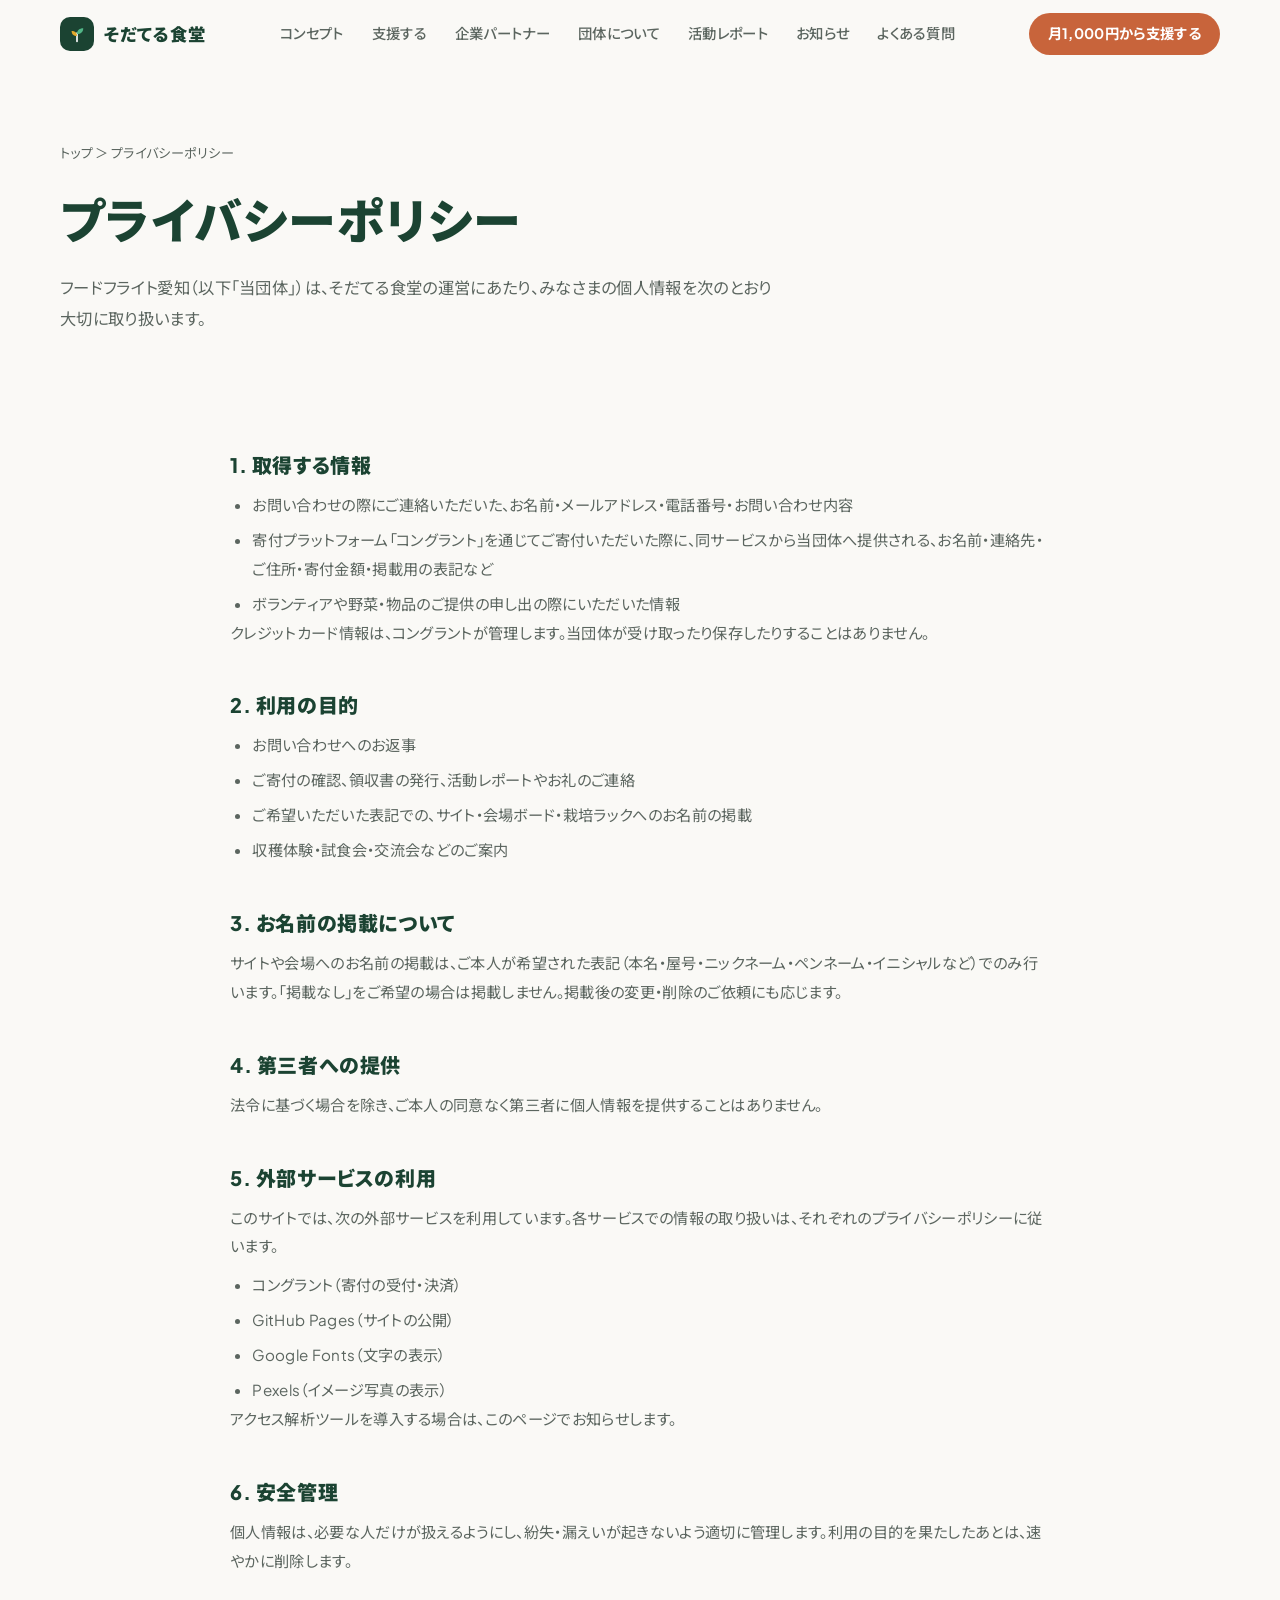
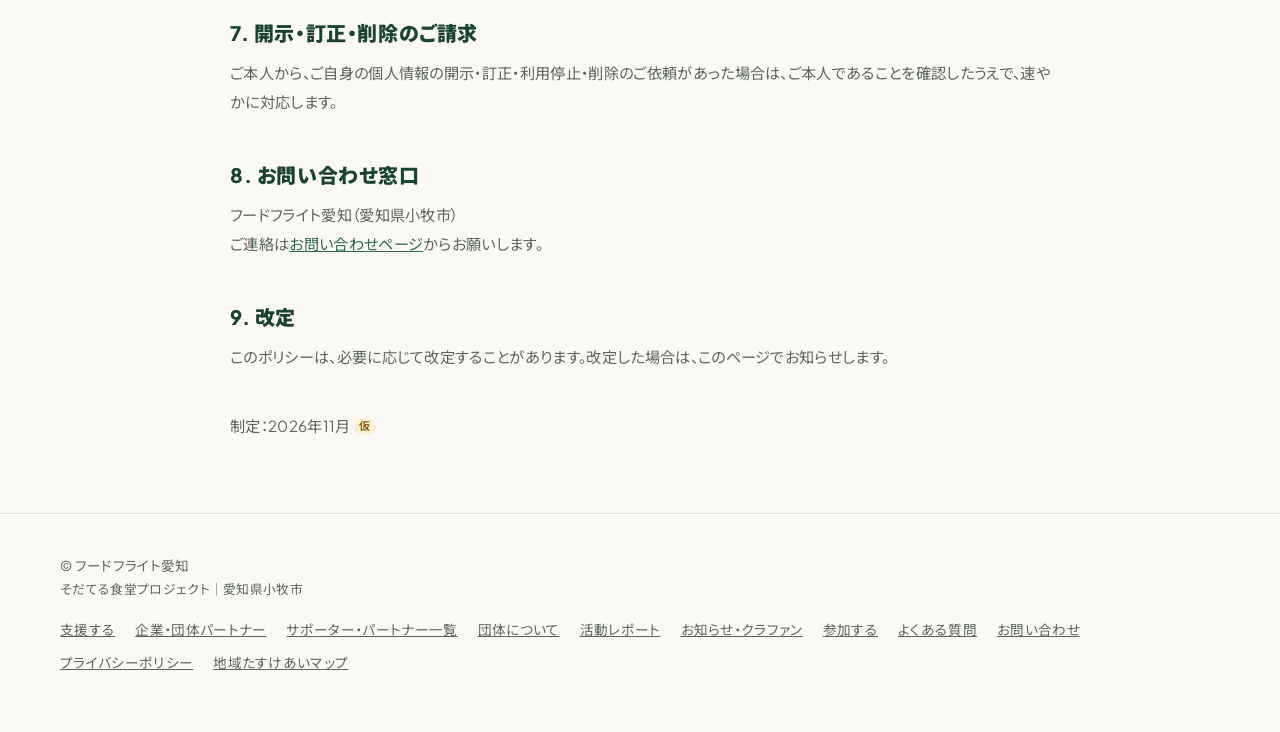
<file: privacy.html>
<!doctype html>
<html lang="ja">
<head>
<meta charset="utf-8">
<meta name="viewport" content="width=device-width, initial-scale=1, viewport-fit=cover">
<title>プライバシーポリシー｜そだてる食堂</title>
<meta name="description" content="そだてる食堂（フードフライト愛知）の個人情報の取り扱いについて。">
<meta property="og:type" content="website">
<meta property="og:site_name" content="そだてる食堂">
<meta property="og:title" content="プライバシーポリシー｜そだてる食堂">
<meta property="og:description" content="そだてる食堂（フードフライト愛知）の個人情報の取り扱いについて。">
<meta property="og:url" content="https://foodflight-aichi.github.io/sodateru/privacy.html">
<meta property="og:image" content="https://foodflight-aichi.github.io/sodateru/ogp.png">
<meta property="og:locale" content="ja_JP">
<meta name="twitter:card" content="summary_large_image">
<meta name="twitter:image" content="https://foodflight-aichi.github.io/sodateru/ogp.png">
<meta name="theme-color" content="#FAF9F6">
<link rel="icon" href="favicon.svg" type="image/svg+xml">
<link rel="preconnect" href="https://fonts.googleapis.com">
<link rel="preconnect" href="https://fonts.gstatic.com" crossorigin>
<link href="https://fonts.googleapis.com/css2?family=Plus+Jakarta+Sans:wght@400;500;600;700;800&family=Noto+Sans+JP:wght@400;500;700;900&display=swap" rel="stylesheet">
<link rel="stylesheet" href="style.css">
</head>
<body>
<header class="site-head" id="head">
  <div class="wrap">
    <a class="brand" href="index.html" aria-label="そだてる食堂 トップへ">
      <span class="brand-mark"><svg viewBox="0 0 24 24" aria-hidden="true"><path d="M12 21V11" stroke="#fff" stroke-width="2" stroke-linecap="round"/><path d="M12 12c0-4.5 3-7 7.5-7 0 4.5-3 7-7.5 7z" fill="#52B788"/><path d="M12 14.5c0-3.8-2.4-6-6.5-6 0 3.8 2.4 6 6.5 6z" fill="#E3A92B"/></svg></span>
      そだてる食堂
    </a>
    <nav class="nav" aria-label="メインメニュー">
      <a href="index.html#about">コンセプト</a>
      <a href="support.html">支援する</a>
      <a href="partners.html">企業パートナー</a>
      <a href="about.html">団体について</a>
      <a href="reports.html">活動レポート</a>
      <a href="news.html">お知らせ</a>
      <a href="faq.html">よくある質問</a>
    </nav>
    <div class="head-right">
      <a class="btn btn-primary btn-sm" href="support.html">月1,000円から支援する</a>
      <button class="menu-btn" id="menu-btn" type="button" aria-expanded="false" aria-controls="m-nav" aria-label="メニューを開く"><span></span><span></span><span></span></button>
    </div>
  </div>
  <nav class="m-nav" id="m-nav" aria-label="メニュー">
    <a href="index.html#about">コンセプト</a>
    <a href="support.html">支援する</a>
    <a href="partners.html">企業パートナー</a>
    <a href="about.html">団体について</a>
    <a href="reports.html">活動レポート</a>
    <a href="news.html">お知らせ</a>
    <a href="faq.html">よくある質問</a>
    <a href="join.html">参加する</a>
    <a href="contact.html">お問い合わせ</a>
    <a class="btn btn-primary" href="support.html">月1,000円から支援する</a>
  </nav>
</header>
<main id="top">
<!-- 注意：この文面は、任意団体向けの一般的な雛形です。公開前に、実際の運用（使っているサービス、保管方法、連絡先など）と合っているか確認してください。 -->
<section class="page-hero" aria-labelledby="page-title">
  <div class="wrap">
    <p class="crumb"><a href="index.html">トップ</a> ＞ プライバシーポリシー</p>
    <h1 id="page-title">プライバシーポリシー</h1>
    <p class="lead">フードフライト愛知（以下「当団体」）は、そだてる食堂の運営にあたり、みなさまの個人情報を次のとおり大切に取り扱います。</p>
  </div>
</section>

<section class="sec-s" aria-label="プライバシーポリシー本文">
  <div class="wrap legal">
    <h2>1. 取得する情報</h2>
    <ul>
      <li>お問い合わせの際にご連絡いただいた、お名前・メールアドレス・電話番号・お問い合わせ内容</li>
      <li>寄付プラットフォーム「コングラント」を通じてご寄付いただいた際に、同サービスから当団体へ提供される、お名前・連絡先・ご住所・寄付金額・掲載用の表記など</li>
      <li>ボランティアや野菜・物品のご提供の申し出の際にいただいた情報</li>
    </ul>
    <p>クレジットカード情報は、コングラントが管理します。当団体が受け取ったり保存したりすることはありません。</p>

    <h2>2. 利用の目的</h2>
    <ul>
      <li>お問い合わせへのお返事</li>
      <li>ご寄付の確認、領収書の発行、活動レポートやお礼のご連絡</li>
      <li>ご希望いただいた表記での、サイト・会場ボード・栽培ラックへのお名前の掲載</li>
      <li>収穫体験・試食会・交流会などのご案内</li>
    </ul>

    <h2>3. お名前の掲載について</h2>
    <p>サイトや会場へのお名前の掲載は、ご本人が希望された表記（本名・屋号・ニックネーム・ペンネーム・イニシャルなど）でのみ行います。「掲載なし」をご希望の場合は掲載しません。掲載後の変更・削除のご依頼にも応じます。</p>

    <h2>4. 第三者への提供</h2>
    <p>法令に基づく場合を除き、ご本人の同意なく第三者に個人情報を提供することはありません。</p>

    <h2>5. 外部サービスの利用</h2>
    <p>このサイトでは、次の外部サービスを利用しています。各サービスでの情報の取り扱いは、それぞれのプライバシーポリシーに従います。</p>
    <ul>
      <li>コングラント（寄付の受付・決済）</li>
      <li>GitHub Pages（サイトの公開）</li>
      <li>Google Fonts（文字の表示）</li>
      <li>Pexels（イメージ写真の表示）</li>
    </ul>
    <p>アクセス解析ツールを導入する場合は、このページでお知らせします。</p>

    <h2>6. 安全管理</h2>
    <p>個人情報は、必要な人だけが扱えるようにし、紛失・漏えいが起きないよう適切に管理します。利用の目的を果たしたあとは、速やかに削除します。</p>

    <h2>7. 開示・訂正・削除のご請求</h2>
    <p>ご本人から、ご自身の個人情報の開示・訂正・利用停止・削除のご依頼があった場合は、ご本人であることを確認したうえで、速やかに対応します。</p>

    <h2>8. お問い合わせ窓口</h2>
    <p>フードフライト愛知（愛知県小牧市）<br>ご連絡は<a href="contact.html">お問い合わせページ</a>からお願いします。</p>

    <h2>9. 改定</h2>
    <p>このポリシーは、必要に応じて改定することがあります。改定した場合は、このページでお知らせします。</p>

    <p style="margin-top:40px">制定：2026年11月 <span class="tmp">仮</span></p>
  </div>
</section>
</main>

<footer>
  <div class="wrap">
    <div class="f-org">© フードフライト愛知<br><span>そだてる食堂プロジェクト｜愛知県小牧市</span></div>
    <nav aria-label="フッター">
      <a href="support.html">支援する</a>
      <a href="partners.html">企業・団体パートナー</a>
      <a href="sponsors.html">サポーター・パートナー一覧</a>
      <a href="about.html">団体について</a>
      <a href="reports.html">活動レポート</a>
      <a href="news.html">お知らせ・クラファン</a>
      <a href="join.html">参加する</a>
      <a href="faq.html">よくある質問</a>
      <a href="contact.html">お問い合わせ</a>
      <a href="privacy.html">プライバシーポリシー</a>
      <a href="https://foodflight-aichi.github.io/map/">地域たすけあいマップ</a>
    </nav>
  </div>
</footer>
<script src="common.js"></script>
</body>
</html>
</file>
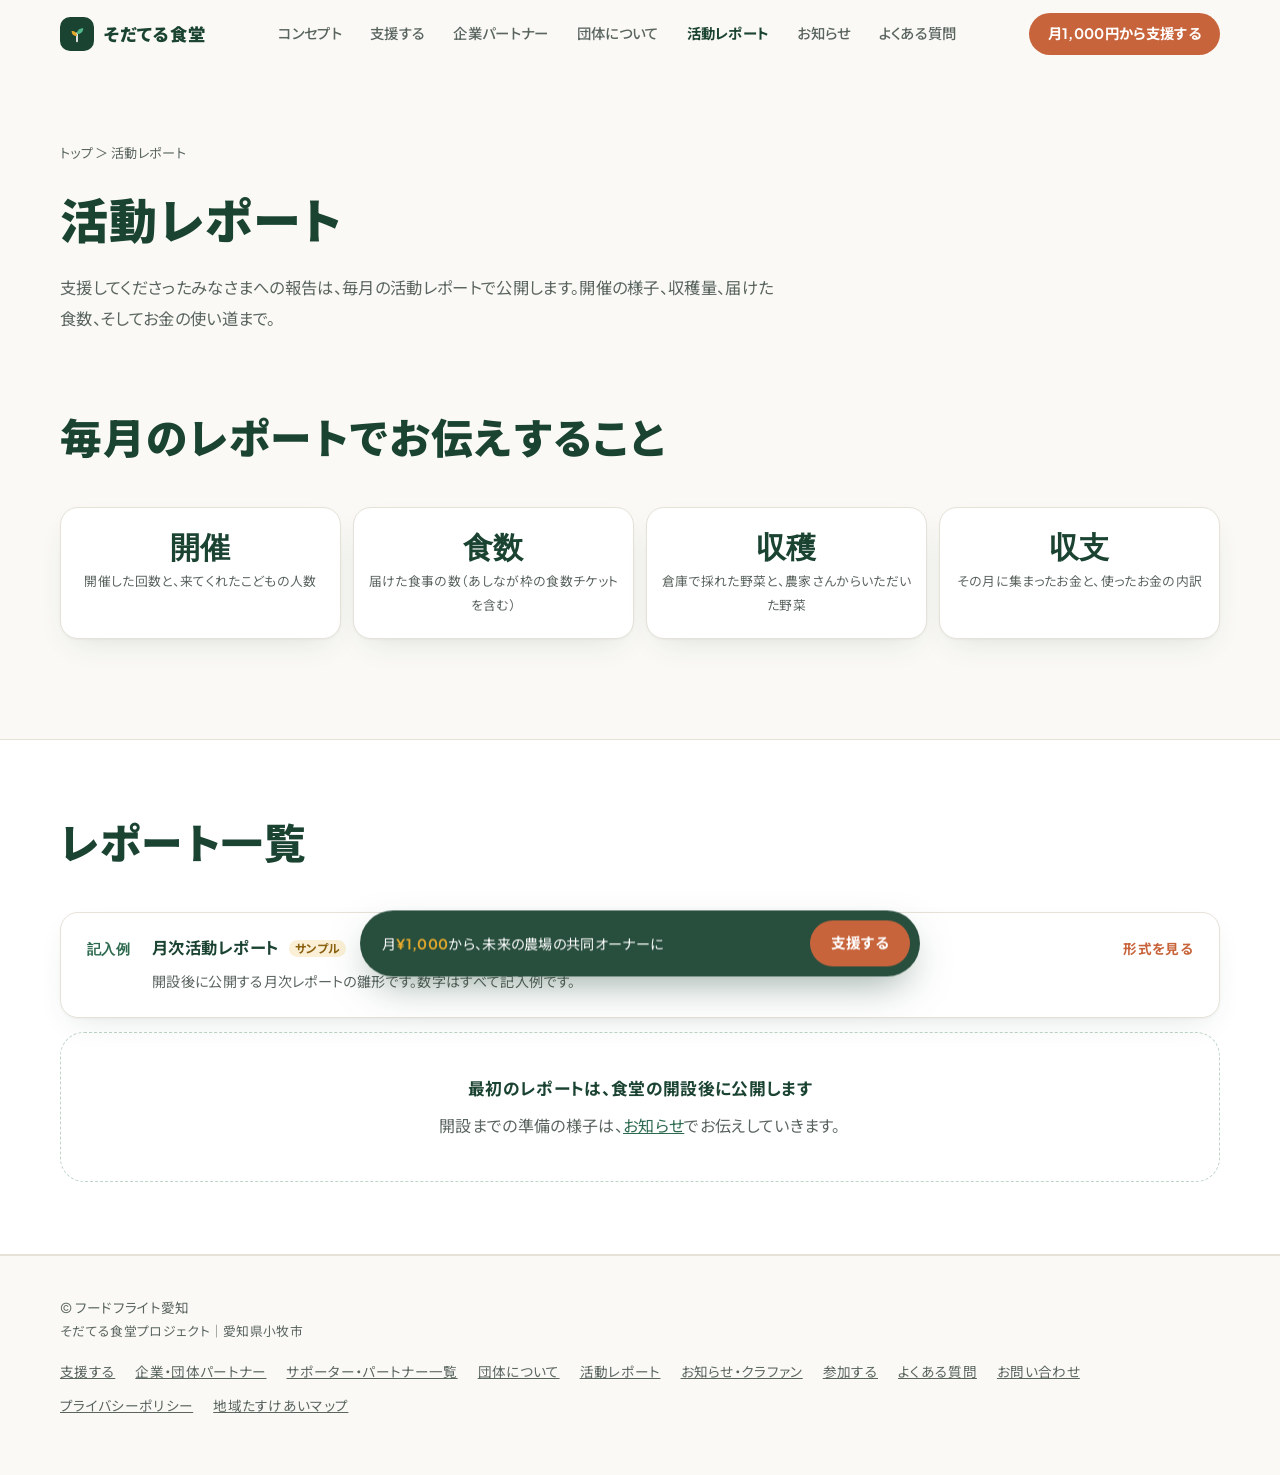
<file: reports.html>
<!doctype html>
<html lang="ja">
<head>
<meta charset="utf-8">
<meta name="viewport" content="width=device-width, initial-scale=1, viewport-fit=cover">
<title>活動レポート｜そだてる食堂</title>
<meta name="description" content="開催の様子、収穫量、届けた食数、お金の使い道を、毎月の活動レポートで公開します。">
<meta property="og:type" content="website">
<meta property="og:site_name" content="そだてる食堂">
<meta property="og:title" content="活動レポート｜そだてる食堂">
<meta property="og:description" content="開催の様子、収穫量、届けた食数、お金の使い道を、毎月の活動レポートで公開します。">
<meta property="og:url" content="https://foodflight-aichi.github.io/sodateru/reports.html">
<meta property="og:image" content="https://foodflight-aichi.github.io/sodateru/ogp.png">
<meta property="og:locale" content="ja_JP">
<meta name="twitter:card" content="summary_large_image">
<meta name="twitter:image" content="https://foodflight-aichi.github.io/sodateru/ogp.png">
<meta name="theme-color" content="#FAF9F6">
<link rel="icon" href="favicon.svg" type="image/svg+xml">
<link rel="preconnect" href="https://fonts.googleapis.com">
<link rel="preconnect" href="https://fonts.gstatic.com" crossorigin>
<link href="https://fonts.googleapis.com/css2?family=Plus+Jakarta+Sans:wght@400;500;600;700;800&family=Noto+Sans+JP:wght@400;500;700;900&display=swap" rel="stylesheet">
<link rel="stylesheet" href="style.css">
</head>
<body>
<header class="site-head" id="head">
  <div class="wrap">
    <a class="brand" href="index.html" aria-label="そだてる食堂 トップへ">
      <span class="brand-mark"><svg viewBox="0 0 24 24" aria-hidden="true"><path d="M12 21V11" stroke="#fff" stroke-width="2" stroke-linecap="round"/><path d="M12 12c0-4.5 3-7 7.5-7 0 4.5-3 7-7.5 7z" fill="#52B788"/><path d="M12 14.5c0-3.8-2.4-6-6.5-6 0 3.8 2.4 6 6.5 6z" fill="#E3A92B"/></svg></span>
      そだてる食堂
    </a>
    <nav class="nav" aria-label="メインメニュー">
      <a href="index.html#about">コンセプト</a>
      <a href="support.html">支援する</a>
      <a href="partners.html">企業パートナー</a>
      <a href="about.html">団体について</a>
      <a href="reports.html" aria-current="page">活動レポート</a>
      <a href="news.html">お知らせ</a>
      <a href="faq.html">よくある質問</a>
    </nav>
    <div class="head-right">
      <a class="btn btn-primary btn-sm" href="support.html">月1,000円から支援する</a>
      <button class="menu-btn" id="menu-btn" type="button" aria-expanded="false" aria-controls="m-nav" aria-label="メニューを開く"><span></span><span></span><span></span></button>
    </div>
  </div>
  <nav class="m-nav" id="m-nav" aria-label="メニュー">
    <a href="index.html#about">コンセプト</a>
    <a href="support.html">支援する</a>
    <a href="partners.html">企業パートナー</a>
    <a href="about.html">団体について</a>
    <a href="reports.html" aria-current="page">活動レポート</a>
    <a href="news.html">お知らせ</a>
    <a href="faq.html">よくある質問</a>
    <a href="join.html">参加する</a>
    <a href="contact.html">お問い合わせ</a>
    <a class="btn btn-primary" href="support.html">月1,000円から支援する</a>
  </nav>
</header>
<main id="top">
<section class="page-hero" aria-labelledby="page-title">
  <div class="wrap">
    <p class="crumb"><a href="index.html">トップ</a> ＞ 活動レポート</p>
    <h1 id="page-title">活動レポート</h1>
    <p class="lead">支援してくださったみなさまへの報告は、毎月の活動レポートで公開します。開催の様子、収穫量、届けた食数、そしてお金の使い道まで。</p>
  </div>
</section>

<section class="sec-s" aria-labelledby="what-title">
  <div class="wrap">
    <div class="sec-head">
      <h2 id="what-title">毎月のレポートでお伝えすること</h2>
    </div>
    <div class="kpi" style="margin-top:0">
      <div><div class="n">開催</div><div class="l">開催した回数と、来てくれたこどもの人数</div></div>
      <div><div class="n">食数</div><div class="l">届けた食事の数（あしなが枠の食数チケットを含む）</div></div>
      <div><div class="n">収穫</div><div class="l">倉庫で採れた野菜と、農家さんからいただいた野菜</div></div>
      <div><div class="n">収支</div><div class="l">その月に集まったお金と、使ったお金の内訳</div></div>
    </div>
  </div>
</section>

<section class="sec-s sec-alt" aria-labelledby="list-title">
  <div class="wrap">
    <div class="sec-head">
      <h2 id="list-title">レポート一覧</h2>
    </div>
    <div class="post-list">
      <a class="post-card" href="reports/2027-sample.html">
        <time datetime="2027-01">記入例</time>
        <h3>月次活動レポート <span class="tmp">サンプル</span></h3>
        <span class="go">形式を見る</span>
        <p>開設後に公開する月次レポートの雛形です。数字はすべて記入例です。</p>
      </a>
    </div>
    <div class="empty-box" style="margin-top:14px">
      <b>最初のレポートは、食堂の開設後に公開します</b>
      開設までの準備の様子は、<a href="news.html">お知らせ</a>でお伝えしていきます。
    </div>
  </div>
</section>
</main>

<footer>
  <div class="wrap">
    <div class="f-org">© フードフライト愛知<br><span>そだてる食堂プロジェクト｜愛知県小牧市</span></div>
    <nav aria-label="フッター">
      <a href="support.html">支援する</a>
      <a href="partners.html">企業・団体パートナー</a>
      <a href="sponsors.html">サポーター・パートナー一覧</a>
      <a href="about.html">団体について</a>
      <a href="reports.html">活動レポート</a>
      <a href="news.html">お知らせ・クラファン</a>
      <a href="join.html">参加する</a>
      <a href="faq.html">よくある質問</a>
      <a href="contact.html">お問い合わせ</a>
      <a href="privacy.html">プライバシーポリシー</a>
      <a href="https://foodflight-aichi.github.io/map/">地域たすけあいマップ</a>
    </nav>
  </div>
</footer>
<!-- 追従CTA -->
<div class="float" id="float" aria-hidden="true">
  <p>月<b>¥1,000</b>から、未来の農場の共同オーナーに</p>
  <a class="btn btn-primary" href="support.html" tabindex="-1">支援する</a>
</div>
<script src="common.js"></script>
</body>
</html>
</file>
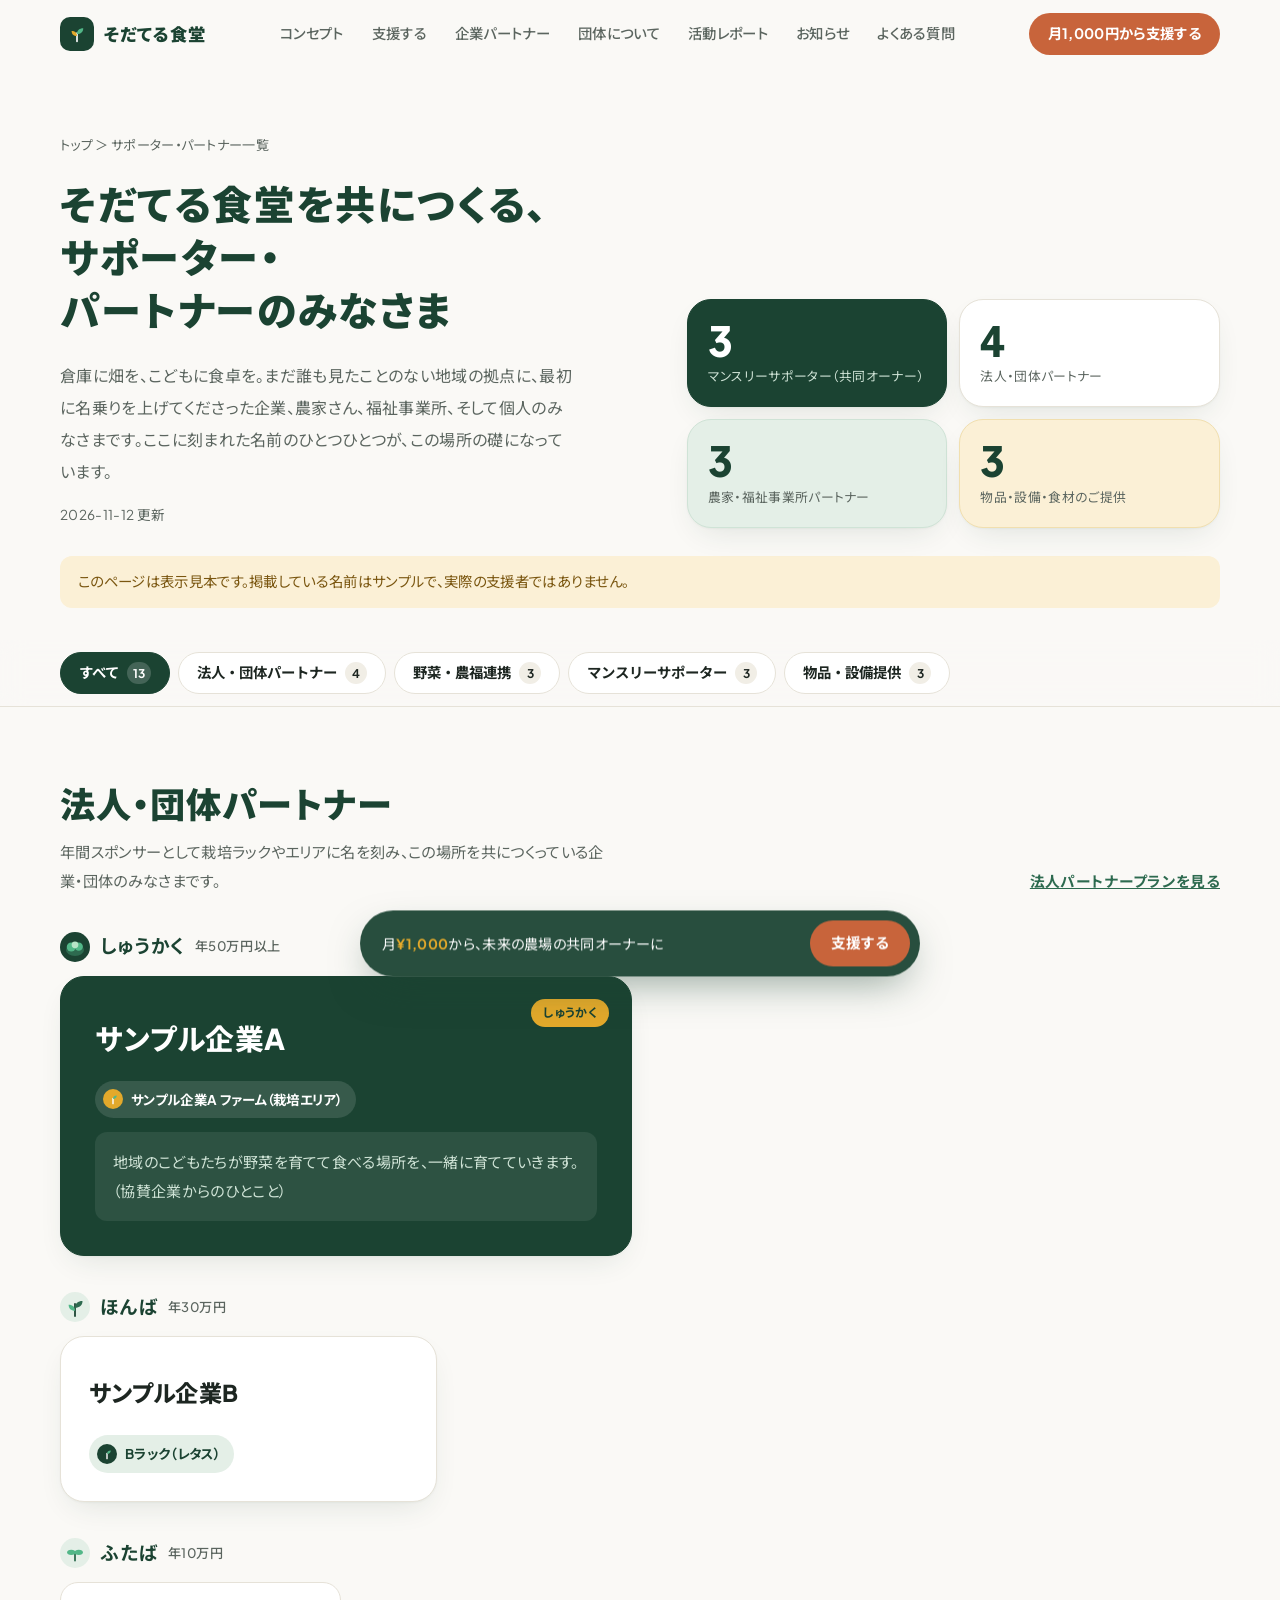
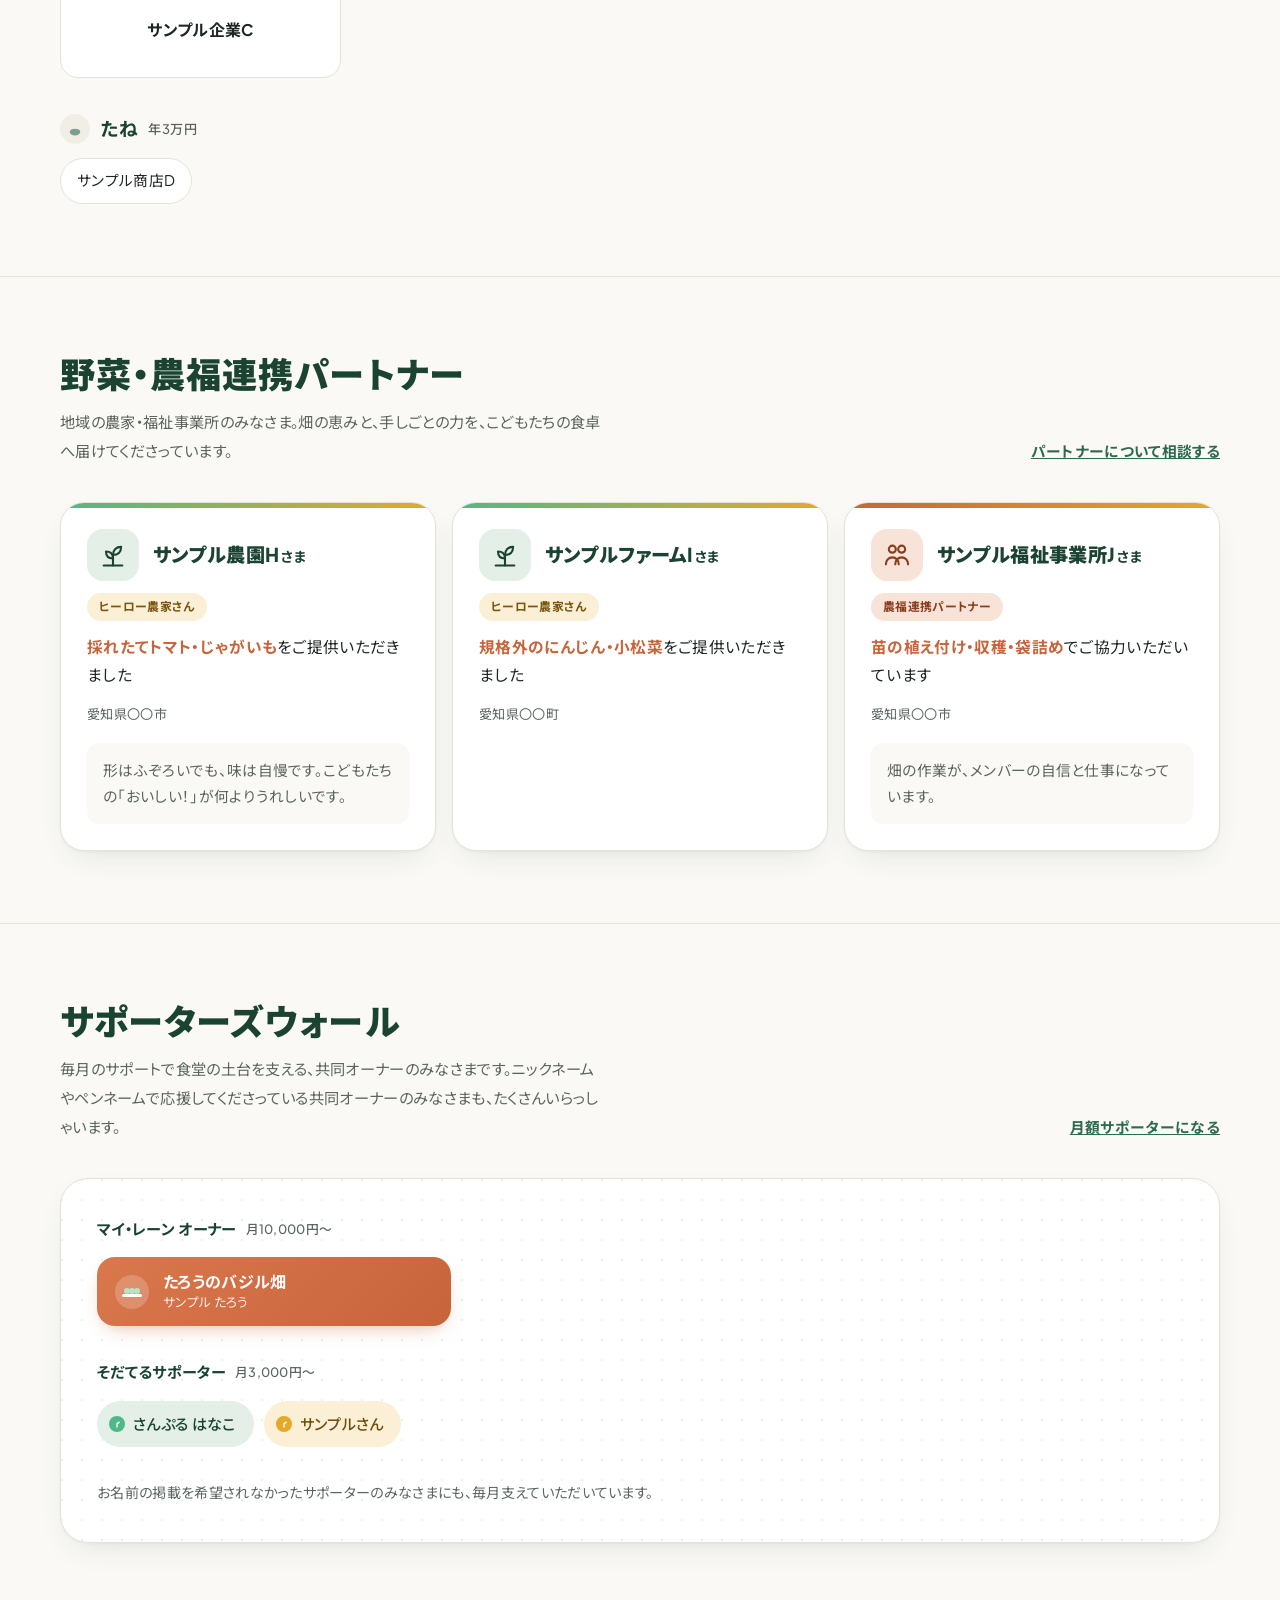
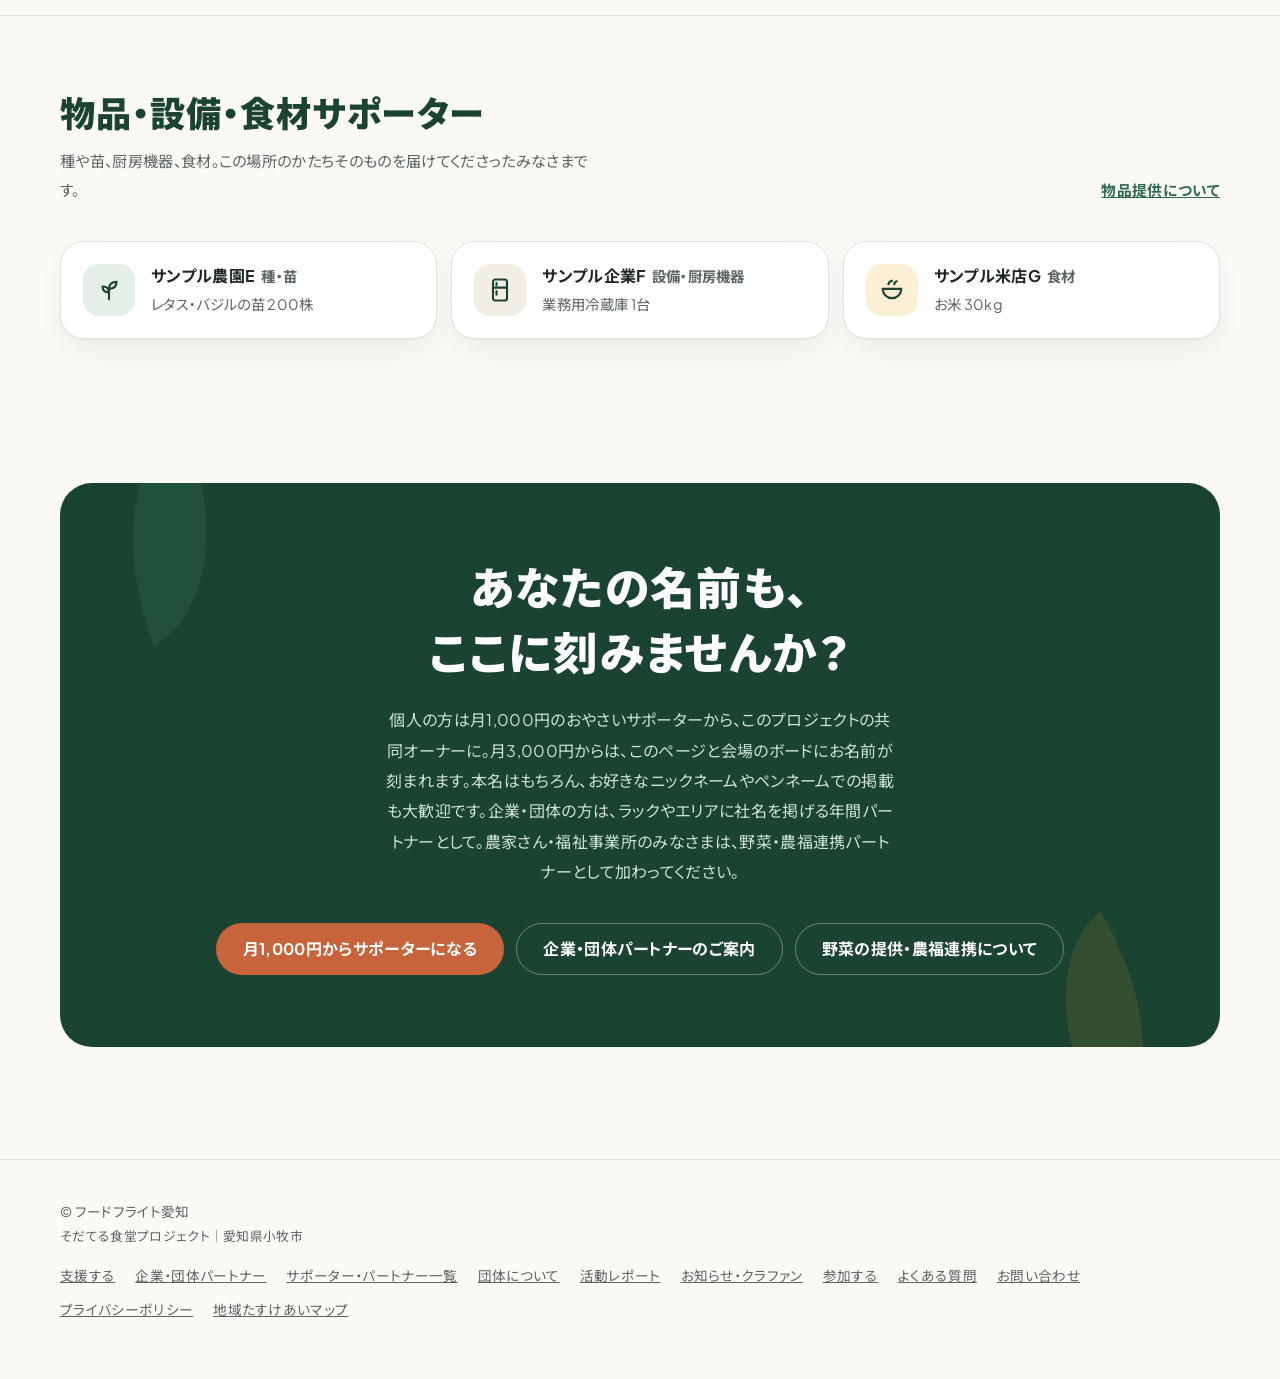
<file: sponsors.html>
<!doctype html>
<html lang="ja">
<head>
<meta charset="utf-8">
<meta name="viewport" content="width=device-width, initial-scale=1, viewport-fit=cover">
<title>サポーター・パートナー一覧｜そだてる食堂</title>
<meta name="description" content="そだてる食堂を共につくる、企業・団体パートナー、農家さん・福祉事業所、マンスリーサポーターのみなさまのご紹介です。">
<meta property="og:type" content="website">
<meta property="og:site_name" content="そだてる食堂">
<meta property="og:title" content="サポーター・パートナー一覧｜そだてる食堂">
<meta property="og:description" content="そだてる食堂を共につくる、企業・団体パートナー、農家さん・福祉事業所、マンスリーサポーターのみなさまのご紹介です。">
<meta property="og:url" content="https://foodflight-aichi.github.io/sodateru/sponsors.html">
<meta property="og:image" content="https://foodflight-aichi.github.io/sodateru/ogp.png">
<meta property="og:locale" content="ja_JP">
<meta name="twitter:card" content="summary_large_image">
<meta name="twitter:image" content="https://foodflight-aichi.github.io/sodateru/ogp.png">
<meta name="theme-color" content="#FAF9F6">
<link rel="icon" href="favicon.svg" type="image/svg+xml">
<link rel="preconnect" href="https://fonts.googleapis.com">
<link rel="preconnect" href="https://fonts.gstatic.com" crossorigin>
<link href="https://fonts.googleapis.com/css2?family=Plus+Jakarta+Sans:wght@400;500;600;700;800&family=Noto+Sans+JP:wght@400;500;700;900&display=swap" rel="stylesheet">
<link rel="stylesheet" href="style.css">
</head>
<body>
<header class="site-head" id="head">
  <div class="wrap">
    <a class="brand" href="index.html" aria-label="そだてる食堂 トップへ">
      <span class="brand-mark"><svg viewBox="0 0 24 24" aria-hidden="true"><path d="M12 21V11" stroke="#fff" stroke-width="2" stroke-linecap="round"/><path d="M12 12c0-4.5 3-7 7.5-7 0 4.5-3 7-7.5 7z" fill="#52B788"/><path d="M12 14.5c0-3.8-2.4-6-6.5-6 0 3.8 2.4 6 6.5 6z" fill="#E3A92B"/></svg></span>
      そだてる食堂
    </a>
    <nav class="nav" aria-label="メインメニュー">
      <a href="index.html#about">コンセプト</a>
      <a href="support.html">支援する</a>
      <a href="partners.html">企業パートナー</a>
      <a href="about.html">団体について</a>
      <a href="reports.html">活動レポート</a>
      <a href="news.html">お知らせ</a>
      <a href="faq.html">よくある質問</a>
    </nav>
    <div class="head-right">
      <a class="btn btn-primary btn-sm" href="support.html">月1,000円から支援する</a>
      <button class="menu-btn" id="menu-btn" type="button" aria-expanded="false" aria-controls="m-nav" aria-label="メニューを開く"><span></span><span></span><span></span></button>
    </div>
  </div>
  <nav class="m-nav" id="m-nav" aria-label="メニュー">
    <a href="index.html#about">コンセプト</a>
    <a href="support.html">支援する</a>
    <a href="partners.html">企業パートナー</a>
    <a href="about.html">団体について</a>
    <a href="reports.html">活動レポート</a>
    <a href="news.html">お知らせ</a>
    <a href="faq.html">よくある質問</a>
    <a href="join.html">参加する</a>
    <a href="contact.html">お問い合わせ</a>
    <a class="btn btn-primary" href="support.html">月1,000円から支援する</a>
  </nav>
</header>
<main id="top">
<main id="top">
  <section class="sp-hero">
    <div class="wrap"><p class="crumb"><a href="index.html">トップ</a> ＞ サポーター・パートナー一覧</p></div>
    <div class="wrap sp-hero-grid">
      <div>
        <h1><span class="ib">そだてる食堂を共につくる、</span><br><span class="ib">サポーター・</span><span class="ib">パートナーのみなさま</span></h1>
        <p class="sp-lead">倉庫に畑を、こどもに食卓を。まだ誰も見たことのない地域の拠点に、最初に名乗りを上げてくださった企業、農家さん、福祉事業所、そして個人のみなさまです。ここに刻まれた名前のひとつひとつが、この場所の礎になっています。</p>
        <p class="sp-updated" id="updated"></p>
      </div>
      <div class="sp-stats" aria-label="支援者の人数">
        <div class="stat stat-dark"><span class="stat-num num" id="stat-monthly">–</span><span class="stat-lbl">マンスリーサポーター（共同オーナー）</span></div>
        <div class="stat"><span class="stat-num num" id="stat-partners">–</span><span class="stat-lbl">法人・団体パートナー</span></div>
        <div class="stat stat-leaf"><span class="stat-num num" id="stat-farmers">–</span><span class="stat-lbl">農家・福祉事業所パートナー</span></div>
        <div class="stat stat-sun"><span class="stat-num num" id="stat-inkind">–</span><span class="stat-lbl">物品・設備・食材のご提供</span></div>
      </div>
    </div>
    <div class="wrap"><p class="notice" id="sample-notice" hidden>このページは表示見本です。掲載している名前はサンプルで、実際の支援者ではありません。</p></div>
  </section>

  <div class="sp-filter-bar">
    <div class="wrap sp-filter" role="group" aria-label="カテゴリーで絞り込む">
      <button type="button" class="chip" data-filter="all" aria-pressed="true">すべて</button>
      <button type="button" class="chip" data-filter="partners" aria-pressed="false">法人・団体パートナー</button>
      <button type="button" class="chip" data-filter="farmers" aria-pressed="false">野菜・農福連携</button>
      <button type="button" class="chip" data-filter="wall" aria-pressed="false">マンスリーサポーター</button>
      <button type="button" class="chip" data-filter="inkind" aria-pressed="false">物品・設備提供</button>
    </div>
  </div>

  <div id="content">
    <div class="wrap"><p class="empty" id="loading">読み込み中です…</p></div>
  </div>

  <section class="final" id="join" aria-labelledby="join-title" style="padding:72px 0 112px">
    <div class="wrap">
      <div class="final-card">
        <svg class="leaf l1" viewBox="0 0 100 100" aria-hidden="true"><path d="M50 95C50 45 70 10 98 5c0 50-20 85-48 90z" fill="#52B788"/></svg>
        <svg class="leaf l2" viewBox="0 0 100 100" aria-hidden="true"><path d="M50 95C50 45 70 10 98 5c0 50-20 85-48 90z" fill="#E3A92B"/></svg>
        <h2 id="join-title"><span class="ib">あなたの名前も、</span><br><span class="ib">ここに刻みませんか？</span></h2>
        <p>個人の方は月1,000円のおやさいサポーターから、このプロジェクトの共同オーナーに。月3,000円からは、このページと会場のボードにお名前が刻まれます。本名はもちろん、お好きなニックネームやペンネームでの掲載も大歓迎です。企業・団体の方は、ラックやエリアに社名を掲げる年間パートナーとして。農家さん・福祉事業所のみなさまは、野菜・農福連携パートナーとして加わってください。</p>
        <div class="row">
          <a class="btn btn-primary" href="support.html">月1,000円からサポーターになる</a>
          <a class="btn btn-ghost" href="partners.html">企業・団体パートナーのご案内</a>
          <a class="btn btn-ghost" href="join.html#farmers">野菜の提供・農福連携について</a>
        </div>
      </div>
    </div>
  </section>
</main>
</main>

<footer>
  <div class="wrap">
    <div class="f-org">© フードフライト愛知<br><span>そだてる食堂プロジェクト｜愛知県小牧市</span></div>
    <nav aria-label="フッター">
      <a href="support.html">支援する</a>
      <a href="partners.html">企業・団体パートナー</a>
      <a href="sponsors.html">サポーター・パートナー一覧</a>
      <a href="about.html">団体について</a>
      <a href="reports.html">活動レポート</a>
      <a href="news.html">お知らせ・クラファン</a>
      <a href="join.html">参加する</a>
      <a href="faq.html">よくある質問</a>
      <a href="contact.html">お問い合わせ</a>
      <a href="privacy.html">プライバシーポリシー</a>
      <a href="https://foodflight-aichi.github.io/map/">地域たすけあいマップ</a>
    </nav>
  </div>
</footer>
<!-- 追従CTA -->
<div class="float" id="float" aria-hidden="true">
  <p>月<b>¥1,000</b>から、未来の農場の共同オーナーに</p>
  <a class="btn btn-primary" href="support.html" tabindex="-1">支援する</a>
</div>
<script src="common.js"></script>
<script src="sponsors.js"></script>
</body>
</html>
</file>
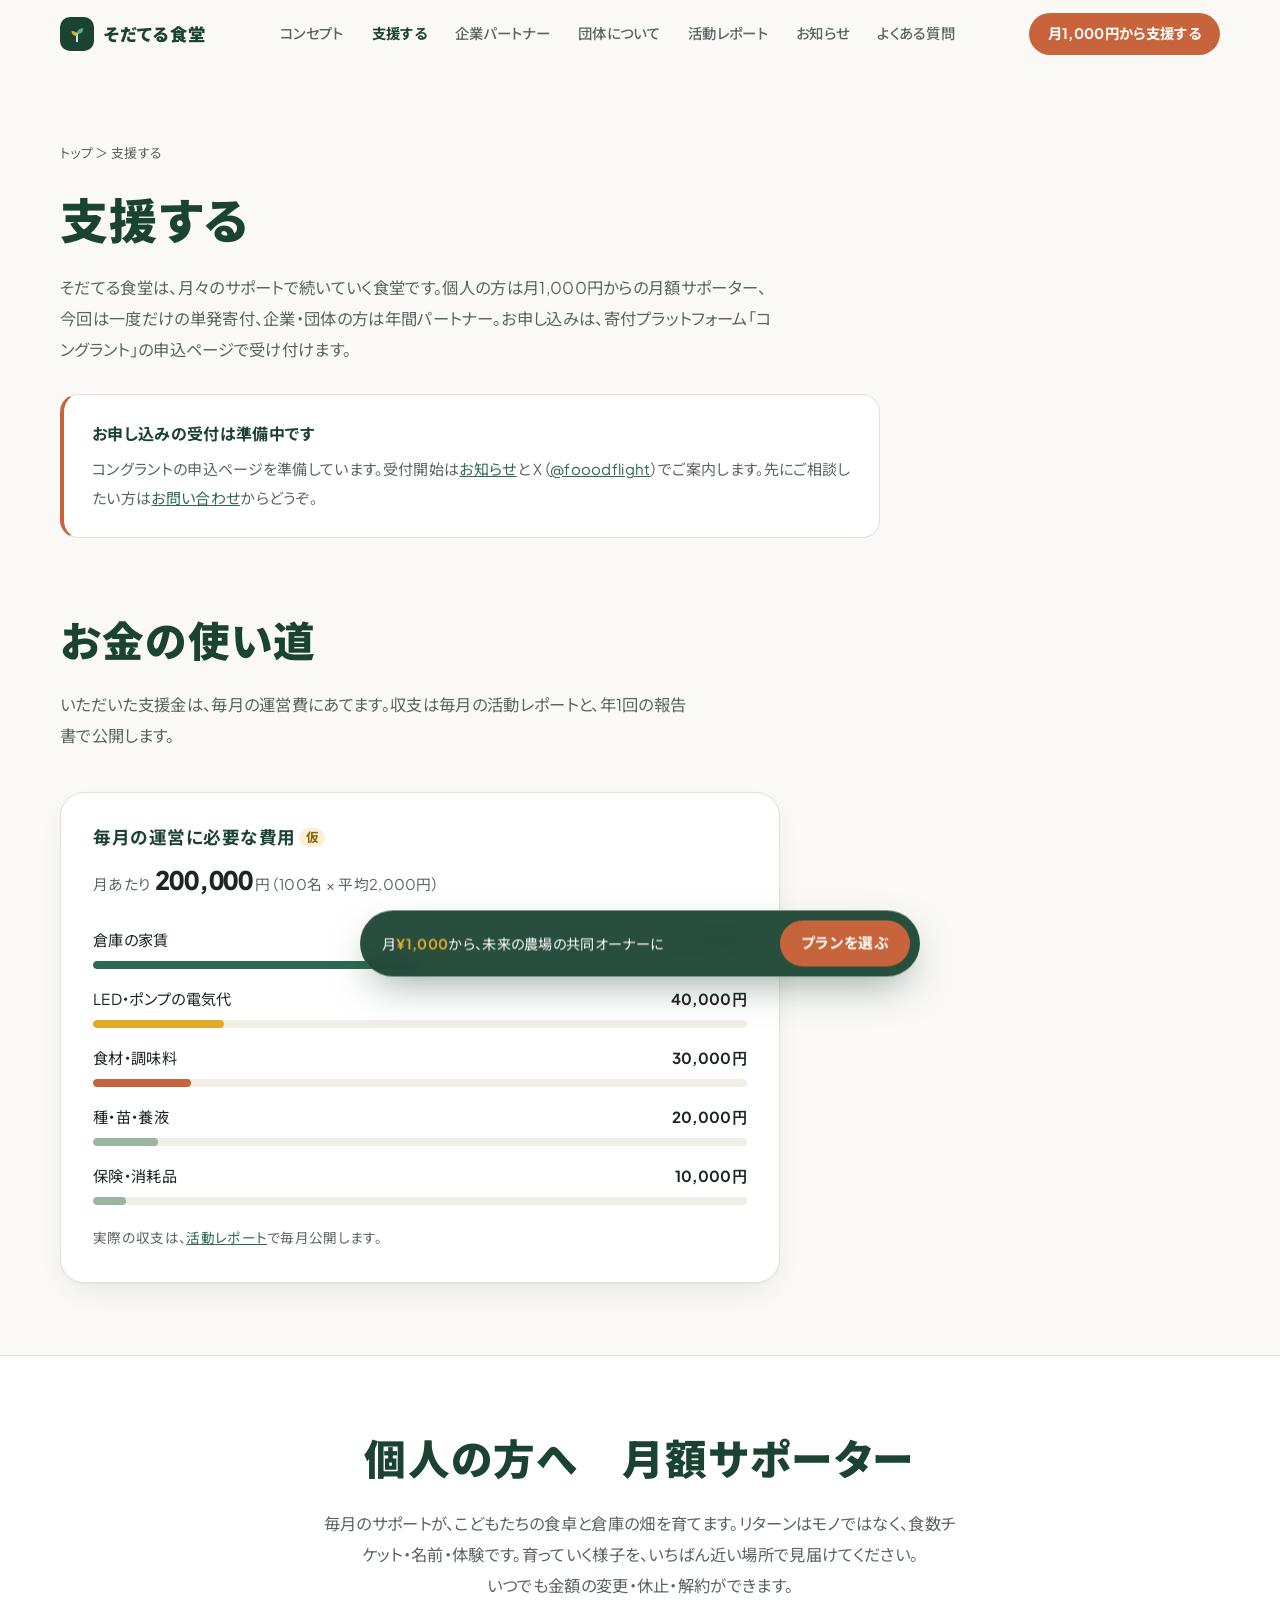
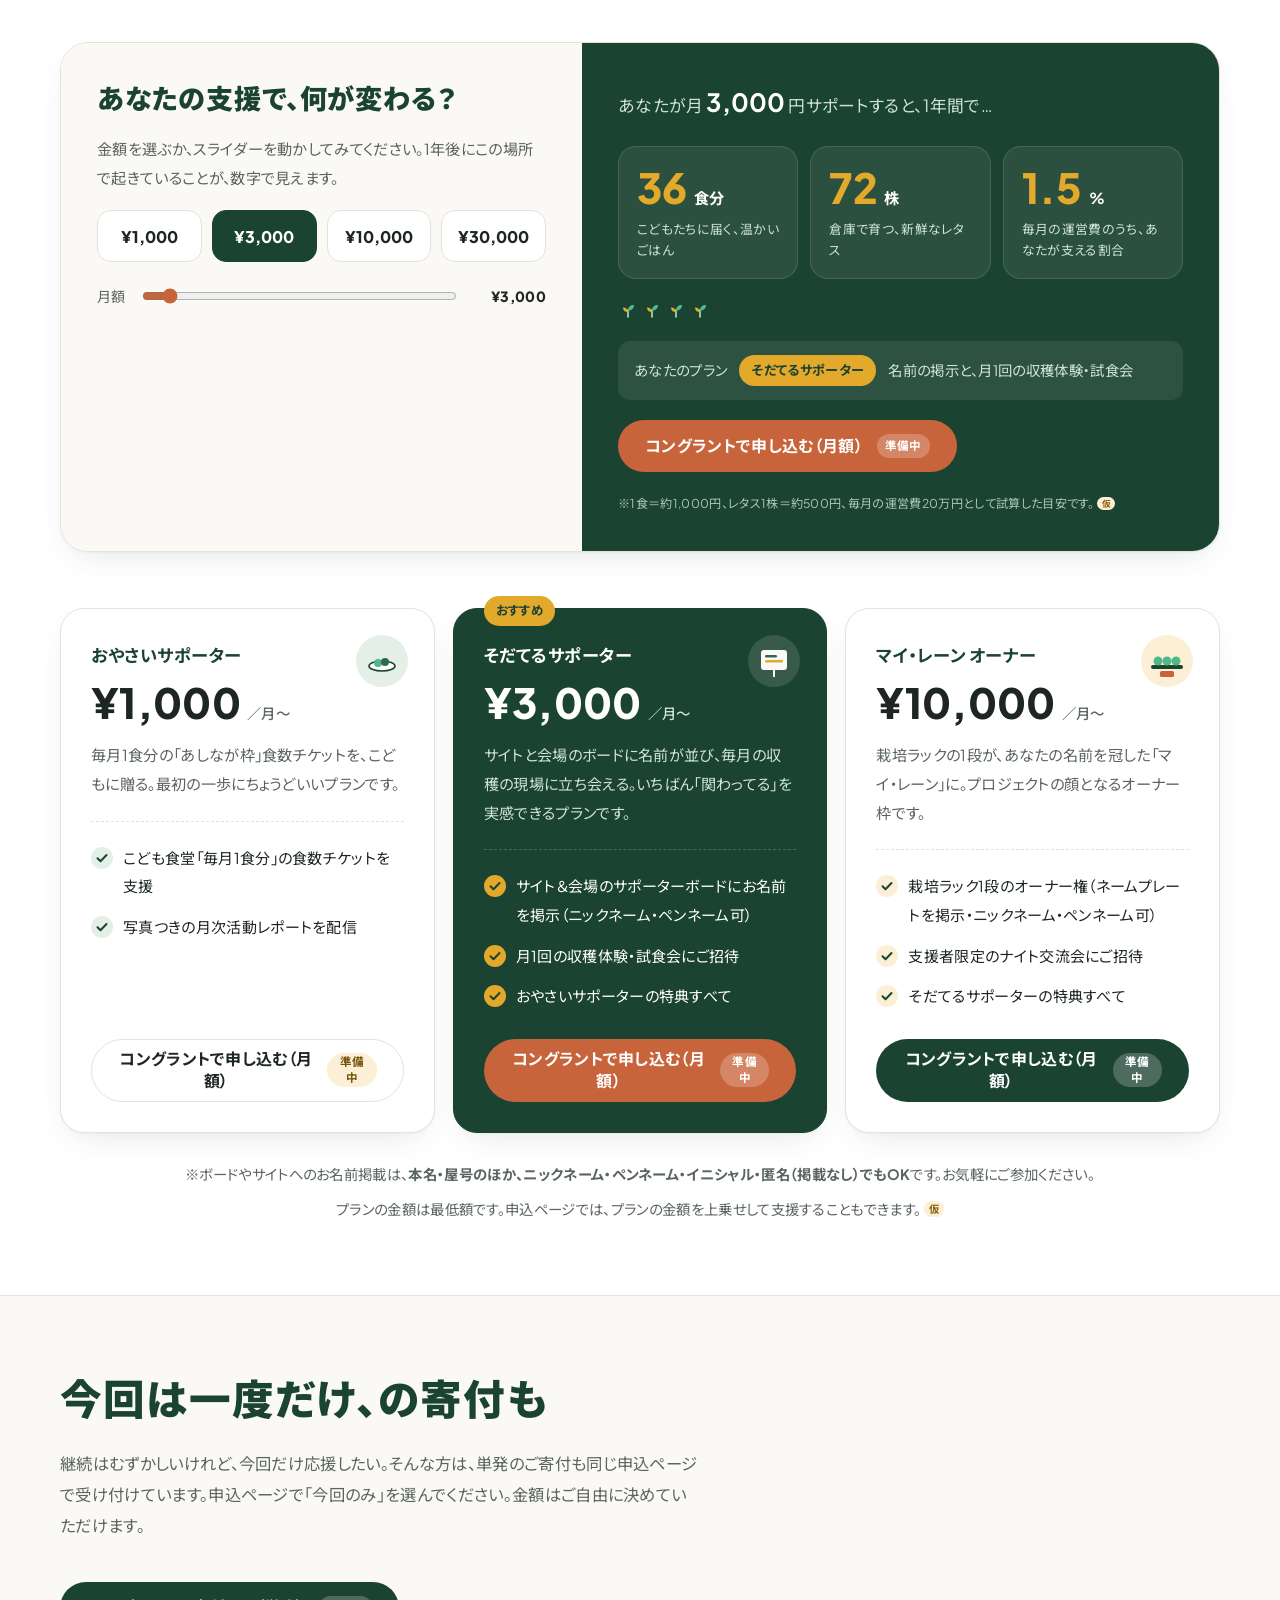
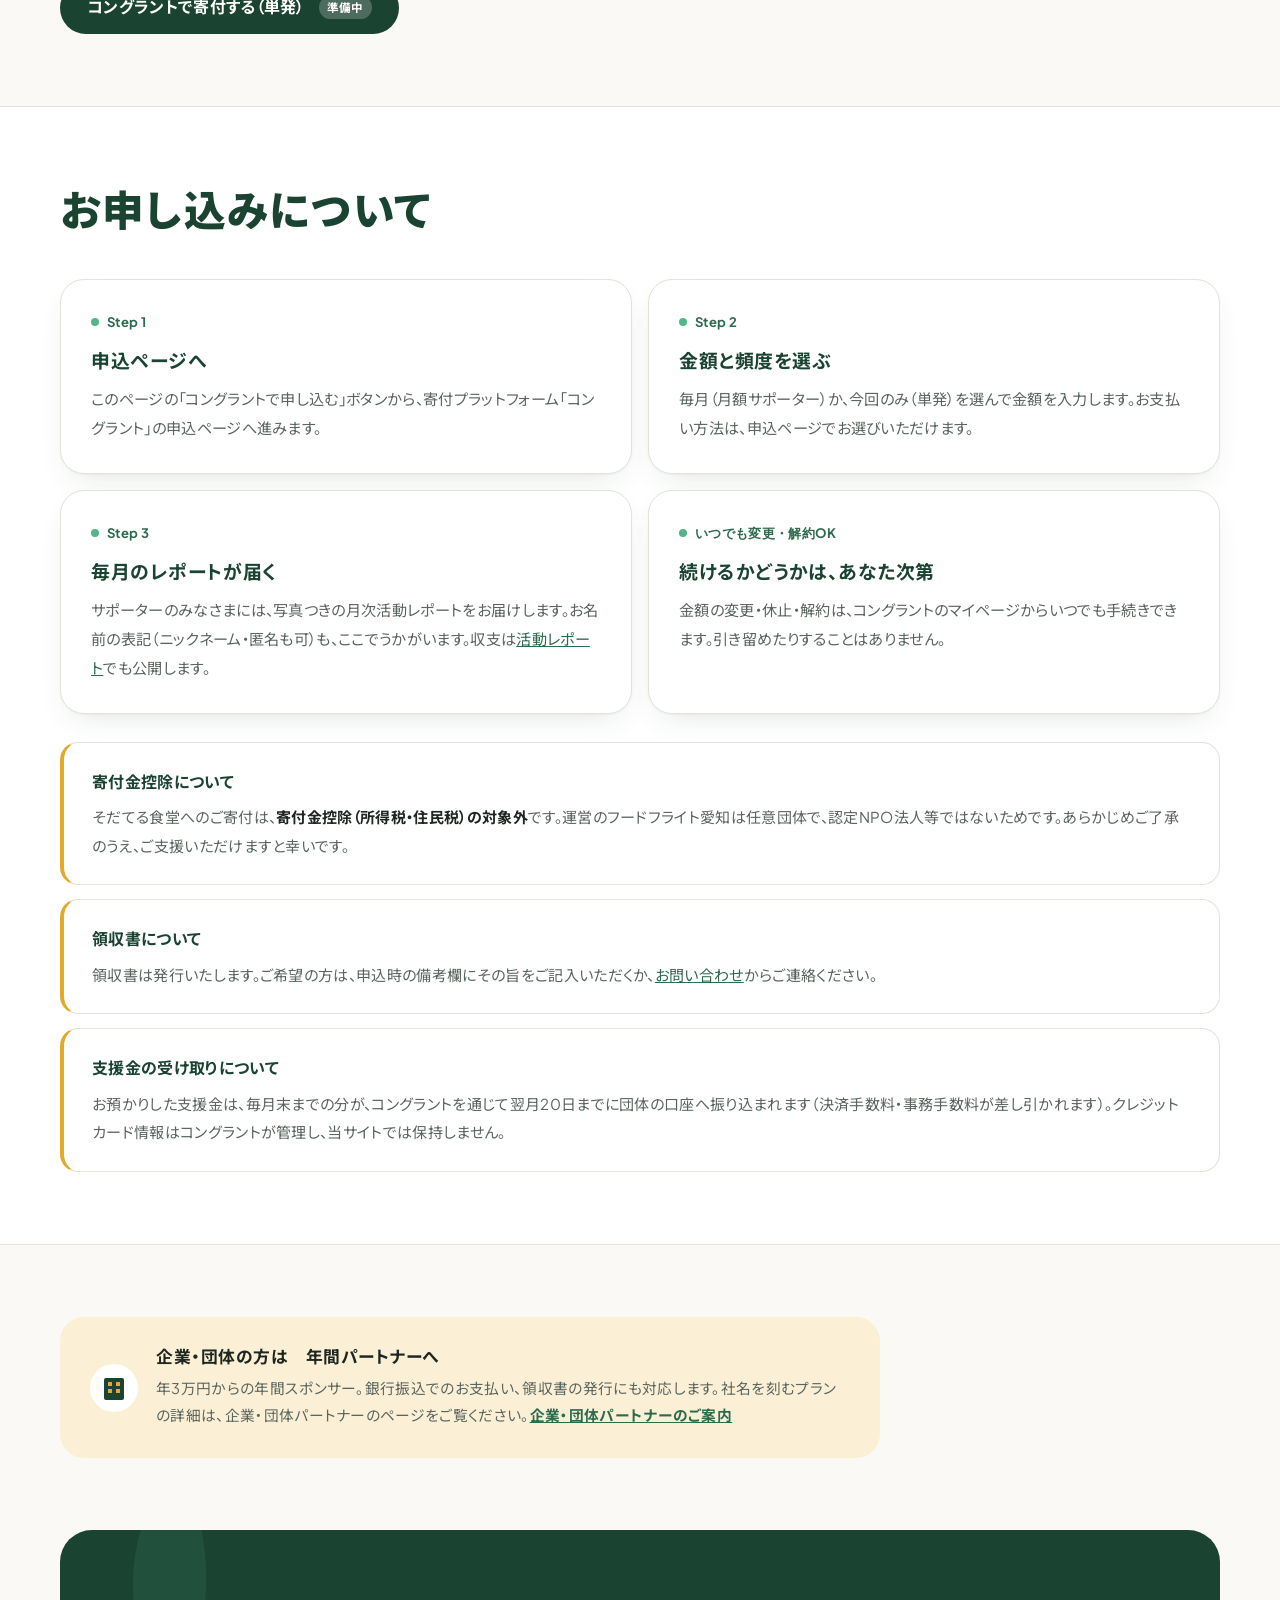
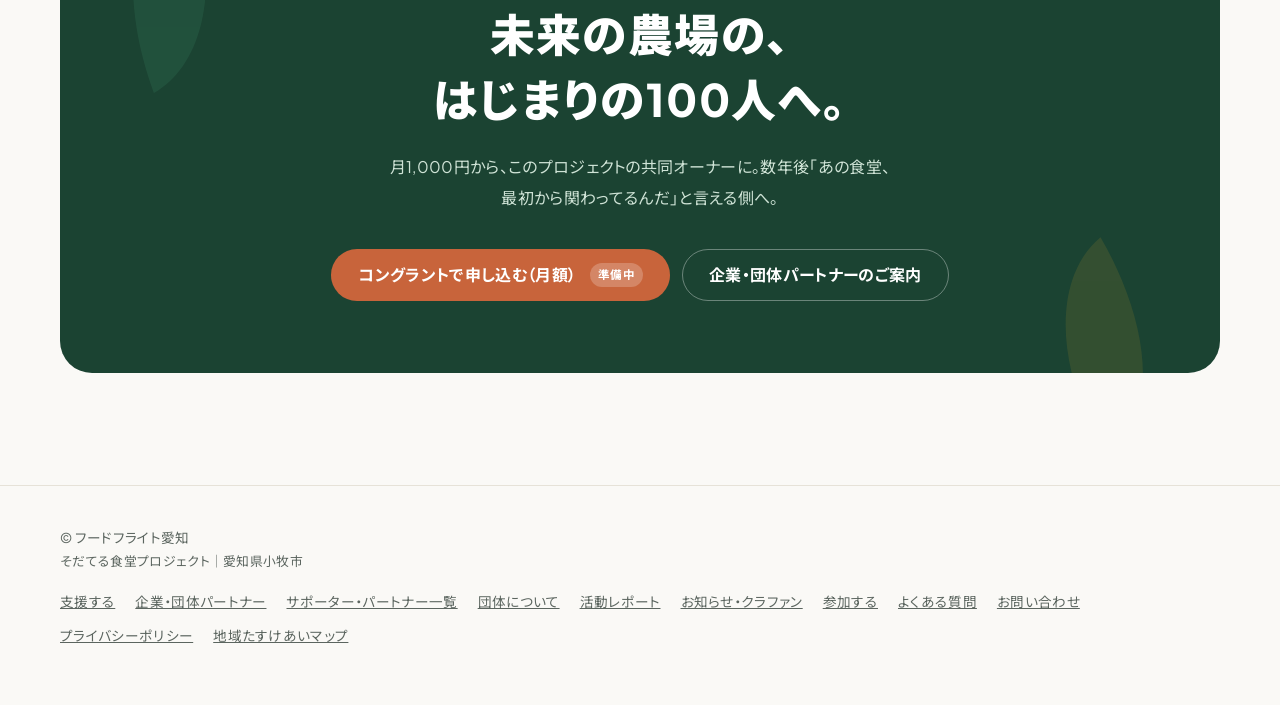
<file: support.html>
<!doctype html>
<html lang="ja">
<head>
<meta charset="utf-8">
<meta name="viewport" content="width=device-width, initial-scale=1, viewport-fit=cover">
<title>支援する｜そだてる食堂</title>
<meta name="description" content="月1,000円からの月額サポーター、単発でのご寄付、お金の使い道のご案内。お申し込みは寄付プラットフォーム「コングラント」から受け付けます。">
<meta property="og:type" content="website">
<meta property="og:site_name" content="そだてる食堂">
<meta property="og:title" content="支援する｜そだてる食堂">
<meta property="og:description" content="月1,000円からの月額サポーター、単発でのご寄付、お金の使い道のご案内。お申し込みは寄付プラットフォーム「コングラント」から受け付けます。">
<meta property="og:url" content="https://foodflight-aichi.github.io/sodateru/support.html">
<meta property="og:image" content="https://foodflight-aichi.github.io/sodateru/ogp.png">
<meta property="og:locale" content="ja_JP">
<meta name="twitter:card" content="summary_large_image">
<meta name="twitter:image" content="https://foodflight-aichi.github.io/sodateru/ogp.png">
<meta name="theme-color" content="#FAF9F6">
<link rel="icon" href="favicon.svg" type="image/svg+xml">
<link rel="preconnect" href="https://fonts.googleapis.com">
<link rel="preconnect" href="https://fonts.gstatic.com" crossorigin>
<link href="https://fonts.googleapis.com/css2?family=Plus+Jakarta+Sans:wght@400;500;600;700;800&family=Noto+Sans+JP:wght@400;500;700;900&display=swap" rel="stylesheet">
<link rel="stylesheet" href="style.css">
</head>
<body>
<header class="site-head" id="head">
  <div class="wrap">
    <a class="brand" href="index.html" aria-label="そだてる食堂 トップへ">
      <span class="brand-mark"><svg viewBox="0 0 24 24" aria-hidden="true"><path d="M12 21V11" stroke="#fff" stroke-width="2" stroke-linecap="round"/><path d="M12 12c0-4.5 3-7 7.5-7 0 4.5-3 7-7.5 7z" fill="#52B788"/><path d="M12 14.5c0-3.8-2.4-6-6.5-6 0 3.8 2.4 6 6.5 6z" fill="#E3A92B"/></svg></span>
      そだてる食堂
    </a>
    <nav class="nav" aria-label="メインメニュー">
      <a href="index.html#about">コンセプト</a>
      <a href="support.html" aria-current="page">支援する</a>
      <a href="partners.html">企業パートナー</a>
      <a href="about.html">団体について</a>
      <a href="reports.html">活動レポート</a>
      <a href="news.html">お知らせ</a>
      <a href="faq.html">よくある質問</a>
    </nav>
    <div class="head-right">
      <a class="btn btn-primary btn-sm" href="support.html">月1,000円から支援する</a>
      <button class="menu-btn" id="menu-btn" type="button" aria-expanded="false" aria-controls="m-nav" aria-label="メニューを開く"><span></span><span></span><span></span></button>
    </div>
  </div>
  <nav class="m-nav" id="m-nav" aria-label="メニュー">
    <a href="index.html#about">コンセプト</a>
    <a href="support.html" aria-current="page">支援する</a>
    <a href="partners.html">企業パートナー</a>
    <a href="about.html">団体について</a>
    <a href="reports.html">活動レポート</a>
    <a href="news.html">お知らせ</a>
    <a href="faq.html">よくある質問</a>
    <a href="join.html">参加する</a>
    <a href="contact.html">お問い合わせ</a>
    <a class="btn btn-primary" href="support.html">月1,000円から支援する</a>
  </nav>
</header>
<main id="top">
<!-- ================= PAGE HERO ================= -->
<section class="page-hero" aria-labelledby="page-title">
  <div class="wrap">
    <p class="crumb"><a href="index.html">トップ</a> ＞ 支援する</p>
    <h1 id="page-title">支援する</h1>
    <p class="lead">そだてる食堂は、月々のサポートで続いていく食堂です。個人の方は月1,000円からの月額サポーター、今回は一度だけの単発寄付、企業・団体の方は年間パートナー。お申し込みは、寄付プラットフォーム「コングラント」の申込ページで受け付けます。</p>
    <div class="note-box pending-box js-congrant-pending anchor" id="apply" data-for="monthly" style="margin-top:28px;max-width:820px">
      <span class="note-title">お申し込みの受付は準備中です</span>
      コングラントの申込ページを準備しています。受付開始は<a href="news.html">お知らせ</a>と X（<a href="https://x.com/fooodflight">@fooodflight</a>）でご案内します。先にご相談したい方は<a href="contact.html#support">お問い合わせ</a>からどうぞ。
    </div>
  </div>
</section>

<!-- ================= お金の使い道 ================= -->
<section class="sec-s" aria-labelledby="budget-title">
  <div class="wrap">
    <div class="sec-head">
      <h2 id="budget-title">お金の使い道</h2>
      <p>いただいた支援金は、毎月の運営費にあてます。収支は毎月の活動レポートと、年1回の報告書で公開します。</p>
    </div>
    <div class="budget" style="max-width:720px">
      <h3>毎月の運営に必要な費用 <span class="tmp">仮</span></h3>
      <p class="total">月あたり <b class="num">200,000</b>円（100名 × 平均2,000円）</p>
      <ul>
        <li><span>倉庫の家賃</span><span class="amt">100,000円</span><span class="bar"><span style="width:50%"></span></span></li>
        <li><span>LED・ポンプの電気代</span><span class="amt">40,000円</span><span class="bar"><span style="width:20%"></span></span></li>
        <li><span>食材・調味料</span><span class="amt">30,000円</span><span class="bar"><span style="width:15%"></span></span></li>
        <li><span>種・苗・養液</span><span class="amt">20,000円</span><span class="bar"><span style="width:10%"></span></span></li>
        <li><span>保険・消耗品</span><span class="amt">10,000円</span><span class="bar"><span style="width:5%"></span></span></li>
      </ul>
      <p class="foot">実際の収支は、<a href="reports.html">活動レポート</a>で毎月公開します。</p>
    </div>
  </div>
</section>

<!-- ================= SIMULATOR + PLANS ================= -->
<section class="sec-s sec-alt anchor" id="plans" aria-labelledby="plans-title">
  <div class="wrap">
    <div class="sec-head center">
      <h2 id="plans-title"><span class="ib">個人の方へ</span>　<span class="ib">月額サポーター</span></h2>
      <p>毎月のサポートが、こどもたちの食卓と倉庫の畑を育てます。リターンはモノではなく、食数チケット・名前・体験です。育っていく様子を、いちばん近い場所で見届けてください。<br>いつでも金額の変更・休止・解約ができます。</p>
    </div>

    <div class="sim" id="simulator">
      <div class="sim-ctrl">
        <h3>あなたの支援で、何が変わる？</h3>
        <p>金額を選ぶか、スライダーを動かしてみてください。1年後にこの場所で起きていることが、数字で見えます。</p>
        <div class="sim-amounts" role="group" aria-label="月額を選ぶ">
          <button type="button" data-v="1000" aria-pressed="false">¥1,000</button>
          <button type="button" data-v="3000" aria-pressed="true">¥3,000</button>
          <button type="button" data-v="10000" aria-pressed="false">¥10,000</button>
          <button type="button" data-v="30000" aria-pressed="false">¥30,000</button>
        </div>
        <label class="sim-range"><span>月額</span><input type="range" id="sim-range" min="1000" max="30000" step="1000" value="3000" aria-label="月額のサポート金額"><output id="sim-out" for="sim-range">¥3,000</output></label>
      </div>
      <div class="sim-result" aria-live="polite">
        <p class="sim-lead">あなたが月<b id="sim-amt">3,000</b>円サポートすると、1年間で…</p>
        <div class="sim-stats">
          <div class="sim-stat"><span class="n" id="sim-meals">36</span><span class="u">食分</span><span class="l">こどもたちに届く、温かいごはん</span></div>
          <div class="sim-stat"><span class="n" id="sim-lettuce">72</span><span class="u">株</span><span class="l">倉庫で育つ、新鮮なレタス</span></div>
          <div class="sim-stat"><span class="n" id="sim-share">1.5</span><span class="u">%</span><span class="l">毎月の運営費のうち、あなたが支える割合</span></div>
        </div>
        <div class="sim-sprouts" id="sim-sprouts" aria-hidden="true"></div>
        <p class="sim-plan">あなたのプラン <b id="sim-plan">そだてるサポーター</b><span id="sim-perk">名前の掲示と、月1回の収穫体験・試食会</span></p>
        <a class="btn btn-primary" href="#apply" data-congrant="monthly">コングラントで申し込む（月額）</a>
        <p class="sim-note">※1食＝約1,000円、レタス1株＝約500円、毎月の運営費20万円として試算した目安です。 <span class="tmp">仮</span></p>
      </div>
    </div>

    <div class="plans">
      <article class="plan">
        <svg class="plan-art" viewBox="0 0 52 52" aria-hidden="true"><circle cx="26" cy="26" r="26" fill="#E4EFE7"/><ellipse cx="26" cy="31" rx="13" ry="5" fill="#fff" stroke="#1B4332" stroke-width="1.6"/><circle cx="22" cy="28" r="4" fill="#52B788"/><circle cx="29" cy="27" r="4" fill="#2D6A4F"/></svg>
        <h3 class="plan-name">おやさいサポーター</h3>
        <p class="plan-price"><span class="yen">¥1,000</span><span class="per">／月〜</span></p>
        <p class="plan-lead">毎月1食分の「あしなが枠」食数チケットを、こどもに贈る。最初の一歩にちょうどいいプランです。</p>
        <ul>
          <li><svg viewBox="0 0 22 22" aria-hidden="true"><circle cx="11" cy="11" r="11" fill="#E4EFE7"/><path d="M6.5 11.2l3 3 6-6.2" fill="none" stroke="#1B4332" stroke-width="2" stroke-linecap="round" stroke-linejoin="round"/></svg>こども食堂「毎月1食分」の食数チケットを支援</li>
          <li><svg viewBox="0 0 22 22" aria-hidden="true"><circle cx="11" cy="11" r="11" fill="#E4EFE7"/><path d="M6.5 11.2l3 3 6-6.2" fill="none" stroke="#1B4332" stroke-width="2" stroke-linecap="round" stroke-linejoin="round"/></svg>写真つきの月次活動レポートを配信</li>
        </ul>
        <a class="btn btn-ghost btn-block" href="#apply" data-congrant="monthly">コングラントで申し込む（月額）</a>
      </article>

      <article class="plan featured">
        <span class="plan-flag">おすすめ</span>
        <svg class="plan-art" viewBox="0 0 52 52" aria-hidden="true"><circle cx="26" cy="26" r="26" fill="rgba(255,255,255,.12)"/><rect x="13" y="15" width="26" height="20" rx="3" fill="#FAF9F6"/><rect x="17" y="20" width="12" height="2.4" rx="1.2" fill="#2D6A4F"/><rect x="17" y="25" width="18" height="2.4" rx="1.2" fill="#E3A92B"/><path d="M26 35v7" stroke="#FAF9F6" stroke-width="2"/></svg>
        <h3 class="plan-name">そだてるサポーター</h3>
        <p class="plan-price"><span class="yen">¥3,000</span><span class="per">／月〜</span></p>
        <p class="plan-lead">サイトと会場のボードに名前が並び、毎月の収穫の現場に立ち会える。いちばん「関わってる」を実感できるプランです。</p>
        <ul>
          <li><svg viewBox="0 0 22 22" aria-hidden="true"><circle cx="11" cy="11" r="11" fill="#E3A92B"/><path d="M6.5 11.2l3 3 6-6.2" fill="none" stroke="#1B4332" stroke-width="2" stroke-linecap="round" stroke-linejoin="round"/></svg>サイト＆会場のサポーターボードにお名前を掲示（ニックネーム・ペンネーム可）</li>
          <li><svg viewBox="0 0 22 22" aria-hidden="true"><circle cx="11" cy="11" r="11" fill="#E3A92B"/><path d="M6.5 11.2l3 3 6-6.2" fill="none" stroke="#1B4332" stroke-width="2" stroke-linecap="round" stroke-linejoin="round"/></svg>月1回の収穫体験・試食会にご招待</li>
          <li><svg viewBox="0 0 22 22" aria-hidden="true"><circle cx="11" cy="11" r="11" fill="#E3A92B"/><path d="M6.5 11.2l3 3 6-6.2" fill="none" stroke="#1B4332" stroke-width="2" stroke-linecap="round" stroke-linejoin="round"/></svg>おやさいサポーターの特典すべて</li>
        </ul>
        <a class="btn btn-primary btn-block" href="#apply" data-congrant="monthly">コングラントで申し込む（月額）</a>
      </article>

      <article class="plan">
        <svg class="plan-art" viewBox="0 0 52 52" aria-hidden="true"><circle cx="26" cy="26" r="26" fill="#FBF0D6"/><rect x="10" y="30" width="32" height="4" rx="2" fill="#1B4332"/><circle cx="17" cy="26" r="4.5" fill="#52B788"/><circle cx="26" cy="26" r="4.5" fill="#52B788"/><circle cx="35" cy="26" r="4.5" fill="#52B788"/><rect x="19" y="36" width="14" height="6" rx="1.5" fill="#C8643B"/></svg>
        <h3 class="plan-name">マイ・レーン オーナー</h3>
        <p class="plan-price"><span class="yen">¥10,000</span><span class="per">／月〜</span></p>
        <p class="plan-lead">栽培ラックの1段が、あなたの名前を冠した「マイ・レーン」に。プロジェクトの顔となるオーナー枠です。</p>
        <ul>
          <li><svg viewBox="0 0 22 22" aria-hidden="true"><circle cx="11" cy="11" r="11" fill="#FBF0D6"/><path d="M6.5 11.2l3 3 6-6.2" fill="none" stroke="#1B4332" stroke-width="2" stroke-linecap="round" stroke-linejoin="round"/></svg>栽培ラック1段のオーナー権（ネームプレートを掲示・ニックネーム・ペンネーム可）</li>
          <li><svg viewBox="0 0 22 22" aria-hidden="true"><circle cx="11" cy="11" r="11" fill="#FBF0D6"/><path d="M6.5 11.2l3 3 6-6.2" fill="none" stroke="#1B4332" stroke-width="2" stroke-linecap="round" stroke-linejoin="round"/></svg>支援者限定のナイト交流会にご招待</li>
          <li><svg viewBox="0 0 22 22" aria-hidden="true"><circle cx="11" cy="11" r="11" fill="#FBF0D6"/><path d="M6.5 11.2l3 3 6-6.2" fill="none" stroke="#1B4332" stroke-width="2" stroke-linecap="round" stroke-linejoin="round"/></svg>そだてるサポーターの特典すべて</li>
        </ul>
        <a class="btn btn-dark btn-block" href="#apply" data-congrant="monthly">コングラントで申し込む（月額）</a>
      </article>
    </div>
    <p class="plans-note">※ボードやサイトへのお名前掲載は、<b>本名・屋号のほか、ニックネーム・ペンネーム・イニシャル・匿名（掲載なし）でもOK</b>です。お気軽にご参加ください。</p>
    <p class="plans-note" style="margin-top:8px">プランの金額は最低額です。申込ページでは、プランの金額を上乗せして支援することもできます。 <span class="tmp">仮</span></p>
  </div>
</section>

<!-- ================= 単発寄付 ================= -->
<section class="sec-s" aria-labelledby="once-title">
  <div class="wrap">
    <div class="sec-head">
      <h2 id="once-title">今回は一度だけ、の寄付も</h2>
      <p>継続はむずかしいけれど、今回だけ応援したい。そんな方は、単発のご寄付も同じ申込ページで受け付けています。申込ページで「今回のみ」を選んでください。金額はご自由に決めていただけます。</p>
    </div>
    <p><a class="btn btn-dark" href="#apply" data-congrant="once">コングラントで寄付する（単発）</a></p>
  </div>
</section>

<!-- ================= 申込の流れ・注意書き ================= -->
<section class="sec-s sec-alt" aria-labelledby="flow-title">
  <div class="wrap">
    <div class="sec-head">
      <h2 id="flow-title">お申し込みについて</h2>
    </div>
    <div class="bento" style="margin-bottom:28px">
      <div class="tile t-wide">
        <span class="step">Step 1</span>
        <h3>申込ページへ</h3>
        <p>このページの「コングラントで申し込む」ボタンから、寄付プラットフォーム「コングラント」の申込ページへ進みます。</p>
      </div>
      <div class="tile t-wide">
        <span class="step">Step 2</span>
        <h3>金額と頻度を選ぶ</h3>
        <p>毎月（月額サポーター）か、今回のみ（単発）を選んで金額を入力します。お支払い方法は、申込ページでお選びいただけます。</p>
      </div>
      <div class="tile t-wide">
        <span class="step">Step 3</span>
        <h3>毎月のレポートが届く</h3>
        <p>サポーターのみなさまには、写真つきの月次活動レポートをお届けします。お名前の表記（ニックネーム・匿名も可）も、ここでうかがいます。収支は<a href="reports.html">活動レポート</a>でも公開します。</p>
      </div>
      <div class="tile t-wide">
        <span class="step">いつでも変更・解約OK</span>
        <h3>続けるかどうかは、あなた次第</h3>
        <p>金額の変更・休止・解約は、コングラントのマイページからいつでも手続きできます。引き留めたりすることはありません。</p>
      </div>
    </div>

    <div class="note-box">
      <span class="note-title">寄付金控除について</span>
      そだてる食堂へのご寄付は、<b>寄付金控除（所得税・住民税）の対象外</b>です。運営のフードフライト愛知は任意団体で、認定NPO法人等ではないためです。あらかじめご了承のうえ、ご支援いただけますと幸いです。
    </div>
    <div class="note-box">
      <span class="note-title">領収書について</span>
      領収書は発行いたします。ご希望の方は、申込時の備考欄にその旨をご記入いただくか、<a href="contact.html">お問い合わせ</a>からご連絡ください。
    </div>
    <div class="note-box">
      <span class="note-title">支援金の受け取りについて</span>
      お預かりした支援金は、毎月末までの分が、コングラントを通じて翌月20日までに団体の口座へ振り込まれます（決済手数料・事務手数料が差し引かれます）。クレジットカード情報はコングラントが管理し、当サイトでは保持しません。
    </div>
  </div>
</section>

<!-- ================= 企業への入口 ================= -->
<section class="sec-s" aria-labelledby="corp-entry-title">
  <div class="wrap">
    <div class="role co" style="max-width:820px">
      <svg viewBox="0 0 48 48" aria-hidden="true"><circle cx="24" cy="24" r="24" fill="#fff"/><rect x="14" y="14" width="20" height="22" rx="2" fill="#1B4332"/><g fill="#E3A92B"><rect x="18" y="18" width="4" height="4"/><rect x="26" y="18" width="4" height="4"/><rect x="18" y="25" width="4" height="4"/><rect x="26" y="25" width="4" height="4"/></g></svg>
      <h3 id="corp-entry-title"><span class="ib">企業・団体の方は</span>　<span class="ib">年間パートナーへ</span></h3>
      <p>年3万円からの年間スポンサー。銀行振込でのお支払い、領収書の発行にも対応します。社名を刻むプランの詳細は、企業・団体パートナーのページをご覧ください。<a href="partners.html">企業・団体パートナーのご案内</a></p>
    </div>
  </div>
</section>

<!-- ================= FINAL CTA ================= -->
<section class="final" id="join" aria-labelledby="join-title">
  <div class="wrap">
    <div class="final-card">
      <svg class="leaf l1" viewBox="0 0 100 100" aria-hidden="true"><path d="M50 95C50 45 70 10 98 5c0 50-20 85-48 90z" fill="#52B788"/></svg>
      <svg class="leaf l2" viewBox="0 0 100 100" aria-hidden="true"><path d="M50 95C50 45 70 10 98 5c0 50-20 85-48 90z" fill="#E3A92B"/></svg>
      <h2 id="join-title"><span class="ib">未来の農場の、</span><br><span class="ib">はじまりの100人へ。</span></h2>
      <p>月1,000円から、このプロジェクトの共同オーナーに。数年後「あの食堂、最初から関わってるんだ」と言える側へ。</p>
      <div class="row">
        <a class="btn btn-primary" href="#apply" data-congrant="monthly">コングラントで申し込む（月額）</a>
        <a class="btn btn-ghost" href="partners.html">企業・団体パートナーのご案内</a>
      </div>
    </div>
  </div>
</section>
</main>

<footer>
  <div class="wrap">
    <div class="f-org">© フードフライト愛知<br><span>そだてる食堂プロジェクト｜愛知県小牧市</span></div>
    <nav aria-label="フッター">
      <a href="support.html">支援する</a>
      <a href="partners.html">企業・団体パートナー</a>
      <a href="sponsors.html">サポーター・パートナー一覧</a>
      <a href="about.html">団体について</a>
      <a href="reports.html">活動レポート</a>
      <a href="news.html">お知らせ・クラファン</a>
      <a href="join.html">参加する</a>
      <a href="faq.html">よくある質問</a>
      <a href="contact.html">お問い合わせ</a>
      <a href="privacy.html">プライバシーポリシー</a>
      <a href="https://foodflight-aichi.github.io/map/">地域たすけあいマップ</a>
    </nav>
  </div>
</footer>
<!-- 追従CTA -->
<div class="float" id="float" aria-hidden="true">
  <p>月<b>¥1,000</b>から、未来の農場の共同オーナーに</p>
  <a class="btn btn-primary" href="#plans" tabindex="-1">プランを選ぶ</a>
</div>
<script src="common.js"></script>
</body>
</html>
</file>
<file: style.css>
/* そだてる食堂 共通スタイル（全ページで読み込み） */
:root{
  --bg:#FAF9F6;
  --paper:#FFFFFF;
  --sand:#F1EEE6;
  --green-900:#1B4332;
  --green-700:#2D6A4F;
  --green-500:#52B788;
  --green-100:#E4EFE7;
  --terracotta:#C8643B;
  --terracotta-d:#AE5230;
  --mustard:#E3A92B;
  --mustard-100:#FBF0D6;
  --ink:#1D2621;
  --ink-soft:#5B655F;
  --line:#E6E2D8;
  --shadow:0 1px 2px rgba(27,67,50,.04),0 12px 32px -12px rgba(27,67,50,.14);
  --r-s:12px;--r-m:18px;--r-l:24px;
  --en:"Plus Jakarta Sans",sans-serif;
  --ja:"Noto Sans JP",sans-serif;
}
*{box-sizing:border-box}
html{scroll-behavior:smooth;-webkit-text-size-adjust:100%}
body{margin:0;background:var(--bg);color:var(--ink);font-family:var(--en),var(--ja);font-size:16px;line-height:1.9;letter-spacing:.02em;-webkit-font-smoothing:antialiased;font-feature-settings:"palt" 1}
img{display:block;max-width:100%}
svg{display:block}
a{color:var(--green-700)}
p{margin:0}
h1,h2,h3{margin:0;line-height:1.4;font-weight:700;letter-spacing:.03em}
:focus-visible{outline:3px solid var(--mustard);outline-offset:3px;border-radius:6px}
.wrap{width:min(1160px,100% - 40px);margin-inline:auto}
.ib{display:inline-block}
.num{font-family:var(--en);font-feature-settings:"tnum" 1;letter-spacing:-.01em}
.tmp{display:inline-block;font-size:.72em;font-weight:700;line-height:1.5;padding:0 .5em;border-radius:999px;background:var(--mustard-100);color:#8A6210;vertical-align:.15em;letter-spacing:0}

/* ---------- buttons ---------- */
.btn{display:inline-flex;align-items:center;justify-content:center;gap:.5em;min-height:52px;padding:0 26px;border-radius:999px;font-family:var(--en),var(--ja);font-weight:700;font-size:1rem;text-decoration:none;border:1.5px solid transparent;transition:background-color .2s,color .2s,border-color .2s,transform .2s;white-space:nowrap}
.btn-primary{background:var(--terracotta);color:#fff}
.btn-primary:hover{background:var(--terracotta-d)}
.btn-dark{background:var(--green-900);color:#fff}
.btn-dark:hover{background:var(--green-700)}
.btn-ghost{border-color:var(--line);background:var(--paper);color:var(--ink)}
.btn-ghost:hover{border-color:var(--green-700);color:var(--green-700)}
.btn-sm{min-height:42px;padding:0 18px;font-size:.9rem}
.btn-block{width:100%}

/* ---------- header ---------- */
.site-head{position:sticky;top:0;z-index:30;background:color-mix(in srgb,var(--bg) 82%,transparent);backdrop-filter:saturate(1.4) blur(14px);-webkit-backdrop-filter:saturate(1.4) blur(14px);border-bottom:1px solid transparent;transition:border-color .2s}
.site-head.is-scrolled{border-bottom-color:var(--line)}
.site-head .wrap{display:flex;align-items:center;justify-content:space-between;gap:16px;height:68px}
.brand{display:flex;align-items:center;gap:10px;text-decoration:none;color:var(--green-900);font-weight:900;font-size:1.08rem;letter-spacing:.06em}
.brand-mark{width:34px;height:34px;border-radius:10px;background:var(--green-900);display:grid;place-items:center}
.brand-mark svg{width:20px;height:20px}
.nav{display:flex;gap:28px;font-size:.9rem;font-weight:500}
.nav a{color:var(--ink-soft);text-decoration:none}
.nav a:hover{color:var(--green-900)}
@media (max-width:900px){.nav{display:none}}
@media (max-width:480px){.site-head .btn-sm{padding:0 14px;font-size:.82rem}}

/* ---------- header glass & mobile menu ---------- */
.site-head{background:transparent;backdrop-filter:none;-webkit-backdrop-filter:none;transition:background-color .3s,border-color .3s,box-shadow .3s}
.site-head.is-scrolled,.site-head.menu-open{background:color-mix(in srgb,var(--bg) 72%,transparent);backdrop-filter:saturate(1.6) blur(16px);-webkit-backdrop-filter:saturate(1.6) blur(16px);border-bottom-color:var(--line);box-shadow:0 10px 30px -22px rgba(27,67,50,.45)}
.head-right{display:flex;align-items:center;gap:10px}
.menu-btn{display:none;position:relative;width:44px;height:44px;flex:none;padding:0;border-radius:12px;border:1px solid var(--line);background:var(--paper);cursor:pointer}
.menu-btn span{position:absolute;left:12px;right:12px;height:2px;border-radius:2px;background:var(--green-900);transition:transform .3s cubic-bezier(.2,.7,.2,1),opacity .2s}
.menu-btn span:nth-child(1){top:15px}
.menu-btn span:nth-child(2){top:21px}
.menu-btn span:nth-child(3){top:27px}
.menu-btn[aria-expanded="true"] span:nth-child(1){transform:translateY(6px) rotate(45deg)}
.menu-btn[aria-expanded="true"] span:nth-child(2){opacity:0}
.menu-btn[aria-expanded="true"] span:nth-child(3){transform:translateY(-6px) rotate(-45deg)}
.m-nav{position:fixed;left:0;right:0;top:68px;z-index:29;max-height:calc(100dvh - 68px);overflow:auto;background:color-mix(in srgb,var(--bg) 96%,transparent);backdrop-filter:blur(16px);-webkit-backdrop-filter:blur(16px);border-bottom:1px solid var(--line);box-shadow:0 24px 40px -28px rgba(27,67,50,.45);padding:8px 20px 24px;display:flex;flex-direction:column;transform:translateY(-10px);opacity:0;visibility:hidden;transition:transform .3s cubic-bezier(.2,.7,.2,1),opacity .25s,visibility 0s .3s}
.m-nav.open{transform:none;opacity:1;visibility:visible;transition:transform .3s cubic-bezier(.2,.7,.2,1),opacity .25s}
.m-nav a{padding:15px 4px;border-bottom:1px solid var(--line);color:var(--ink);text-decoration:none;font-weight:700;font-size:1rem}
.m-nav a.btn{margin-top:18px;border-bottom:0;color:#fff;padding:0 26px}
@media (max-width:900px){.menu-btn{display:block}}
@media (min-width:901px){.m-nav{display:none}}
@media (max-width:400px){.head-right .btn-sm{display:none}}

/* ---------- scroll reveal (JSが有効なときだけ付与) ---------- */
.rv{opacity:0;transform:translateY(32px);transition:opacity .9s cubic-bezier(.2,.7,.2,1),transform .9s cubic-bezier(.2,.7,.2,1);transition-delay:var(--d,0s)}
.rv.in{opacity:1;transform:none}
@media (prefers-reduced-motion:reduce){.rv{opacity:1;transform:none;transition:none}}

/* ---------- hero ---------- */
.hero{padding:56px 0 96px}
.hero-grid{display:grid;gap:48px;grid-template-columns:1fr}
.hero-badge{display:inline-flex;align-items:center;gap:10px;padding:6px 14px 6px 6px;border-radius:999px;background:var(--paper);border:1px solid var(--line);font-size:.85rem;font-weight:500;color:var(--ink-soft)}
.hero-badge b{display:inline-grid;place-items:center;height:26px;padding:0 10px;border-radius:999px;background:var(--green-100);color:var(--green-900);font-weight:700;font-size:.78rem}
.hero h1{margin-top:28px;font-size:clamp(2.2rem,6.6vw,4.1rem);font-weight:900;line-height:1.28;letter-spacing:.04em;color:var(--green-900)}
.hero h1 .line{display:block;white-space:nowrap}
.hero-lead{margin-top:28px;font-size:1.05rem;color:var(--ink-soft);max-width:30em;line-height:2}
.hero-actions{display:flex;flex-wrap:wrap;gap:12px;margin-top:36px}
.hero-meta{margin-top:20px;font-size:.85rem;color:var(--ink-soft)}

.collage{display:grid;gap:14px;grid-template-columns:1.25fr 1fr;grid-template-rows:auto auto}
.collage .ph-main{grid-row:1 / span 2;aspect-ratio:4/5}
.collage .ph-sub{aspect-ratio:1/1}
.count-card{background:var(--green-900);color:#fff;border-radius:var(--r-l);padding:22px;display:flex;flex-direction:column;justify-content:space-between;gap:14px;box-shadow:var(--shadow)}
.count-card .lbl{font-size:.82rem;color:#CFE3D6}
.count-card .big{font-family:var(--en);font-weight:800;font-size:2.6rem;line-height:1}
.count-card .big small{font-size:.42em;font-weight:600;color:#CFE3D6;margin-left:.2em}
.mini-dots{display:grid;grid-template-columns:repeat(10,1fr);gap:4px}
.mini-dots i{aspect-ratio:1;border-radius:50%;background:rgba(255,255,255,.16)}
.mini-dots i.on{background:var(--mustard)}

@media (min-width:960px){
  .hero{padding:80px 0 120px}
  .hero-grid{grid-template-columns:1.05fr 1fr;align-items:center;gap:64px}
}
@media (max-width:600px){.collage .ph-main{grid-row:auto;grid-column:1 / -1;aspect-ratio:16/11}.count-card{padding:16px}.count-card .big{font-size:2rem}.ph::after{font-size:.7rem;padding:4px 10px;left:10px;bottom:10px}}

/* photo placeholder */
.ph{position:relative;overflow:hidden;border-radius:var(--r-l);background:
  radial-gradient(circle at 1px 1px,rgba(27,67,50,.16) 1px,transparent 1.5px) 0 0/18px 18px,
  linear-gradient(160deg,#DCEBE0 0%,#C4DDCB 55%,#A9CDB4 100%);
  box-shadow:var(--shadow)}
.ph.warm{background:
  radial-gradient(circle at 1px 1px,rgba(120,60,30,.14) 1px,transparent 1.5px) 0 0/18px 18px,
  linear-gradient(160deg,#F6E7D9 0%,#EFD3BC 60%,#E7BFA0 100%)}
.ph.sun{background:
  radial-gradient(circle at 1px 1px,rgba(120,90,20,.14) 1px,transparent 1.5px) 0 0/18px 18px,
  linear-gradient(160deg,#FBF1D8 0%,#F5E0A8 100%)}
.ph::after{content:attr(data-label);position:absolute;left:14px;bottom:14px;right:14px;width:max-content;max-width:calc(100% - 28px);padding:6px 12px;border-radius:999px;background:rgba(255,255,255,.86);backdrop-filter:blur(6px);font-size:.75rem;font-weight:500;color:var(--ink-soft);line-height:1.5}
.ph svg.ph-icon{position:absolute;inset:0;margin:auto;width:44%;max-width:180px;opacity:.9}
.ph img{position:absolute;inset:0;width:100%;height:100%;object-fit:cover}
/* ---------- photos ---------- */
.ph img{transition:transform .9s cubic-bezier(.2,.7,.2,1),opacity .7s ease;opacity:0}
.ph img.loaded{opacity:1}
.ph:hover img{transform:scale(1.03)}
.ph.has-photo .ph-icon{display:none}
.ph.has-photo::after{content:"イメージ写真";left:auto;right:12px;top:12px;bottom:auto;width:auto;padding:2px 10px;font-size:.66rem;background:rgba(20,30,25,.42);color:#fff;backdrop-filter:blur(4px)}
.reason .r-photo{border-radius:0;box-shadow:none;aspect-ratio:16/9}

/* ---------- 100 seats tooltip ---------- */
.goal-card{position:relative}
.seats i{cursor:pointer;transition:transform .15s ease,background-color .2s}
.seats i:hover{transform:scale(1.35);background:rgba(255,255,255,.4)}
.seats i.on:hover{background:#F2C25C}
.seats i.you{box-shadow:0 0 0 2px var(--mustard);animation:seatPulse 2.2s ease-in-out infinite}
.seats.go i{animation:seatIn .45s cubic-bezier(.2,.7,.2,1) backwards;animation-delay:calc(var(--i) * 9ms)}
.seats.go i.you{animation:seatIn .45s cubic-bezier(.2,.7,.2,1) backwards,seatPulse 2.2s ease-in-out 1.2s infinite;animation-delay:calc(var(--i) * 9ms),1.2s}
@keyframes seatIn{from{opacity:0;transform:scale(.3)}}
@keyframes seatPulse{0%,100%{box-shadow:0 0 0 2px var(--mustard)}50%{box-shadow:0 0 0 6px rgba(227,169,43,.25)}}
.seat-tip{position:absolute;z-index:4;left:0;top:0;pointer-events:none;padding:7px 14px;border-radius:999px;background:#fff;color:var(--green-900);font-size:.8rem;font-weight:700;white-space:nowrap;box-shadow:0 10px 24px -10px rgba(0,0,0,.4);transform:translate(-50%,calc(-100% - 10px));opacity:0;transition:opacity .15s}
.seat-tip.show{opacity:1}
.seat-tip b{color:var(--terracotta);font-family:var(--en)}
.seat-tip::after{content:"";position:absolute;left:50%;bottom:-5px;width:10px;height:10px;background:#fff;transform:translateX(-50%) rotate(45deg)}
@media (prefers-reduced-motion:reduce){.seats i.you,.seats.go i,.seats.go i.you{animation:none}}

/* ---------- impact simulator ---------- */
.sim{display:grid;grid-template-columns:1fr;gap:0;margin-bottom:56px;border-radius:28px;overflow:hidden;box-shadow:var(--shadow);border:1px solid var(--line)}
@media (min-width:900px){.sim{grid-template-columns:.9fr 1.1fr}}
.sim-ctrl{background:var(--bg);padding:36px;display:flex;flex-direction:column;gap:18px}
.sim-ctrl h3{font-size:clamp(1.3rem,3vw,1.7rem);font-weight:900;color:var(--green-900)}
.sim-ctrl > p{color:var(--ink-soft);font-size:.95rem}
.sim-amounts{display:grid;grid-template-columns:repeat(2,1fr);gap:10px}
@media (min-width:480px){.sim-amounts{grid-template-columns:repeat(4,1fr)}}
.sim-amounts button{min-height:52px;border-radius:14px;border:1.5px solid var(--line);background:var(--paper);font-family:var(--en);font-weight:800;font-size:1rem;color:var(--ink);cursor:pointer;transition:background-color .2s,color .2s,border-color .2s,transform .15s}
.sim-amounts button:hover{border-color:var(--green-700)}
.sim-amounts button:active{transform:scale(.97)}
.sim-amounts button[aria-pressed="true"]{background:var(--green-900);border-color:var(--green-900);color:#fff}
.sim-range{display:grid;grid-template-columns:auto 1fr auto;align-items:center;gap:14px;font-size:.88rem;color:var(--ink-soft)}
.sim-range input{width:100%;accent-color:var(--terracotta);height:28px;cursor:pointer}
.sim-range output{font-family:var(--en);font-weight:800;color:var(--ink);min-width:5.5em;text-align:right}
.sim-result{background:var(--green-900);color:#fff;padding:36px;display:flex;flex-direction:column;gap:20px;position:relative;overflow:hidden}
.sim-lead{font-size:1.05rem;color:#CFE3D6}
.sim-lead b{font-family:var(--en);font-size:1.5em;color:#fff;margin:0 .1em}
.sim-stats{display:grid;gap:12px;grid-template-columns:1fr}
@media (min-width:560px){.sim-stats{grid-template-columns:repeat(3,1fr)}}
.sim-stat{background:rgba(255,255,255,.07);border:1px solid rgba(255,255,255,.12);border-radius:var(--r-m);padding:18px;display:grid;grid-template-columns:auto 1fr;align-items:baseline;column-gap:6px}
.sim-stat .n{font-family:var(--en);font-weight:800;font-size:clamp(2rem,5vw,2.6rem);line-height:1.1;color:var(--mustard)}
.sim-stat .u{font-weight:700;font-size:.95rem}
.sim-stat .l{grid-column:1 / -1;margin-top:6px;font-size:.8rem;color:#CFE3D6;line-height:1.6}
.sim-sprouts{display:flex;flex-wrap:wrap;gap:4px;min-height:22px}
.sim-sprouts svg{width:20px;height:20px;animation:sprout .5s cubic-bezier(.3,1.6,.5,1) backwards}
@keyframes sprout{from{transform:scale(0) translateY(6px);opacity:0}}
.sim-plan{display:flex;flex-wrap:wrap;align-items:center;gap:8px 12px;padding:14px 16px;border-radius:var(--r-s);background:rgba(255,255,255,.08);font-size:.9rem;color:#CFE3D6}
.sim-plan b{display:inline-block;padding:3px 12px;border-radius:999px;background:var(--mustard);color:var(--green-900);font-size:.82rem}
.sim-result .btn{align-self:flex-start}
.sim-note{font-size:.76rem;color:#A9C7B4}
@media (max-width:600px){.sim-ctrl,.sim-result{padding:26px 22px}}
@media (prefers-reduced-motion:reduce){.sim-sprouts svg{animation:none}}

/* ---------- tags ---------- */
.hero-tags{display:flex;flex-wrap:wrap;gap:8px}
.tag{display:inline-flex;align-items:center;gap:8px;min-height:32px;padding:4px 14px;border-radius:999px;font-size:.82rem;font-weight:700;letter-spacing:.02em;line-height:1.4}
.tag-green{background:var(--green-900);color:#fff}
.tag-sun{background:var(--mustard-100);color:#7A5610;border:1px solid #F1DFAF}
.tag-line{background:var(--paper);border:1px solid var(--line);color:var(--ink-soft);font-weight:500;padding-left:5px}
.tag-line b{display:inline-grid;place-items:center;height:24px;padding:0 10px;border-radius:999px;background:var(--terracotta);color:#fff;font-size:.75rem}

/* ---------- reasons ---------- */
.reasons{list-style:none;margin:0;padding:0;display:grid;gap:16px;grid-template-columns:repeat(2,1fr)}
.reason{background:var(--paper);border:1px solid var(--line);border-radius:var(--r-l);box-shadow:var(--shadow);overflow:hidden;display:flex;flex-direction:column;min-width:0}
.reason-body{padding:32px;display:flex;flex-direction:column;gap:14px;flex:1}
.reason-no{font-weight:800;font-size:.95rem;color:var(--terracotta);letter-spacing:.04em}
.reason h3{font-size:clamp(1.2rem,2.6vw,1.45rem);font-weight:900;color:var(--green-900);line-height:1.5}
.reason p{color:var(--ink-soft);font-size:.98rem;line-height:2}
.r1{grid-column:1 / -1;display:grid;grid-template-columns:1fr 1.1fr}
.r1 .ph{border-radius:0;box-shadow:none;min-height:320px}
.r1 .reason-body{padding:44px;justify-content:center}
.r1 h3{font-size:clamp(1.4rem,3vw,1.9rem)}
.reason-tags{list-style:none;padding:0;margin:4px 0 0;display:flex;flex-wrap:wrap;gap:8px}
.reason-tags li{font-size:.82rem;font-weight:500;padding:4px 12px;border-radius:999px;background:var(--green-100);color:var(--green-900)}
.r2{background:var(--green-900);border-color:var(--green-900)}
.r2 h3{color:#fff}.r2 p{color:#CFE3D6}.r2 .reason-no{color:var(--mustard)}
.loop{margin-top:auto;padding-top:10px;display:flex;align-items:center;gap:10px;flex-wrap:wrap}
.loop span{padding:6px 14px;border-radius:999px;background:rgba(255,255,255,.1);color:#fff;font-size:.85rem;font-weight:700}
.loop i{width:22px;height:2px;background:var(--mustard);position:relative}
.loop i::after{content:"";position:absolute;right:-1px;top:-3px;border:4px solid transparent;border-left:6px solid var(--mustard);border-right:0}
.r3{background:var(--mustard-100);border-color:#F1DFAF}
.r3 .reason-no{color:var(--green-700)}
.equation{margin-top:auto!important;padding-top:10px;display:flex;flex-wrap:wrap;align-items:center;gap:8px}
.equation span{padding:6px 14px;border-radius:var(--r-s);background:var(--paper);color:var(--green-900);font-weight:700;font-size:.9rem}
.equation b{color:var(--terracotta);font-family:var(--en);font-size:1.1rem}
@media (max-width:860px){
  .reasons{grid-template-columns:1fr}
  .r1{grid-template-columns:1fr}
  .r1 .ph{min-height:220px}
  .r1 .reason-body,.reason-body{padding:26px}
}

/* ---------- founder story ---------- */
.story{display:grid;gap:40px;grid-template-columns:1fr;align-items:center}
@media (min-width:900px){.story{grid-template-columns:.85fr 1.15fr;gap:72px}}
.story-photo{aspect-ratio:4/5;max-height:560px}
@media (max-width:899px){.story-photo{aspect-ratio:16/11}}
.story-body h2{font-size:clamp(1.7rem,4.2vw,2.6rem);font-weight:900;color:var(--green-900);line-height:1.45}
.story-body blockquote{margin:28px 0 0;padding:0 0 0 22px;border-left:3px solid var(--terracotta);display:grid;gap:16px}
.story-body blockquote p{font-size:1.06rem;line-height:2.1;color:var(--ink)}
.sign{margin-top:32px;display:flex;align-items:center;gap:14px}
.sign-mark{width:46px;height:46px;border-radius:50%;background:var(--green-900);display:grid;place-items:center;flex:none}
.sign-mark svg{width:22px;height:22px}
.sign b{display:block;font-size:1rem}
.sign > div > span{display:block;font-size:.85rem;color:var(--ink-soft)}

/* ---------- media ---------- */
.media-sec{padding-top:0}
.media{background:var(--green-900);color:#fff;border-radius:32px;padding:56px;display:grid;gap:40px;grid-template-columns:1fr;position:relative;overflow:hidden}
@media (min-width:960px){.media{grid-template-columns:1fr 1fr;align-items:center}}
@media (max-width:640px){.media{padding:32px 24px;border-radius:24px}}
.media::before{content:"";position:absolute;inset:0;background:radial-gradient(circle at 1px 1px,rgba(255,255,255,.07) 1px,transparent 1.5px) 0 0/22px 22px;pointer-events:none}
.media > *{position:relative}
.media h2{margin-top:18px;font-size:clamp(1.5rem,3.6vw,2.2rem);font-weight:900;line-height:1.5}
.media-head > p{margin-top:16px;color:#CFE3D6}
.media-actions{display:flex;flex-wrap:wrap;gap:12px;margin-top:28px}
.media .btn-ghost{background:transparent;color:#fff;border-color:rgba(255,255,255,.35)}
.media .btn-ghost:hover{border-color:#fff;color:#fff}
.media-note{margin-top:14px;font-size:.82rem;color:#A9C7B4}
.angles{list-style:none;margin:0;padding:0;display:grid;gap:12px;grid-template-columns:1fr}
@media (min-width:560px){.angles{grid-template-columns:1fr 1fr}}
.angles li{background:rgba(255,255,255,.07);border:1px solid rgba(255,255,255,.12);border-radius:var(--r-m);padding:20px}
.angles li.wide{grid-column:1 / -1;background:rgba(227,169,43,.14);border-color:rgba(227,169,43,.4)}
.angles li.wide b{color:var(--mustard)}
.chips li.chip-farm{background:var(--mustard-100);color:#7A5610;font-weight:700}
.angles b{display:block;font-size:1rem;margin-bottom:6px}
.angles span{display:block;font-size:.88rem;color:#CFE3D6;line-height:1.8}

/* ---------- farm & agri-welfare ---------- */
.farm-sec{background:linear-gradient(180deg,#EDF4EF 0%,var(--bg) 100%);border-top:1px solid var(--line)}
.farm-sub{margin-top:14px!important;font-size:clamp(1.1rem,2.6vw,1.4rem);font-weight:700;color:var(--terracotta)!important;line-height:1.6}
.farm-grid{display:grid;gap:16px;grid-template-columns:repeat(2,1fr)}
.farm-card{background:var(--paper);border:1px solid var(--line);border-radius:var(--r-l);box-shadow:var(--shadow);overflow:hidden;display:flex;flex-direction:column;min-width:0}
.farm-card .ph{border-radius:0;box-shadow:none}
.farm-card .fc-photo{aspect-ratio:16/9}
.farm-body{padding:30px;display:flex;flex-direction:column;gap:14px;flex:1}
.farm-body h3{font-size:clamp(1.2rem,2.6vw,1.45rem);font-weight:900;color:var(--green-900);line-height:1.5}
.farm-body p{color:var(--ink-soft);font-size:.97rem;line-height:2}
.farm-pill{align-self:flex-start;display:inline-flex;align-items:center;min-height:30px;padding:2px 14px;border-radius:999px;background:var(--green-100);color:var(--green-900);font-size:.8rem;font-weight:700}
.f1{grid-column:1 / -1;display:grid;grid-template-columns:1fr 1.1fr}
.f1 .ph{min-height:360px}
.f1 .farm-body{padding:40px;justify-content:center}
.f1 h3{font-size:clamp(1.35rem,3vw,1.85rem)}
.f1 .farm-pill{background:var(--mustard-100);color:#7A5610}
.f3{background:var(--green-900);border-color:var(--green-900)}
.f3 h3{color:#fff}.f3 p{color:#CFE3D6}
.f3 .farm-pill{background:rgba(255,255,255,.12);color:#fff}
.hero-board{position:relative;display:grid;gap:2px;padding:18px 20px 18px 22px;border-radius:var(--r-m);background:var(--green-900);color:#fff;box-shadow:0 14px 30px -18px rgba(27,67,50,.7);transform:rotate(-1deg);max-width:420px}
.hero-board::before{content:"";position:absolute;left:0;top:14px;bottom:14px;width:4px;border-radius:0 4px 4px 0;background:var(--mustard)}
.hb-label{font-size:.78rem;font-weight:700;color:var(--mustard);display:flex;align-items:center;gap:8px}
.hb-ex{font-size:.66rem;font-weight:700;padding:0 8px;border-radius:999px;background:rgba(255,255,255,.14);color:#fff}
.hero-board b{font-size:1.25rem;line-height:1.5}
.hb-item{font-size:.86rem;color:#CFE3D6}
.farm-note{font-size:.85rem!important;line-height:1.8!important}
.farm-flow{margin-top:28px;display:flex;flex-wrap:wrap;align-items:center;justify-content:center;gap:10px 12px}
.farm-flow span{padding:8px 16px;border-radius:999px;background:var(--paper);border:1px solid var(--line);color:var(--green-900);font-size:.88rem;font-weight:700;box-shadow:var(--shadow)}
.farm-flow i{width:24px;height:2px;background:var(--terracotta);position:relative}
.farm-flow i::after{content:"";position:absolute;right:-1px;top:-3px;border:4px solid transparent;border-left:6px solid var(--terracotta);border-right:0}
.farm-cta{margin-top:32px;padding:28px 32px;border-radius:var(--r-l);background:var(--paper);border:1px dashed #BFD5C6;display:grid;gap:20px;grid-template-columns:1fr;align-items:center}
@media (min-width:1000px){.farm-cta{grid-template-columns:1fr auto}}
.farm-cta p{color:var(--ink-soft);font-size:.94rem}
.farm-cta p b{display:block;color:var(--green-900);font-size:1.05rem;margin-bottom:4px}
.farm-actions{display:flex;flex-wrap:wrap;gap:12px}
.farm-actions .btn{white-space:normal;text-align:center;line-height:1.4}
@media (max-width:860px){
  .farm-grid{grid-template-columns:1fr}
  .f1{grid-template-columns:1fr}
  .f1 .ph{min-height:220px}
  .f1 .farm-body,.farm-body{padding:26px}
  .farm-flow{justify-content:flex-start}
  .farm-cta{padding:24px 22px}
}
@media (max-width:600px){
  .farm-flow{flex-direction:column;align-items:flex-start;gap:6px}
  .farm-flow i{width:2px;height:16px;margin-left:26px}
  .farm-flow i::after{right:auto;top:auto;left:-3px;bottom:-2px;border:4px solid transparent;border-top:6px solid var(--terracotta);border-bottom:0}
}
@media (max-width:1100px){.nav{gap:18px;font-size:.85rem}}

/* ---------- section scaffold ---------- */
.sec{padding:112px 0}
.sec-alt{background:var(--paper);border-block:1px solid var(--line)}
.sec-head{max-width:640px;margin-bottom:56px}
.sec-head.center{margin-inline:auto;text-align:center}
.sec-head h2{font-size:clamp(1.7rem,4.2vw,2.6rem);font-weight:900;color:var(--green-900);line-height:1.45}
.sec-head p{margin-top:20px;color:var(--ink-soft);font-size:1.02rem}
@media (max-width:640px){.sec{padding:80px 0}.sec-head{margin-bottom:40px}}

/* ---------- concept bento ---------- */
.bento{display:grid;gap:16px;grid-template-columns:repeat(6,1fr)}
.tile{background:var(--paper);border:1px solid var(--line);border-radius:var(--r-l);padding:30px;box-shadow:var(--shadow);display:flex;flex-direction:column;gap:12px;min-width:0}
.tile h3{font-size:1.18rem;color:var(--green-900)}
.tile p{color:var(--ink-soft);font-size:.95rem}
.tile .step{font-family:var(--en);font-weight:700;font-size:.82rem;color:var(--green-700);display:flex;align-items:center;gap:8px}
.tile .step::before{content:"";width:8px;height:8px;border-radius:50%;background:var(--green-500)}
.tile.t-hero{grid-column:span 4;grid-row:span 2;padding:0;overflow:hidden}
.t-hero .ph{border-radius:0;box-shadow:none;flex:1;min-height:280px}
.t-hero .cap{padding:26px 30px 30px}
.t-step{grid-column:span 2}
.t-dark{background:var(--green-900);border-color:var(--green-900);color:#fff}
.t-dark h3{color:#fff}
.t-dark p{color:#CFE3D6}
.t-sun{background:var(--mustard-100);border-color:#F1DFAF}
.t-wide{grid-column:span 3}
.t-why{grid-column:span 2}
.t-why .ico{width:44px;height:44px;border-radius:12px;background:var(--green-100);display:grid;place-items:center}
.t-why .ico svg{width:24px;height:24px}
@media (max-width:960px){
  .bento{grid-template-columns:repeat(2,1fr)}
  .tile.t-hero{grid-column:span 2;grid-row:auto}
  .t-step,.t-wide{grid-column:span 1}
  .t-why{grid-column:span 2}
}
@media (max-width:600px){
  .bento{grid-template-columns:1fr}
  .tile.t-hero,.t-step,.t-wide,.t-why{grid-column:auto}
  .tile{padding:24px}
}

/* ---------- 100 supporters ---------- */
.goal{display:grid;gap:24px;grid-template-columns:1fr}
@media (min-width:960px){.goal{grid-template-columns:1.15fr 1fr}}
.goal-card{background:var(--green-900);color:#fff;border-radius:var(--r-l);padding:36px;box-shadow:var(--shadow);display:flex;flex-direction:column;gap:28px}
.goal-top{display:flex;flex-wrap:wrap;align-items:flex-end;justify-content:space-between;gap:12px 24px}
.goal-top .lbl{font-size:.9rem;color:#CFE3D6}
.goal-count{font-family:var(--en);font-weight:800;font-size:clamp(3rem,10vw,4.8rem);line-height:1}
.goal-count small{font-size:.32em;font-weight:600;color:#CFE3D6;margin-left:.15em}
.goal-rest{font-size:.95rem;color:#CFE3D6}
.goal-rest b{color:var(--mustard);font-family:var(--en);font-size:1.25em}
.seats{display:grid;grid-template-columns:repeat(20,1fr);gap:6px}
.seats i{aspect-ratio:1;border-radius:50%;background:rgba(255,255,255,.12);border:1px solid rgba(255,255,255,.08)}
.seats i.on{background:var(--mustard);border-color:var(--mustard)}
@media (max-width:600px){.seats{grid-template-columns:repeat(10,1fr)}.goal-card{padding:26px}}
.goal-note{font-size:.85rem;color:#CFE3D6}

.budget{background:var(--paper);border:1px solid var(--line);border-radius:var(--r-l);padding:32px;box-shadow:var(--shadow)}
.budget h3{font-size:1.1rem;color:var(--green-900)}
.budget .total{margin-top:6px;font-size:.92rem;color:var(--ink-soft)}
.budget .total b{font-family:var(--en);font-size:1.6rem;color:var(--ink);font-weight:800;margin-right:.1em}
.budget ul{list-style:none;padding:0;margin:22px 0 0;display:grid;gap:16px}
.budget li{display:grid;grid-template-columns:1fr auto;gap:6px 12px;align-items:baseline;font-size:.95rem}
.budget li .amt{font-family:var(--en);font-weight:700}
.budget li .bar{grid-column:1 / -1;height:8px;border-radius:999px;background:var(--sand);overflow:hidden}
.budget li .bar span{display:block;height:100%;border-radius:999px;background:var(--green-700)}
.budget li:nth-child(2) .bar span{background:var(--mustard)}
.budget li:nth-child(3) .bar span{background:var(--terracotta)}
.budget li:nth-child(n+4) .bar span{background:#9BB5A5}
.budget .foot{margin-top:20px;font-size:.85rem;color:var(--ink-soft)}

/* ---------- monthly plans ---------- */
.plans{display:grid;gap:18px;grid-template-columns:1fr}
@media (min-width:900px){.plans{grid-template-columns:repeat(3,1fr);align-items:stretch}}
.plan{position:relative;background:var(--paper);border:1px solid var(--line);border-radius:var(--r-l);padding:34px 30px 30px;box-shadow:var(--shadow);display:flex;flex-direction:column}
.plan-name{font-size:1.08rem;font-weight:700;color:var(--green-900)}
.plan-price{margin-top:14px;display:flex;align-items:baseline;gap:6px;flex-wrap:wrap}
.plan-price .yen{font-family:var(--en);font-weight:800;font-size:2.6rem;line-height:1;color:var(--ink)}
.plan-price .per{font-size:.9rem;color:var(--ink-soft);font-weight:500}
.plan-lead{margin-top:14px;font-size:.95rem;color:var(--ink-soft);min-height:3.6em}
.plan ul{list-style:none;padding:22px 0 0;margin:22px 0 28px;border-top:1px dashed var(--line);display:grid;gap:12px;font-size:.94rem}
.plan li{display:grid;grid-template-columns:22px 1fr;gap:10px;align-items:start}
.plan li svg{width:22px;height:22px;margin-top:3px}
.plan .btn{margin-top:auto}
.plan-art{position:absolute;top:26px;right:26px;width:52px;height:52px}
.plan.featured{background:var(--green-900);border-color:var(--green-900);color:#fff}
.plan.featured .plan-name{color:#fff}
.plan.featured .plan-price .yen{color:#fff}
.plan.featured .plan-price .per,.plan.featured .plan-lead{color:#CFE3D6}
.plan.featured ul{border-top-color:rgba(255,255,255,.2)}
.plan-flag{position:absolute;top:-13px;left:30px;background:var(--mustard);color:var(--green-900);font-size:.78rem;font-weight:700;padding:3px 12px;border-radius:999px}
.plans-note{margin-top:28px;text-align:center;font-size:.9rem;color:var(--ink-soft)}

/* ---------- roles split ---------- */
.roles{display:grid;gap:16px;grid-template-columns:1fr;margin-bottom:56px}
@media (min-width:760px){.roles{grid-template-columns:1fr 1fr}}
.role{border-radius:var(--r-l);padding:28px 30px;display:grid;grid-template-columns:auto 1fr;gap:6px 18px;align-items:center}
.role svg{grid-row:span 2;width:48px;height:48px}
.role h3{font-size:1.05rem}
.role p{font-size:.92rem;color:var(--ink-soft)}
.role.me{background:var(--green-100)}
.role.co{background:var(--mustard-100)}
.role a{font-weight:700}

/* ---------- corporate tiers ---------- */
.corp{display:grid;gap:16px;grid-template-columns:1fr}
@media (min-width:640px){.corp{grid-template-columns:repeat(2,1fr)}}
@media (min-width:1080px){.corp{grid-template-columns:repeat(4,1fr)}}
.tier{background:var(--paper);border:1px solid var(--line);border-radius:var(--r-m);padding:26px;display:flex;flex-direction:column;gap:4px}
.tier-head{display:flex;align-items:center;gap:12px;margin-bottom:10px}
.tier-head svg{width:40px;height:40px;flex:none}
.tier h3{font-size:1.05rem;color:var(--green-900)}
.tier .price{font-family:var(--en);font-weight:800;font-size:1.5rem}
.tier .price small{font-family:var(--ja);font-size:.55em;font-weight:500;color:var(--ink-soft);margin-left:.2em}
.tier ul{margin:14px 0 0;padding:0;list-style:none;display:grid;gap:8px;font-size:.9rem;color:var(--ink-soft)}
.tier li{padding-left:16px;position:relative}
.tier li::before{content:"";position:absolute;left:0;top:.75em;width:6px;height:6px;border-radius:50%;background:var(--green-500)}
.tier.top{border:1.5px solid var(--green-700);background:linear-gradient(180deg,var(--green-100),var(--paper) 55%)}
.corp-why{margin-top:24px;display:grid;gap:12px;grid-template-columns:1fr}
@media (min-width:760px){.corp-why{grid-template-columns:repeat(3,1fr)}}
.corp-why div{padding:20px 22px;border-radius:var(--r-m);border:1px solid var(--line);background:var(--bg);font-size:.92rem;color:var(--ink-soft)}
.corp-why b{display:block;color:var(--ink);font-size:.98rem;margin-bottom:4px}
.corp-actions{display:flex;flex-wrap:wrap;gap:12px;margin-top:32px}

/* ---------- other ways ---------- */
.ways{display:grid;gap:16px;grid-template-columns:1fr}
@media (min-width:860px){.ways{grid-template-columns:1fr 1fr}}
.way{background:var(--paper);border:1px solid var(--line);border-radius:var(--r-l);overflow:hidden;display:grid;grid-template-columns:1fr;box-shadow:var(--shadow)}
@media (min-width:560px){.way{grid-template-columns:200px 1fr}}
.way .ph{border-radius:0;box-shadow:none;min-height:180px}
.way-body{padding:28px;display:flex;flex-direction:column;gap:10px}
.way-body h3{font-size:1.15rem;color:var(--green-900)}
.way-body p{font-size:.94rem;color:var(--ink-soft)}
.chips{display:flex;flex-wrap:wrap;gap:8px;margin:4px 0 12px;padding:0;list-style:none}
.chips li{font-size:.82rem;padding:4px 12px;border-radius:999px;background:var(--sand);color:var(--ink)}
.way-body .btn{align-self:flex-start;margin-top:auto}

/* ---------- org ---------- */
.org{display:grid;gap:24px;grid-template-columns:1fr}
@media (min-width:900px){.org{grid-template-columns:1.2fr 1fr;align-items:start}}
.org-text h2{font-size:clamp(1.5rem,3.6vw,2.1rem);font-weight:900;color:var(--green-900)}
.org-text p{margin-top:20px;color:var(--ink-soft)}
.org-text .link{display:inline-block;margin-top:20px;font-weight:700}
.facts{background:var(--paper);border:1px solid var(--line);border-radius:var(--r-l);padding:10px 28px;box-shadow:var(--shadow)}
.facts dl{margin:0}
.facts div{display:grid;grid-template-columns:7.5em 1fr;gap:12px;padding:14px 0;border-bottom:1px solid var(--line);font-size:.94rem}
.facts div:last-child{border-bottom:0}
.facts dt{color:var(--ink-soft)}
.facts dd{margin:0;font-weight:500}

/* ---------- faq ---------- */
.faq{max-width:820px;margin-inline:auto;display:grid;gap:12px}
.faq details{background:var(--paper);border:1px solid var(--line);border-radius:var(--r-m);padding:0 24px}
.faq summary{cursor:pointer;list-style:none;display:flex;justify-content:space-between;align-items:center;gap:16px;padding:20px 0;font-weight:700}
.faq summary::-webkit-details-marker{display:none}
.faq summary::after{content:"";flex:none;width:28px;height:28px;border-radius:50%;background:var(--green-100) url("data:image/svg+xml,%3Csvg xmlns='http://www.w3.org/2000/svg' viewBox='0 0 24 24' fill='none' stroke='%231B4332' stroke-width='2.4' stroke-linecap='round'%3E%3Cpath d='M12 6v12M6 12h12'/%3E%3C/svg%3E") center/14px no-repeat;transition:transform .25s}
.faq details[open] summary::after{transform:rotate(45deg)}
.faq details p{padding:0 0 22px;color:var(--ink-soft);font-size:.95rem}

/* ---------- final cta ---------- */
.final{padding:0 0 112px}
.final-card{position:relative;overflow:hidden;background:var(--green-900);color:#fff;border-radius:32px;padding:72px 32px;text-align:center}
.final-card h2{font-size:clamp(1.7rem,4.6vw,2.8rem);font-weight:900;line-height:1.45}
.final-card p{margin:20px auto 0;max-width:32em;color:#CFE3D6}
.final-card .row{display:flex;flex-wrap:wrap;gap:12px;justify-content:center;margin-top:36px}
.final-card .btn-ghost{background:transparent;color:#fff;border-color:rgba(255,255,255,.35)}
.final-card .btn-ghost:hover{border-color:#fff;color:#fff}
.final-card .leaf{position:absolute;opacity:.12;width:220px;height:220px}
.final-card .leaf.l1{left:-50px;top:-40px;transform:rotate(-20deg)}
.final-card .leaf.l2{right:-40px;bottom:-60px;transform:rotate(150deg)}

footer{padding:40px 0 56px;border-top:1px solid var(--line);font-size:.85rem;color:var(--ink-soft)}
footer .wrap{display:flex;flex-wrap:wrap;gap:16px 28px;justify-content:space-between;align-items:center}
footer nav{display:flex;flex-wrap:wrap;gap:8px 20px}
footer a{color:var(--ink-soft)}

/* ---------- floating bar ---------- */
.float{position:fixed;z-index:40;left:50%;bottom:calc(16px + env(safe-area-inset-bottom));transform:translate(-50%,140%);width:min(560px,calc(100% - 24px));display:flex;align-items:center;gap:14px;padding:10px 10px 10px 22px;border-radius:999px;background:rgba(27,67,50,.94);backdrop-filter:blur(12px);-webkit-backdrop-filter:blur(12px);color:#fff;box-shadow:0 16px 40px -12px rgba(27,67,50,.5);transition:transform .35s cubic-bezier(.2,.8,.2,1)}
.float.show{transform:translate(-50%,0)}
.float p{flex:1;min-width:0;font-size:.88rem;line-height:1.45}
.float p b{font-family:var(--en);color:var(--mustard)}
.float .btn{min-height:46px;padding:0 20px;font-size:.92rem}
@media (max-width:600px){body{padding-bottom:88px}}
@media (max-width:420px){.float{padding-left:16px;gap:10px}.float p{font-size:.78rem}.float .btn{padding:0 14px;font-size:.85rem}}

@media (prefers-reduced-motion:reduce){
  html{scroll-behavior:auto}
  *{transition:none!important}
}
/* ---------- multi-page additions ---------- */
.nav a[aria-current="page"]{color:var(--green-900);font-weight:700}
.page-hero{padding:72px 0 0}
.crumb{font-size:.82rem;color:var(--ink-soft);margin-bottom:20px}
.crumb a{color:var(--ink-soft);text-decoration:none}
.crumb a:hover{color:var(--green-900)}
.page-hero h1{font-size:clamp(1.9rem,5vw,3rem);font-weight:900;color:var(--green-900);line-height:1.4;letter-spacing:.03em}
.page-hero .lead{margin-top:20px;color:var(--ink-soft);max-width:44em;font-size:1.02rem}
.sec-s{padding:72px 0}
.sec-s .sec-head{margin-bottom:40px}
.note-box{background:var(--paper);border:1px solid var(--line);border-left:4px solid var(--mustard);border-radius:var(--r-m);padding:24px 28px;font-size:.94rem;color:var(--ink-soft)}
.note-box b{color:var(--ink)}
.note-box + .note-box{margin-top:14px}
.note-title{display:block;font-weight:700;color:var(--green-900);margin-bottom:6px;font-size:1rem}
.post-list{display:grid;gap:14px}
.post-card{display:grid;grid-template-columns:auto 1fr auto;gap:6px 22px;align-items:center;background:var(--paper);border:1px solid var(--line);border-radius:var(--r-m);padding:22px 26px;box-shadow:var(--shadow);text-decoration:none;color:var(--ink)}
.post-card time{font-family:var(--en);font-weight:700;color:var(--green-700);font-size:.9rem;white-space:nowrap}
.post-card h3{font-size:1.02rem;color:var(--green-900);display:flex;align-items:center;gap:10px;flex-wrap:wrap}
.post-card p{grid-column:2;font-size:.88rem;color:var(--ink-soft)}
.post-card .go{font-size:.85rem;font-weight:700;color:var(--terracotta);white-space:nowrap}
@media (max-width:640px){.post-card{grid-template-columns:1fr}.post-card p{grid-column:1}.post-card .go{display:none}}
.empty-box{border:1.5px dashed #BFD5C6;border-radius:var(--r-l);padding:40px 28px;text-align:center;color:var(--ink-soft);background:var(--paper)}
.empty-box b{display:block;color:var(--green-900);font-size:1.05rem;margin-bottom:6px}
.pay-grid{display:grid;gap:14px;grid-template-columns:1fr}
@media (min-width:860px){.pay-grid{grid-template-columns:repeat(3,1fr)}}
.kpi{display:grid;gap:12px;grid-template-columns:repeat(2,1fr);margin:28px 0}
@media (min-width:760px){.kpi{grid-template-columns:repeat(4,1fr)}}
.kpi > div{background:var(--paper);border:1px solid var(--line);border-radius:var(--r-m);padding:20px 12px;text-align:center;box-shadow:var(--shadow)}
.kpi .n{font-family:var(--en);font-weight:800;font-size:1.9rem;color:var(--green-900);line-height:1.2}
.kpi .l{font-size:.8rem;color:var(--ink-soft);margin-top:4px}
.report-body{max-width:820px;margin-inline:auto}
.report-body h2{font-size:clamp(1.3rem,3vw,1.7rem);font-weight:900;color:var(--green-900);margin:56px 0 16px}
.report-body p{color:var(--ink-soft);margin-top:12px}
.report-body .ph{aspect-ratio:16/9;margin-top:24px}
.fill{color:#8A6210;background:var(--mustard-100);border-radius:6px;padding:0 .35em}
.contact-grid{display:grid;gap:16px;grid-template-columns:1fr}
@media (min-width:860px){.contact-grid{grid-template-columns:1fr 1fr}}
.legal{max-width:820px;margin-inline:auto}
.legal h2{font-size:1.25rem;font-weight:900;color:var(--green-900);margin:44px 0 12px}
.legal p,.legal li{color:var(--ink-soft);font-size:.95rem}
.legal ul{margin:10px 0 0;padding-left:1.4em}
.legal li{margin-top:6px}
footer .f-org{line-height:1.7}
footer .f-org span{font-size:.8rem}

/* ---------- pages added in the multi-page version ---------- */
[hidden]{display:none!important}
.btn.is-pending{position:relative}
.btn.is-pending::after{content:"準備中";margin-left:.5em;padding:1px 8px;border-radius:999px;background:rgba(255,255,255,.22);font-size:.72em;font-weight:700}
.btn-ghost.is-pending::after{background:var(--mustard-100);color:#7A5610}
.pending-box{border-left-color:var(--terracotta)}
.btn{max-width:100%}
@media (max-width:480px){.btn{white-space:normal;text-align:center;line-height:1.45;padding-block:10px}}

/* info table (about / report) */
.r-table{width:100%;border-collapse:separate;border-spacing:0;background:var(--paper);border:1px solid var(--line);border-radius:var(--r-m);overflow:hidden;font-size:.94rem}
.r-table th,.r-table td{padding:14px 18px;border-bottom:1px solid var(--line);text-align:left;vertical-align:top}
.r-table tr:last-child th,.r-table tr:last-child td{border-bottom:0}
.r-table th{width:9.5em;color:var(--ink-soft);font-weight:500;background:var(--bg)}
.r-table td.num-cell{text-align:right;font-family:var(--en);font-weight:700;white-space:nowrap}
.r-table tfoot td,.r-table tfoot th{font-weight:700;color:var(--ink);background:var(--green-100)}
@media (max-width:560px){.r-table th{width:7em}.r-table th,.r-table td{padding:12px 14px}}

/* faq page */
.faq-nav{display:flex;flex-wrap:wrap;gap:8px;justify-content:center;margin:0 auto 40px;max-width:820px}
.faq-nav a{padding:8px 16px;border-radius:999px;border:1px solid var(--line);background:var(--paper);color:var(--ink);text-decoration:none;font-size:.88rem;font-weight:700}
.faq-nav a:hover{border-color:var(--green-700);color:var(--green-700)}
.faq-group{max-width:820px;margin:0 auto 44px;scroll-margin-top:90px}
.faq-group > h2{font-size:1.25rem;font-weight:900;color:var(--green-900);margin:0 0 14px;display:flex;align-items:center;gap:10px}
.faq-group > h2::before{content:"";width:10px;height:10px;border-radius:50%;background:var(--green-500)}

/* contact cards */
.c-card{background:var(--paper);border:1px solid var(--line);border-radius:var(--r-l);padding:26px;box-shadow:var(--shadow);display:flex;flex-direction:column;gap:10px;scroll-margin-top:90px}
.c-card h2{font-size:1.15rem;font-weight:900;color:var(--green-900)}
.c-card p{color:var(--ink-soft);font-size:.94rem}
.c-card .btn{align-self:flex-start;margin-top:auto}
.c-card:target{border-color:var(--terracotta);box-shadow:0 0 0 3px rgba(200,100,59,.18),var(--shadow)}
.info-list{list-style:none;margin:0;padding:0;display:grid;gap:10px}
.info-list li{display:grid;grid-template-columns:7.5em 1fr;gap:12px;font-size:.95rem}
.info-list li b{color:var(--ink-soft);font-weight:500}
@media (max-width:480px){.info-list li{grid-template-columns:1fr;gap:2px}}

/* join page anchors */
.way{scroll-margin-top:90px}
.anchor{scroll-margin-top:90px}

/* report sample */
.report-meta{display:flex;flex-wrap:wrap;gap:8px 16px;margin-top:14px;font-size:.88rem;color:var(--ink-soft)}
.report-body ul{color:var(--ink-soft);padding-left:1.3em;margin:12px 0 0}
.report-body li{margin-top:6px}

/* 404 */
.nf{padding:96px 0 120px;text-align:center}
.nf .code{font-family:var(--en);font-weight:800;font-size:clamp(4rem,14vw,7rem);line-height:1;color:var(--green-100);-webkit-text-stroke:2px var(--green-700)}
.nf h1{margin-top:18px;font-size:clamp(1.4rem,4vw,2rem);font-weight:900;color:var(--green-900)}
.nf p{margin-top:14px;color:var(--ink-soft)}
.nf .row{display:flex;flex-wrap:wrap;gap:12px;justify-content:center;margin-top:28px}
.corp > *,.plans > *,.pay-grid > *,.contact-grid > *{min-width:0}
.tier .btn,.plan .btn{white-space:normal;text-align:center;line-height:1.4;padding-block:8px}

/* ---------- sponsors.html ---------- */
/* ---------- sponsors page ---------- */
.sp-hero{padding:64px 0 32px}
.sp-hero-grid{display:grid;gap:40px;grid-template-columns:1fr}
@media (min-width:960px){.sp-hero-grid{grid-template-columns:1.1fr 1fr;align-items:end}}
.sp-hero h1{font-size:clamp(1.5rem,6.4vw,2.5rem);font-weight:900;line-height:1.32;color:var(--green-900);letter-spacing:.04em}
.sp-lead{margin-top:24px;color:var(--ink-soft);max-width:32em;line-height:2}
.sp-updated{margin-top:14px;font-size:.85rem;color:var(--ink-soft)}
.sp-stats{display:grid;gap:12px;grid-template-columns:repeat(2,1fr)}
.stat{background:var(--paper);border:1px solid var(--line);border-radius:var(--r-l);padding:20px;display:flex;flex-direction:column;gap:6px;box-shadow:var(--shadow);min-width:0}
.stat-num{font-weight:800;font-size:clamp(1.8rem,5vw,2.6rem);line-height:1;color:var(--green-900)}
.stat-lbl{font-size:.8rem;color:var(--ink-soft);line-height:1.5}
.stat-dark{background:var(--green-900);border-color:var(--green-900)}
.stat-dark .stat-num{color:#fff}.stat-dark .stat-lbl{color:#CFE3D6}
.stat-sun{background:var(--mustard-100);border-color:#F1DFAF}
@media (max-width:480px){.stat{padding:14px}.stat-lbl{font-size:.72rem}}
.notice{margin-top:28px;padding:12px 18px;border-radius:var(--r-s);background:var(--mustard-100);color:#7A5610;font-size:.9rem}


.cat{padding:72px 0}
.cat + .cat{border-top:1px solid var(--line)}
.cat-head{display:flex;flex-wrap:wrap;align-items:flex-end;justify-content:space-between;gap:12px 24px;margin-bottom:36px}
.cat-head h2{font-size:clamp(1.5rem,3.8vw,2.2rem);font-weight:900;color:var(--green-900)}
.cat-head p{margin-top:10px;color:var(--ink-soft);max-width:36em;font-size:.95rem}
.cat-head .cta-link{font-weight:700;font-size:.92rem;white-space:nowrap}
.tier-label{display:flex;align-items:center;gap:10px;margin:36px 0 14px;font-weight:700;color:var(--green-900)}
.tier-label:first-of-type{margin-top:0}
.tier-label svg{width:30px;height:30px}
.tier-label small{font-weight:500;color:var(--ink-soft);font-size:.82rem}

/* partner cards */
.p-xl{display:grid;gap:16px;grid-template-columns:1fr}
@media (min-width:860px){.p-xl{grid-template-columns:repeat(2,1fr)}}
.pcard{position:relative;background:var(--paper);border:1px solid var(--line);border-radius:var(--r-l);box-shadow:var(--shadow);padding:28px;display:flex;flex-direction:column;gap:14px;color:inherit;text-decoration:none;min-width:0}
a.pcard:hover{border-color:var(--green-700)}
.pcard .mark{min-height:56px;display:flex;align-items:center}
.pcard .mark img{max-height:64px;max-width:220px;object-fit:contain}
.pcard .mark span{font-weight:800;font-size:1.45rem;color:var(--ink)}
.pcard .rack{display:inline-flex;align-items:center;gap:8px;align-self:flex-start;padding:6px 14px 6px 8px;border-radius:999px;background:var(--green-100);color:var(--green-900);font-size:.84rem;font-weight:700}
.pcard .rack::before{content:"";width:20px;height:20px;border-radius:50%;background:var(--green-900) url("data:image/svg+xml,%3Csvg xmlns='http://www.w3.org/2000/svg' viewBox='0 0 24 24'%3E%3Cpath d='M12 20V11' stroke='%23fff' stroke-width='2.4' stroke-linecap='round'/%3E%3Cpath d='M12 12c0-4 2.6-6 6.5-6 0 4-2.6 6-6.5 6z' fill='%2352B788'/%3E%3C/svg%3E") center/14px no-repeat}
.pcard blockquote{margin:0;padding:16px 18px;border-radius:var(--r-s);background:var(--bg);color:var(--ink-soft);font-size:.94rem}
.pcard.shukaku{background:var(--green-900);border-color:var(--green-900);color:#fff;padding:34px}
.pcard.shukaku .mark span{color:#fff;font-size:1.8rem}
.pcard.shukaku .rack{background:rgba(255,255,255,.12);color:#fff}
.pcard.shukaku .rack::before{background-color:var(--mustard)}
.pcard.shukaku blockquote{background:rgba(255,255,255,.08);color:#CFE3D6}
.pcard .badge{position:absolute;top:22px;right:22px;font-size:.75rem;font-weight:700;padding:3px 12px;border-radius:999px;background:var(--mustard);color:var(--green-900)}
.p-l{display:grid;gap:14px;grid-template-columns:1fr}
@media (min-width:640px){.p-l{grid-template-columns:repeat(2,1fr)}}
@media (min-width:1000px){.p-l{grid-template-columns:repeat(3,1fr)}}
.p-m{display:grid;gap:12px;grid-template-columns:repeat(2,1fr)}
@media (min-width:760px){.p-m{grid-template-columns:repeat(4,1fr)}}
.logo-tile{background:var(--paper);border:1px solid var(--line);border-radius:var(--r-m);min-height:96px;padding:16px;display:flex;align-items:center;justify-content:center;text-align:center;font-weight:700;color:var(--ink);text-decoration:none}
a.logo-tile:hover{border-color:var(--green-700)}
.logo-tile img{max-height:52px;max-width:100%;object-fit:contain}
.name-row{list-style:none;padding:0;margin:0;display:flex;flex-wrap:wrap;gap:8px}
.name-row li a,.name-row li span{display:inline-block;padding:8px 16px;border-radius:999px;background:var(--paper);border:1px solid var(--line);color:var(--ink);text-decoration:none;font-size:.92rem}

/* supporters wall */
.wall-wrap{background:var(--paper);border:1px solid var(--line);border-radius:28px;box-shadow:var(--shadow);padding:36px;position:relative;overflow:hidden}
.wall-wrap::before{content:"";position:absolute;inset:0;background:radial-gradient(circle at 1px 1px,rgba(27,67,50,.08) 1px,transparent 1.5px) 0 0/20px 20px;pointer-events:none}
.wall-wrap > *{position:relative}
@media (max-width:600px){.wall-wrap{padding:24px 20px}}
.wall-sub{font-weight:700;color:var(--green-900);font-size:.95rem;margin:0 0 14px;display:flex;align-items:center;gap:10px}
.wall-sub small{font-weight:500;color:var(--ink-soft);font-size:.8rem}
.wall-sub + .lanes,.wall-sub + .wall{margin-bottom:32px}
.lanes{display:grid;gap:12px;grid-template-columns:1fr}
@media (min-width:640px){.lanes{grid-template-columns:repeat(2,1fr)}}
@media (min-width:1000px){.lanes{grid-template-columns:repeat(3,1fr)}}
.plate{display:flex;align-items:center;gap:14px;padding:14px 18px;border-radius:var(--r-m);background:linear-gradient(135deg,#D9774D,var(--terracotta));color:#fff;box-shadow:0 8px 20px -10px rgba(200,100,59,.6)}
.plate svg{width:34px;height:34px;flex:none}
.plate b{display:block;font-size:1rem;line-height:1.4}
.plate span{display:block;font-size:.8rem;opacity:.9;line-height:1.4}
.wall{list-style:none;padding:0;margin:0;display:flex;flex-wrap:wrap;gap:10px}
.wall li{padding:9px 18px 9px 12px;border-radius:999px;background:var(--green-100);color:var(--green-900);font-weight:500;font-size:.95rem;display:inline-flex;align-items:center;gap:8px}
.wall li::before{content:"";width:16px;height:16px;border-radius:50%;background:var(--green-500) url("data:image/svg+xml,%3Csvg xmlns='http://www.w3.org/2000/svg' viewBox='0 0 24 24'%3E%3Cpath d='M12 18V11' stroke='%23fff' stroke-width='2.6' stroke-linecap='round'/%3E%3Cpath d='M12 12c0-3.5 2.2-5 5.5-5 0 3.5-2.2 5-5.5 5z' fill='%23fff'/%3E%3C/svg%3E") center/12px no-repeat}
.wall li:nth-child(3n+2){background:var(--mustard-100);color:#6F4E0E}
.wall li:nth-child(3n+2)::before{background-color:var(--mustard)}
.wall li:nth-child(3n){background:var(--sand);color:var(--ink)}
.wall li:nth-child(3n)::before{background-color:var(--green-700)}
.oyasai{margin-top:8px;padding:20px 22px;border-radius:var(--r-m);background:var(--bg);border:1px dashed var(--line);display:flex;flex-wrap:wrap;align-items:center;gap:8px 16px}
.oyasai b{font-family:var(--en);font-size:1.6rem;color:var(--green-900)}
.oyasai span{color:var(--ink-soft);font-size:.92rem}
.wall-note{margin-top:18px;font-size:.88rem;color:var(--ink-soft)}

/* in-kind */
.ik{display:grid;gap:14px;grid-template-columns:1fr}
@media (min-width:640px){.ik{grid-template-columns:repeat(2,1fr)}}
@media (min-width:1000px){.ik{grid-template-columns:repeat(3,1fr)}}
.ik-card{background:var(--paper);border:1px solid var(--line);border-radius:var(--r-l);padding:22px;display:grid;grid-template-columns:52px 1fr;gap:4px 16px;align-items:center;box-shadow:var(--shadow)}
.ik-card .ico{grid-row:span 2;width:52px;height:52px;border-radius:16px;display:grid;place-items:center;background:var(--green-100)}
.ik-card .ico svg{width:28px;height:28px}
.ik-card.equipment .ico{background:var(--sand)}
.ik-card.food .ico{background:var(--mustard-100)}
.ik-card b{font-size:1rem;line-height:1.5}
.ik-card span{font-size:.9rem;color:var(--ink-soft);line-height:1.6}
.ik-type{font-size:.72rem;font-weight:700;color:var(--green-700);margin-left:6px}

.empty{color:var(--ink-soft);font-size:.95rem;padding:20px 22px;border-radius:var(--r-m);border:1px dashed var(--line);background:var(--paper)}
.empty a{font-weight:700}
#content > .wrap > .empty{margin:48px 0}

/* filter tabs */
.sp-filter-bar{position:sticky;top:68px;z-index:20;background:color-mix(in srgb,var(--bg) 86%,transparent);backdrop-filter:blur(12px);-webkit-backdrop-filter:blur(12px);border-bottom:1px solid var(--line)}
.sp-filter{display:flex;gap:8px;padding:12px 0;overflow-x:auto;scrollbar-width:none;-webkit-overflow-scrolling:touch}
.sp-filter::-webkit-scrollbar{display:none}
.chip{flex:none;min-height:42px;padding:0 18px;border-radius:999px;border:1px solid var(--line);background:var(--paper);color:var(--ink);font-family:var(--en),var(--ja);font-size:.9rem;font-weight:700;cursor:pointer;transition:background-color .25s,color .25s,border-color .25s,transform .15s}
.chip:hover{border-color:var(--green-700);color:var(--green-700)}
.chip:active{transform:scale(.97)}
.chip[aria-pressed="true"]{background:var(--green-900);border-color:var(--green-900);color:#fff}
.chip .cnt{display:inline-grid;place-items:center;min-width:22px;height:22px;margin-left:8px;padding:0 6px;border-radius:999px;background:var(--sand);color:var(--ink);font-family:var(--en);font-size:.75rem}
.chip[aria-pressed="true"] .cnt{background:rgba(255,255,255,.18);color:#fff}
.cat{transition:opacity .35s ease,transform .35s ease}
.cat.is-leaving{opacity:0;transform:translateY(12px)}
.cat.is-entering{opacity:0;transform:translateY(-8px)}
.cat[hidden]{display:none}
.cat.first-visible{border-top:0}

.stat-leaf{background:var(--green-100);border-color:#CFE3D6}

/* farmers & agri-welfare partners */
.fgrid{display:grid;gap:16px;grid-template-columns:1fr}
@media (min-width:700px){.fgrid{grid-template-columns:repeat(2,1fr)}}
@media (min-width:1080px){.fgrid{grid-template-columns:repeat(3,1fr)}}
.fcard{position:relative;background:var(--paper);border:1px solid var(--line);border-radius:var(--r-l);box-shadow:var(--shadow);padding:26px;display:flex;flex-direction:column;gap:12px;color:inherit;text-decoration:none;min-width:0;overflow:hidden}
a.fcard:hover{border-color:var(--green-700)}
.fcard::before{content:"";position:absolute;left:0;right:0;top:0;height:5px;background:linear-gradient(90deg,var(--green-500),var(--mustard))}
.fcard.welfare::before{background:linear-gradient(90deg,var(--terracotta),var(--mustard))}
.fc-top{display:flex;align-items:center;gap:14px}
.fc-ico{width:52px;height:52px;flex:none;border-radius:16px;display:grid;place-items:center;background:var(--green-100)}
.fcard.welfare .fc-ico{background:#F8E3D8}
.fc-ico svg{width:28px;height:28px}
.fc-name{font-size:1.2rem;font-weight:900;color:var(--green-900);line-height:1.45}
.fc-name small{font-size:.72em;font-weight:700;margin-left:2px}
.fc-badge{align-self:flex-start;font-size:.74rem;font-weight:700;padding:3px 12px;border-radius:999px;background:var(--mustard-100);color:#7A5610}
.fcard.welfare .fc-badge{background:#F8E3D8;color:#8A3E1F}
.fc-item{font-size:.98rem;line-height:1.8}
.fc-item b{color:var(--terracotta)}
.fc-area{font-size:.82rem;color:var(--ink-soft)}
.fcard blockquote{margin:4px 0 0;padding:14px 16px;border-radius:var(--r-s);background:var(--bg);color:var(--ink-soft);font-size:.92rem;line-height:1.8}
</file>
